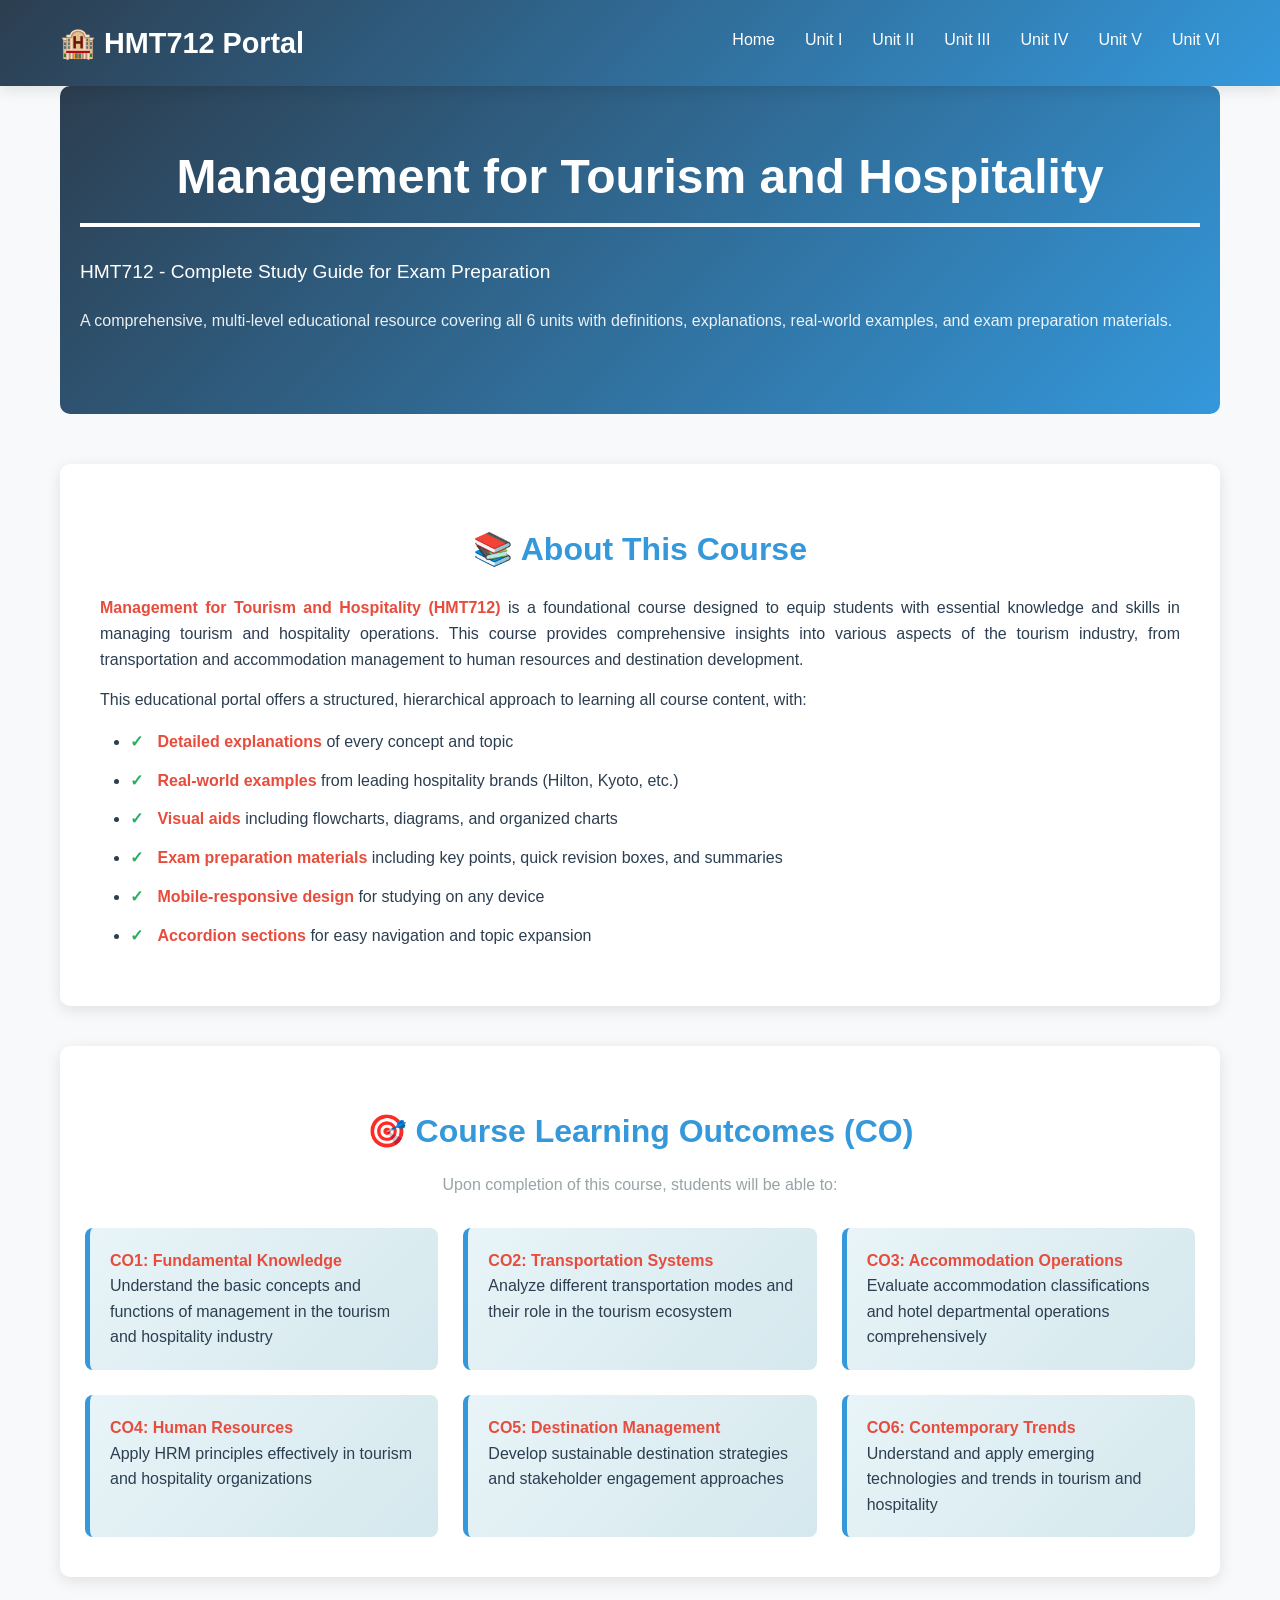
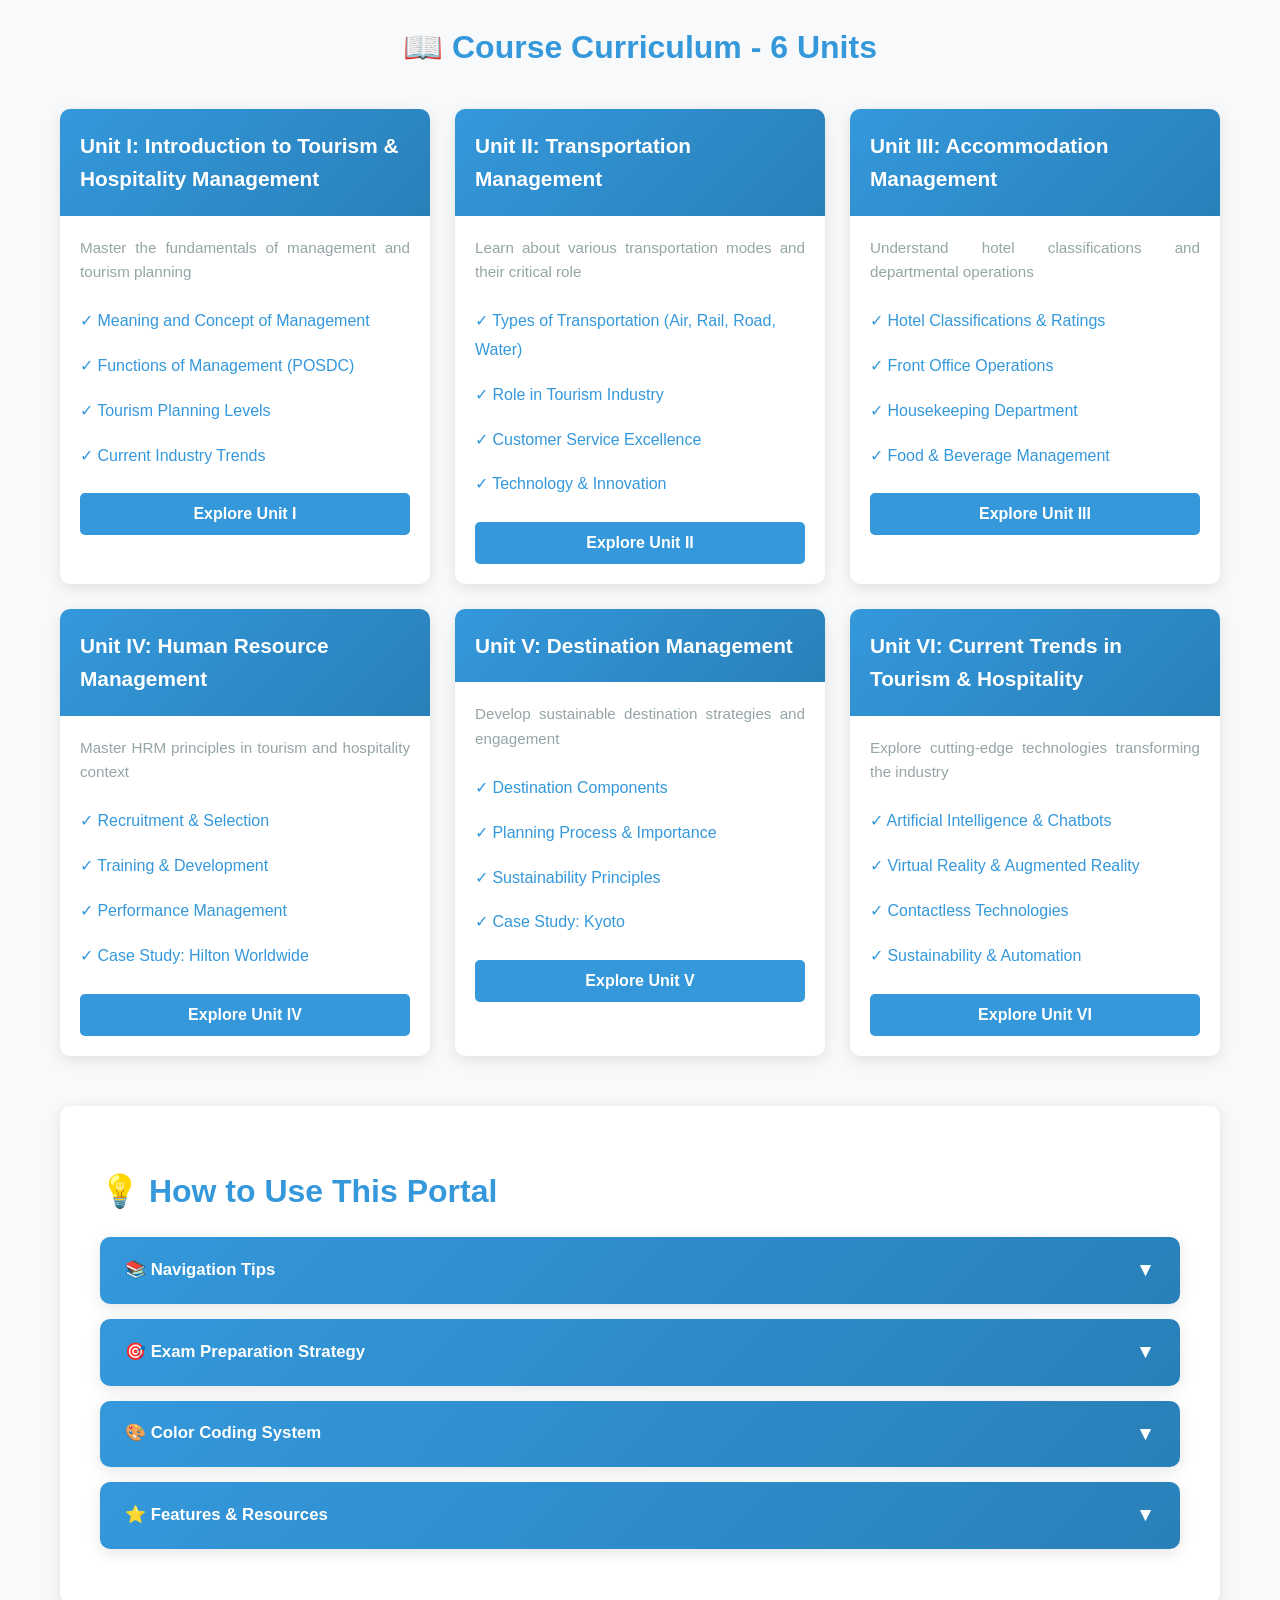
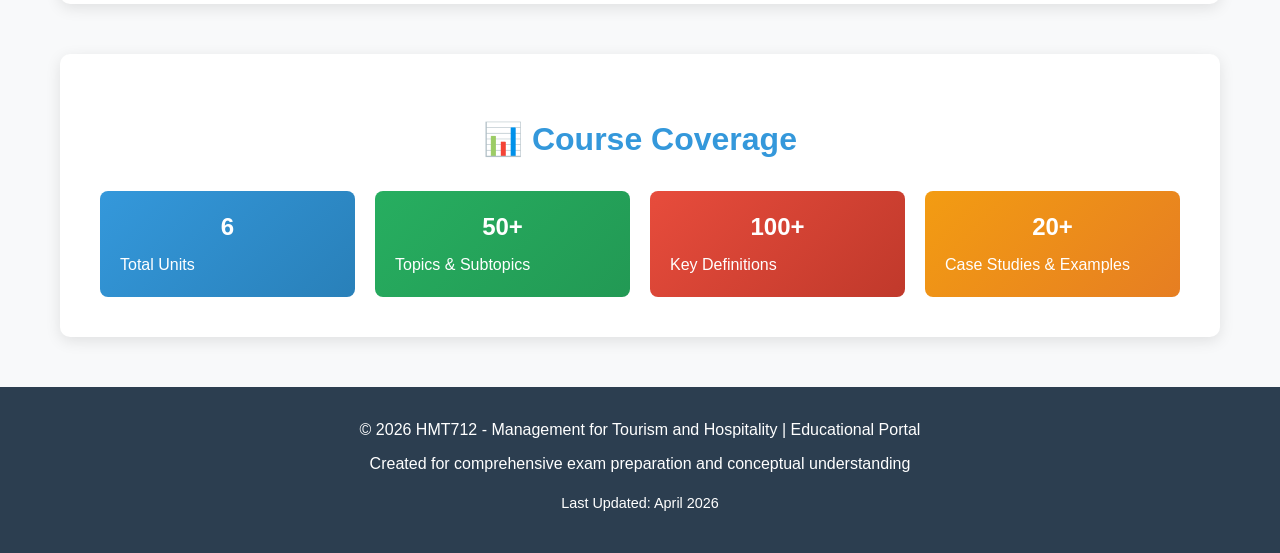
<file: index.html>
<!DOCTYPE html>
<html lang="en">

<head>
    <meta charset="UTF-8">
    <meta name="viewport" content="width=device-width, initial-scale=1.0">
    <title>Management for Tourism and Hospitality (HMT712) - Educational Portal</title>
    <link rel="stylesheet" href="assets/css/style.css">
    <meta name="description" content="Comprehensive educational website for HMT712 - Management for Tourism and Hospitality, covering 6 units with exam preparation resources">
    <meta name="keywords" content="tourism management, hospitality management, HMT712, education, exam preparation">
</head>

<body>

    <!-- Header & Navigation -->
    <header>
        <div class="header-container">
            <a href="index.html" class="logo">🏨 HMT712 Portal</a>
            <nav>
                <a href="index.html">Home</a>
                <a href="unit1.html">Unit I</a>
                <a href="unit2.html">Unit II</a>
                <a href="unit3.html">Unit III</a>
                <a href="unit4.html">Unit IV</a>
                <a href="unit5.html">Unit V</a>
                <a href="unit6.html">Unit VI</a>
            </nav>
            <button class="mobile-menu-toggle">☰</button>
        </div>
    </header>

    <!-- Main Content -->
    <main class="container">

        <!-- Hero Section -->
        <section class="hero-section">
            <h1>Management for Tourism and Hospitality</h1>
            <p>HMT712 - Complete Study Guide for Exam Preparation</p>
            <p style="font-size: 1rem; margin-top: 20px; color: rgba(255,255,255,0.9);">
                A comprehensive, multi-level educational resource covering all 6 units with definitions, explanations, real-world examples, and exam preparation materials.
            </p>
        </section>

        <!-- Course Overview -->
        <section class="unit-container" style="margin-top: 40px;">
            <h2 style="text-align: center; color: var(--secondary); margin-bottom: 25px;">📚 About This Course</h2>
            <p>
                <strong>Management for Tourism and Hospitality (HMT712)</strong> is a foundational course designed to equip students with essential knowledge and skills in managing tourism and hospitality operations. This course provides comprehensive
                insights into various aspects of the tourism industry, from transportation and accommodation management to human resources and destination development.
            </p>
            <p>
                This educational portal offers a structured, hierarchical approach to learning all course content, with:
            </p>
            <ul class="bullet-list">
                <li><strong>Detailed explanations</strong> of every concept and topic</li>
                <li><strong>Real-world examples</strong> from leading hospitality brands (Hilton, Kyoto, etc.)</li>
                <li><strong>Visual aids</strong> including flowcharts, diagrams, and organized charts</li>
                <li><strong>Exam preparation materials</strong> including key points, quick revision boxes, and summaries</li>
                <li><strong>Mobile-responsive design</strong> for studying on any device</li>
                <li><strong>Accordion sections</strong> for easy navigation and topic expansion</li>
            </ul>
        </section>

        <!-- Course Outcomes -->
        <section class="course-outcomes">
            <h2>🎯 Course Learning Outcomes (CO)</h2>
            <p style="text-align: center; color: var(--gray); margin-bottom: 30px;">
                Upon completion of this course, students will be able to:
            </p>

            <div class="outcomes-grid">
                <div class="outcome-card">
                    <strong>CO1: Fundamental Knowledge</strong>
                    <p>Understand the basic concepts and functions of management in the tourism and hospitality industry</p>
                </div>

                <div class="outcome-card">
                    <strong>CO2: Transportation Systems</strong>
                    <p>Analyze different transportation modes and their role in the tourism ecosystem</p>
                </div>

                <div class="outcome-card">
                    <strong>CO3: Accommodation Operations</strong>
                    <p>Evaluate accommodation classifications and hotel departmental operations comprehensively</p>
                </div>

                <div class="outcome-card">
                    <strong>CO4: Human Resources</strong>
                    <p>Apply HRM principles effectively in tourism and hospitality organizations</p>
                </div>

                <div class="outcome-card">
                    <strong>CO5: Destination Management</strong>
                    <p>Develop sustainable destination strategies and stakeholder engagement approaches</p>
                </div>

                <div class="outcome-card">
                    <strong>CO6: Contemporary Trends</strong>
                    <p>Understand and apply emerging technologies and trends in tourism and hospitality</p>
                </div>
            </div>
        </section>

        <!-- Units Overview -->
        <section class="units-overview">
            <h2 style="text-align: center; color: var(--secondary); margin-bottom: 40px;">📖 Course Curriculum - 6 Units</h2>

            <div class="card-grid">

                <!-- Unit I -->
                <a href="unit1.html" class="unit-card">
                    <div class="unit-card-header">Unit I: Introduction to Tourism & Hospitality Management</div>
                    <div class="unit-card-body">
                        <p>Master the fundamentals of management and tourism planning</p>
                        <ul class="topics-list">
                            <li>✓ Meaning and Concept of Management</li>
                            <li>✓ Functions of Management (POSDC)</li>
                            <li>✓ Tourism Planning Levels</li>
                            <li>✓ Current Industry Trends</li>
                        </ul>
                        <button class="btn btn-primary" style="margin-top: 15px; width: 100%;">Explore Unit I</button>
                    </div>
                </a>

                <!-- Unit II -->
                <a href="unit2.html" class="unit-card">
                    <div class="unit-card-header">Unit II: Transportation Management</div>
                    <div class="unit-card-body">
                        <p>Learn about various transportation modes and their critical role</p>
                        <ul class="topics-list">
                            <li>✓ Types of Transportation (Air, Rail, Road, Water)</li>
                            <li>✓ Role in Tourism Industry</li>
                            <li>✓ Customer Service Excellence</li>
                            <li>✓ Technology & Innovation</li>
                        </ul>
                        <button class="btn btn-primary" style="margin-top: 15px; width: 100%;">Explore Unit II</button>
                    </div>
                </a>

                <!-- Unit III -->
                <a href="unit3.html" class="unit-card">
                    <div class="unit-card-header">Unit III: Accommodation Management</div>
                    <div class="unit-card-body">
                        <p>Understand hotel classifications and departmental operations</p>
                        <ul class="topics-list">
                            <li>✓ Hotel Classifications & Ratings</li>
                            <li>✓ Front Office Operations</li>
                            <li>✓ Housekeeping Department</li>
                            <li>✓ Food & Beverage Management</li>
                        </ul>
                        <button class="btn btn-primary" style="margin-top: 15px; width: 100%;">Explore Unit III</button>
                    </div>
                </a>

                <!-- Unit IV -->
                <a href="unit4.html" class="unit-card">
                    <div class="unit-card-header">Unit IV: Human Resource Management</div>
                    <div class="unit-card-body">
                        <p>Master HRM principles in tourism and hospitality context</p>
                        <ul class="topics-list">
                            <li>✓ Recruitment & Selection</li>
                            <li>✓ Training & Development</li>
                            <li>✓ Performance Management</li>
                            <li>✓ Case Study: Hilton Worldwide</li>
                        </ul>
                        <button class="btn btn-primary" style="margin-top: 15px; width: 100%;">Explore Unit IV</button>
                    </div>
                </a>

                <!-- Unit V -->
                <a href="unit5.html" class="unit-card">
                    <div class="unit-card-header">Unit V: Destination Management</div>
                    <div class="unit-card-body">
                        <p>Develop sustainable destination strategies and engagement</p>
                        <ul class="topics-list">
                            <li>✓ Destination Components</li>
                            <li>✓ Planning Process & Importance</li>
                            <li>✓ Sustainability Principles</li>
                            <li>✓ Case Study: Kyoto</li>
                        </ul>
                        <button class="btn btn-primary" style="margin-top: 15px; width: 100%;">Explore Unit V</button>
                    </div>
                </a>

                <!-- Unit VI -->
                <a href="unit6.html" class="unit-card">
                    <div class="unit-card-header">Unit VI: Current Trends in Tourism & Hospitality</div>
                    <div class="unit-card-body">
                        <p>Explore cutting-edge technologies transforming the industry</p>
                        <ul class="topics-list">
                            <li>✓ Artificial Intelligence & Chatbots</li>
                            <li>✓ Virtual Reality & Augmented Reality</li>
                            <li>✓ Contactless Technologies</li>
                            <li>✓ Sustainability & Automation</li>
                        </ul>
                        <button class="btn btn-primary" style="margin-top: 15px; width: 100%;">Explore Unit VI</button>
                    </div>
                </a>

            </div>
        </section>

        <!-- How to Use This Portal -->
        <section class="unit-container" style="margin-top: 50px;">
            <h2 style="color: var(--secondary); margin-bottom: 25px;">💡 How to Use This Portal</h2>

            <div class="accordion">
                <div class="accordion-header">
                    <span>📚 Navigation Tips</span>
                    <span class="accordion-toggle">▼</span>
                </div>
                <div class="accordion-content">
                    <div class="accordion-body">
                        <ul class="bullet-list">
                            <li><strong>Header Navigation:</strong> Use the navigation menu to jump between units</li>
                            <li><strong>Accordion Sections:</strong> Click on blue accordion headers to expand topics</li>
                            <li><strong>Mobile Friendly:</strong> Use the hamburger menu (☰) on mobile devices</li>
                            <li><strong>Smooth Scrolling:</strong> Click any internal link for smooth navigation</li>
                            <li><strong>Responsive Design:</strong> Site works perfectly on phones, tablets, and desktops</li>
                        </ul>
                    </div>
                </div>
            </div>

            <div class="accordion">
                <div class="accordion-header">
                    <span>🎯 Exam Preparation Strategy</span>
                    <span class="accordion-toggle">▼</span>
                </div>
                <div class="accordion-content">
                    <div class="accordion-body">
                        <ol>
                            <li><strong>Read Definitions:</strong> Start with the definition boxes (blue highlighted sections) for each concept</li>
                            <li><strong>Study Explanations:</strong> Read detailed explanations with examples provided in the accordion sections</li>
                            <li><strong>Review Key Points:</strong> Pay special attention to yellow "Key Point" boxes</li>
                            <li><strong>Quick Revision:</strong> Read the green "Quick Revision" boxes at the end of each section</li>
                            <li><strong>Study Summaries:</strong> Revisit unit summaries before exams for quick recall</li>
                            <li><strong>Case Studies:</strong> Understand real-world applications through provided case studies</li>
                        </ol>
                    </div>
                </div>
            </div>

            <div class="accordion">
                <div class="accordion-header">
                    <span>🎨 Color Coding System</span>
                    <span class="accordion-toggle">▼</span>
                </div>
                <div class="accordion-content">
                    <div class="accordion-body">
                        <div class="definition" style="margin: 10px 0;">
                            <strong>Blue boxes:</strong> Definitions and conceptual foundations
                        </div>
                        <div class="key-point" style="margin: 10px 0;">
                            <strong>Yellow boxes:</strong> Important key points for exam preparation
                        </div>
                        <div class="quick-revision" style="margin: 10px 0;">
                            <strong>Green boxes:</strong> Quick revision summaries
                        </div>
                        <div class="example-box" style="margin: 10px 0;">
                            <strong>Gray boxes:</strong> Real-world examples and case studies
                        </div>
                    </div>
                </div>
            </div>

            <div class="accordion">
                <div class="accordion-header">
                    <span>⭐ Features & Resources</span>
                    <span class="accordion-toggle">▼</span>
                </div>
                <div class="accordion-content">
                    <div class="accordion-body">
                        <ul class="bullet-list">
                            <li><strong>Detailed Content:</strong> Every topic from the syllabus is covered comprehensively</li>
                            <li><strong>Real Examples:</strong> International hotel chains, destination case studies, and practical scenarios</li>
                            <li><strong>Visual Aids:</strong> Flowcharts for management functions, hotel structure diagrams, planning sequences</li>
                            <li><strong>Structured Organization:</strong> Topics are organized hierarchically for easy learning</li>
                            <li><strong>Definitions & Concepts:</strong> Clear, simple definitions followed by detailed explanations</li>
                            <li><strong>Quick Revision Boxes:</strong> Summary points at the end of major topics</li>
                            <li><strong>Mobile Optimized:</strong> Study on the go with full mobile support</li>
                        </ul>
                    </div>
                </div>
            </div>
        </section>

        <!-- Key Statistics -->
        <section class="unit-container" style="margin-top: 50px; margin-bottom: 50px;">
            <h2 style="text-align: center; color: var(--secondary);">📊 Course Coverage</h2>
            <div style="display: grid; grid-template-columns: repeat(auto-fit, minmax(200px, 1fr)); gap: 20px; margin-top: 30px;">
                <div style="text-align: center; padding: 20px; background: linear-gradient(135deg, #3498db, #2980b9); color: white; border-radius: 8px;">
                    <h3 style="color: white; margin: 0 0 10px 0;">6</h3>
                    <p style="margin: 0;">Total Units</p>
                </div>
                <div style="text-align: center; padding: 20px; background: linear-gradient(135deg, #27ae60, #229954); color: white; border-radius: 8px;">
                    <h3 style="color: white; margin: 0 0 10px 0;">50+</h3>
                    <p style="margin: 0;">Topics & Subtopics</p>
                </div>
                <div style="text-align: center; padding: 20px; background: linear-gradient(135deg, #e74c3c, #c0392b); color: white; border-radius: 8px;">
                    <h3 style="color: white; margin: 0 0 10px 0;">100+</h3>
                    <p style="margin: 0;">Key Definitions</p>
                </div>
                <div style="text-align: center; padding: 20px; background: linear-gradient(135deg, #f39c12, #e67e22); color: white; border-radius: 8px;">
                    <h3 style="color: white; margin: 0 0 10px 0;">20+</h3>
                    <p style="margin: 0;">Case Studies & Examples</p>
                </div>
            </div>
        </section>

    </main>

    <!-- Footer -->
    <footer>
        <p>&copy; 2026 HMT712 - Management for Tourism and Hospitality | Educational Portal</p>
        <p>Created for comprehensive exam preparation and conceptual understanding</p>
        <p style="font-size: 0.9rem; margin-top: 15px;">Last Updated: April 2026</p>
    </footer>

    <!-- Scroll to Top Button -->
    <button id="scrollTopBtn" style="
    display: none;
    position: fixed;
    bottom: 30px;
    right: 30px;
    background: var(--secondary);
    color: white;
    border: none;
    border-radius: 50%;
    padding: 15px;
    font-size: 1.2rem;
    cursor: pointer;
    z-index: 999;
    transition: all 0.3s;
    box-shadow: 0 4px 10px rgba(0,0,0,0.3);
  ">
    ⬆
  </button>

    <script src="assets/js/script.js"></script>
</body>

</html>
</file>
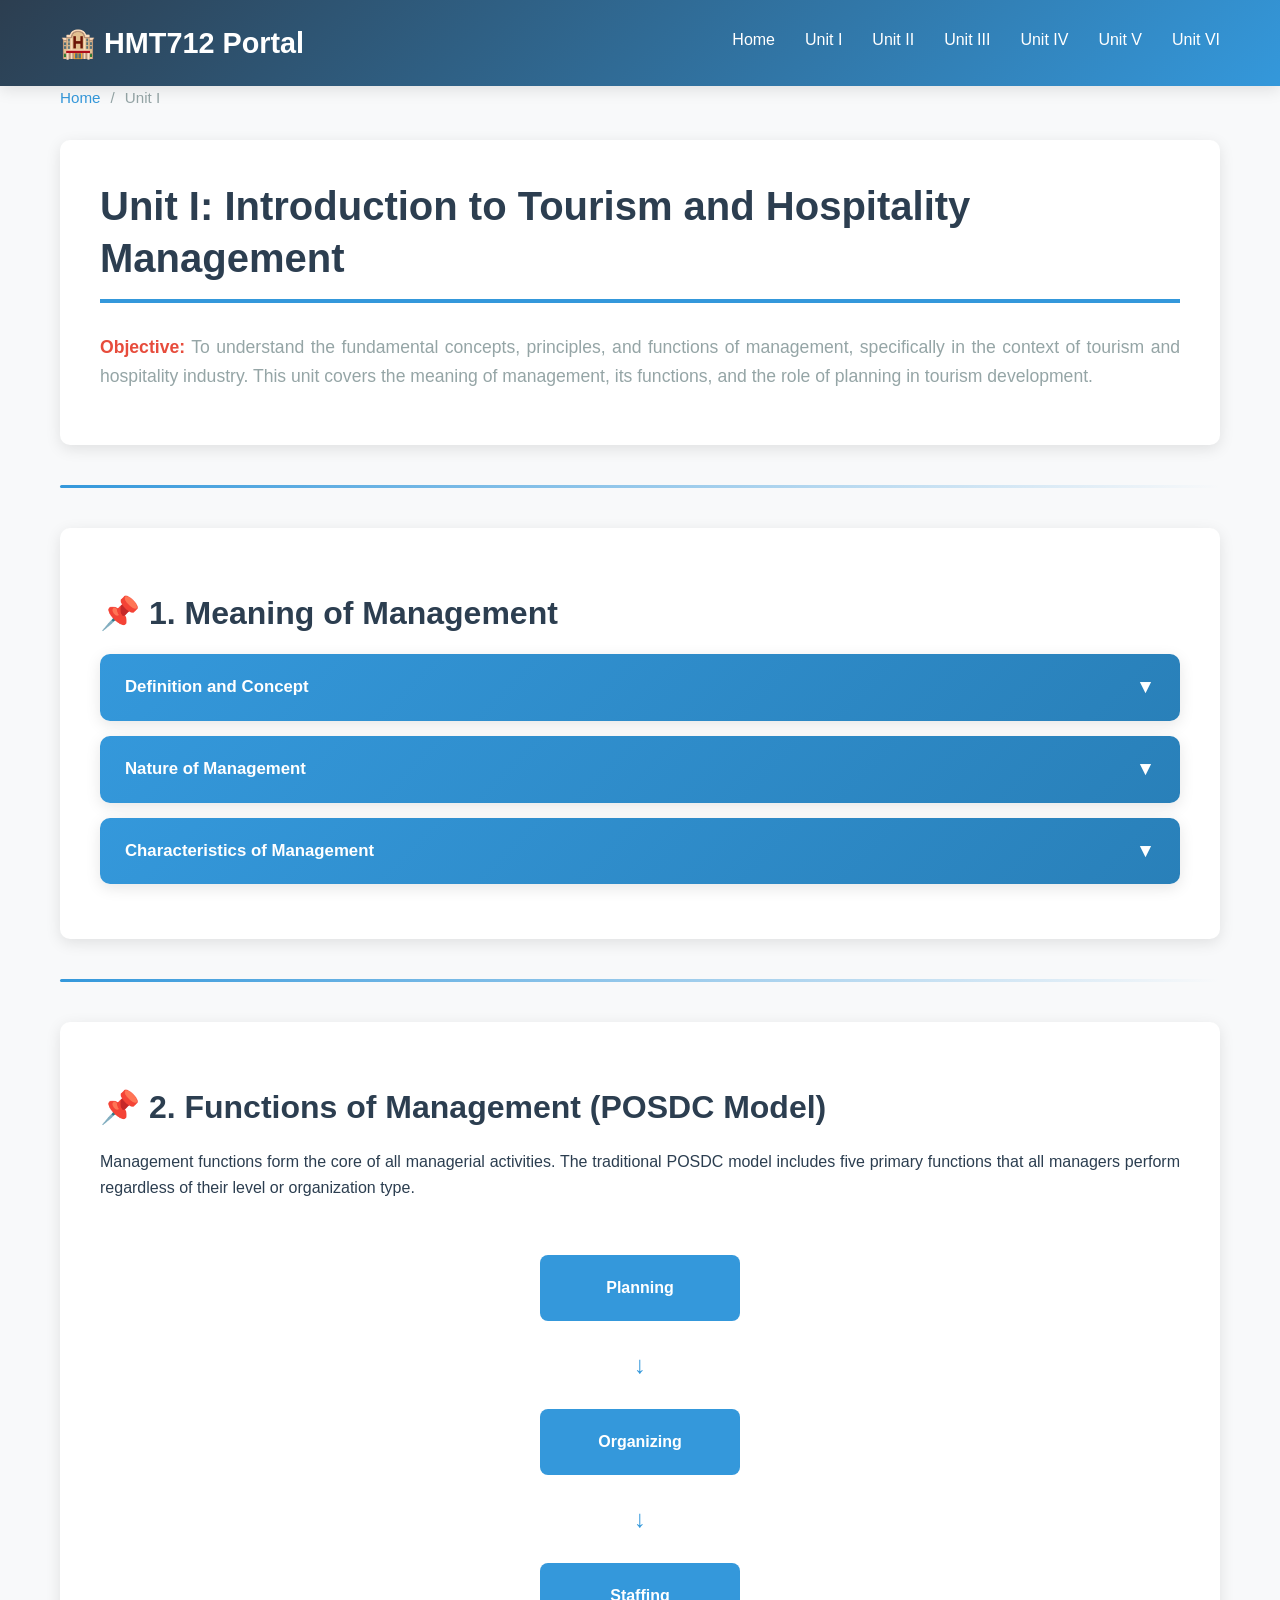
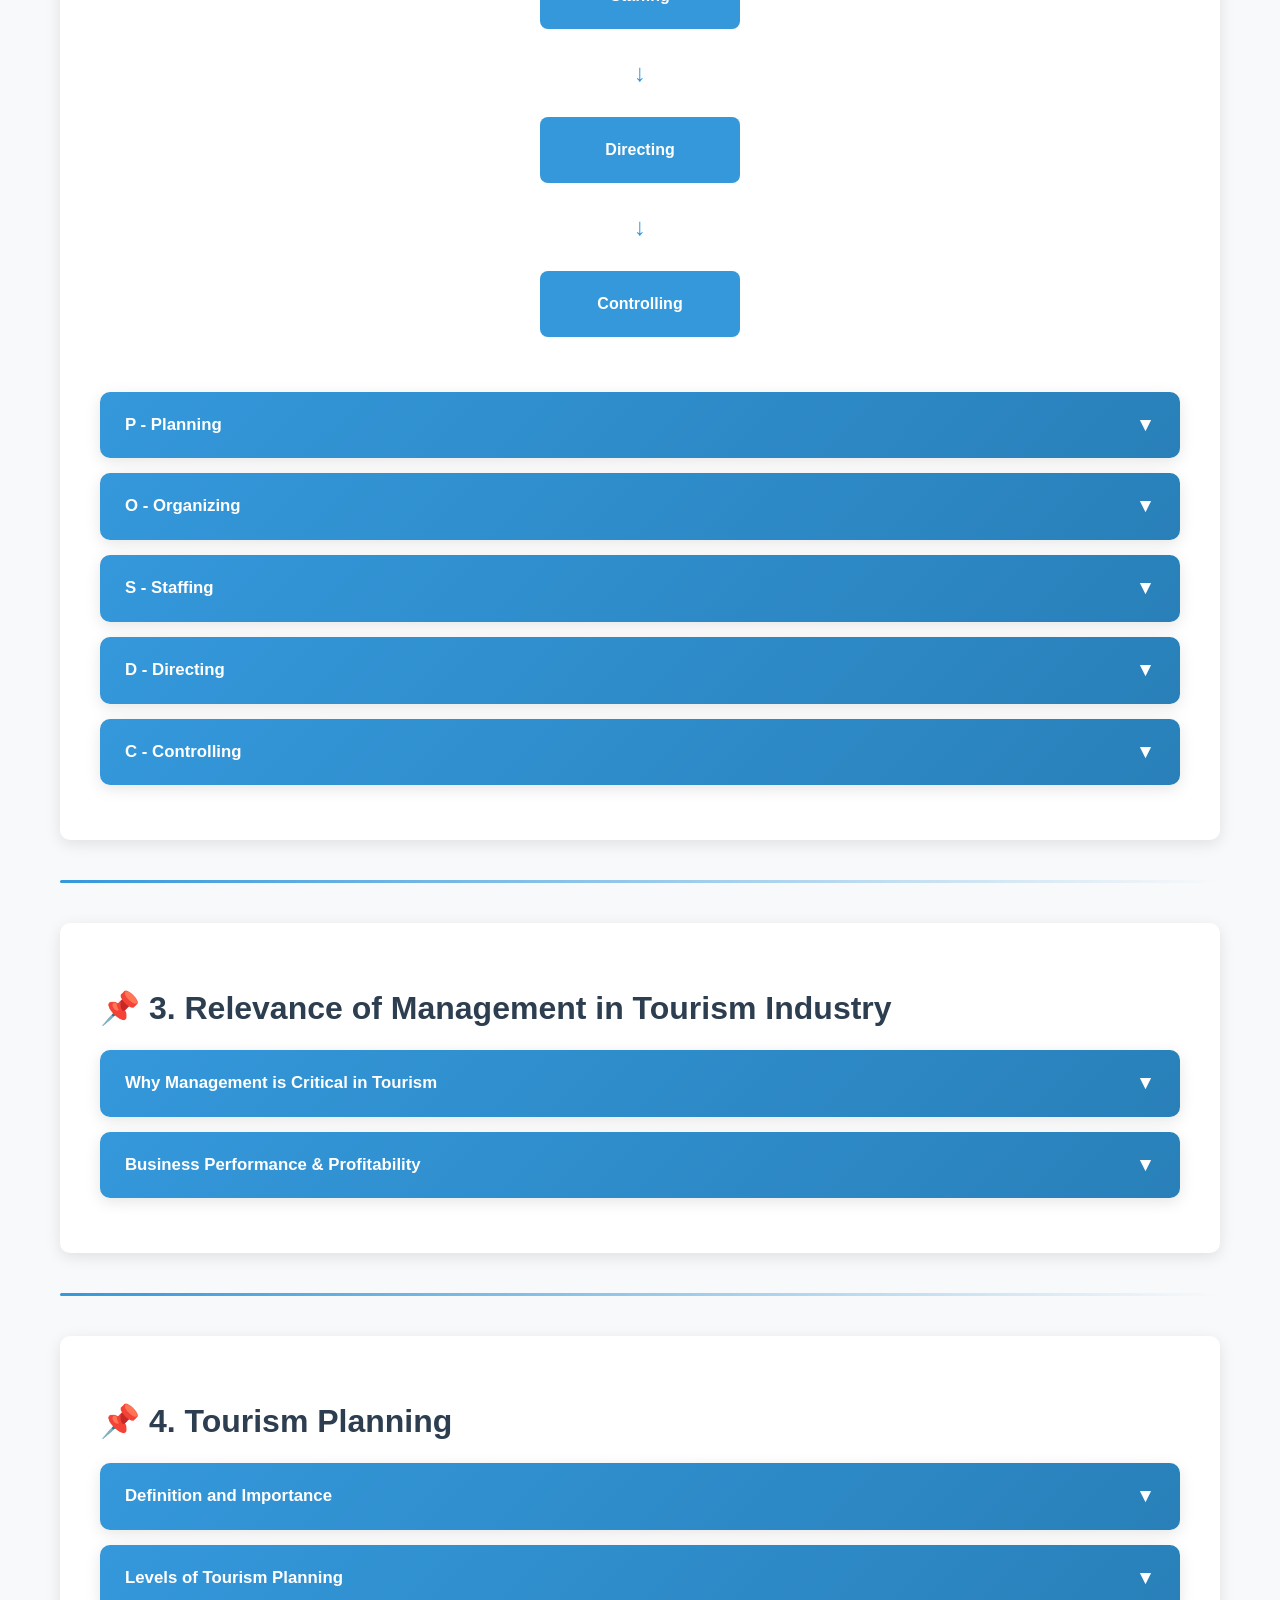
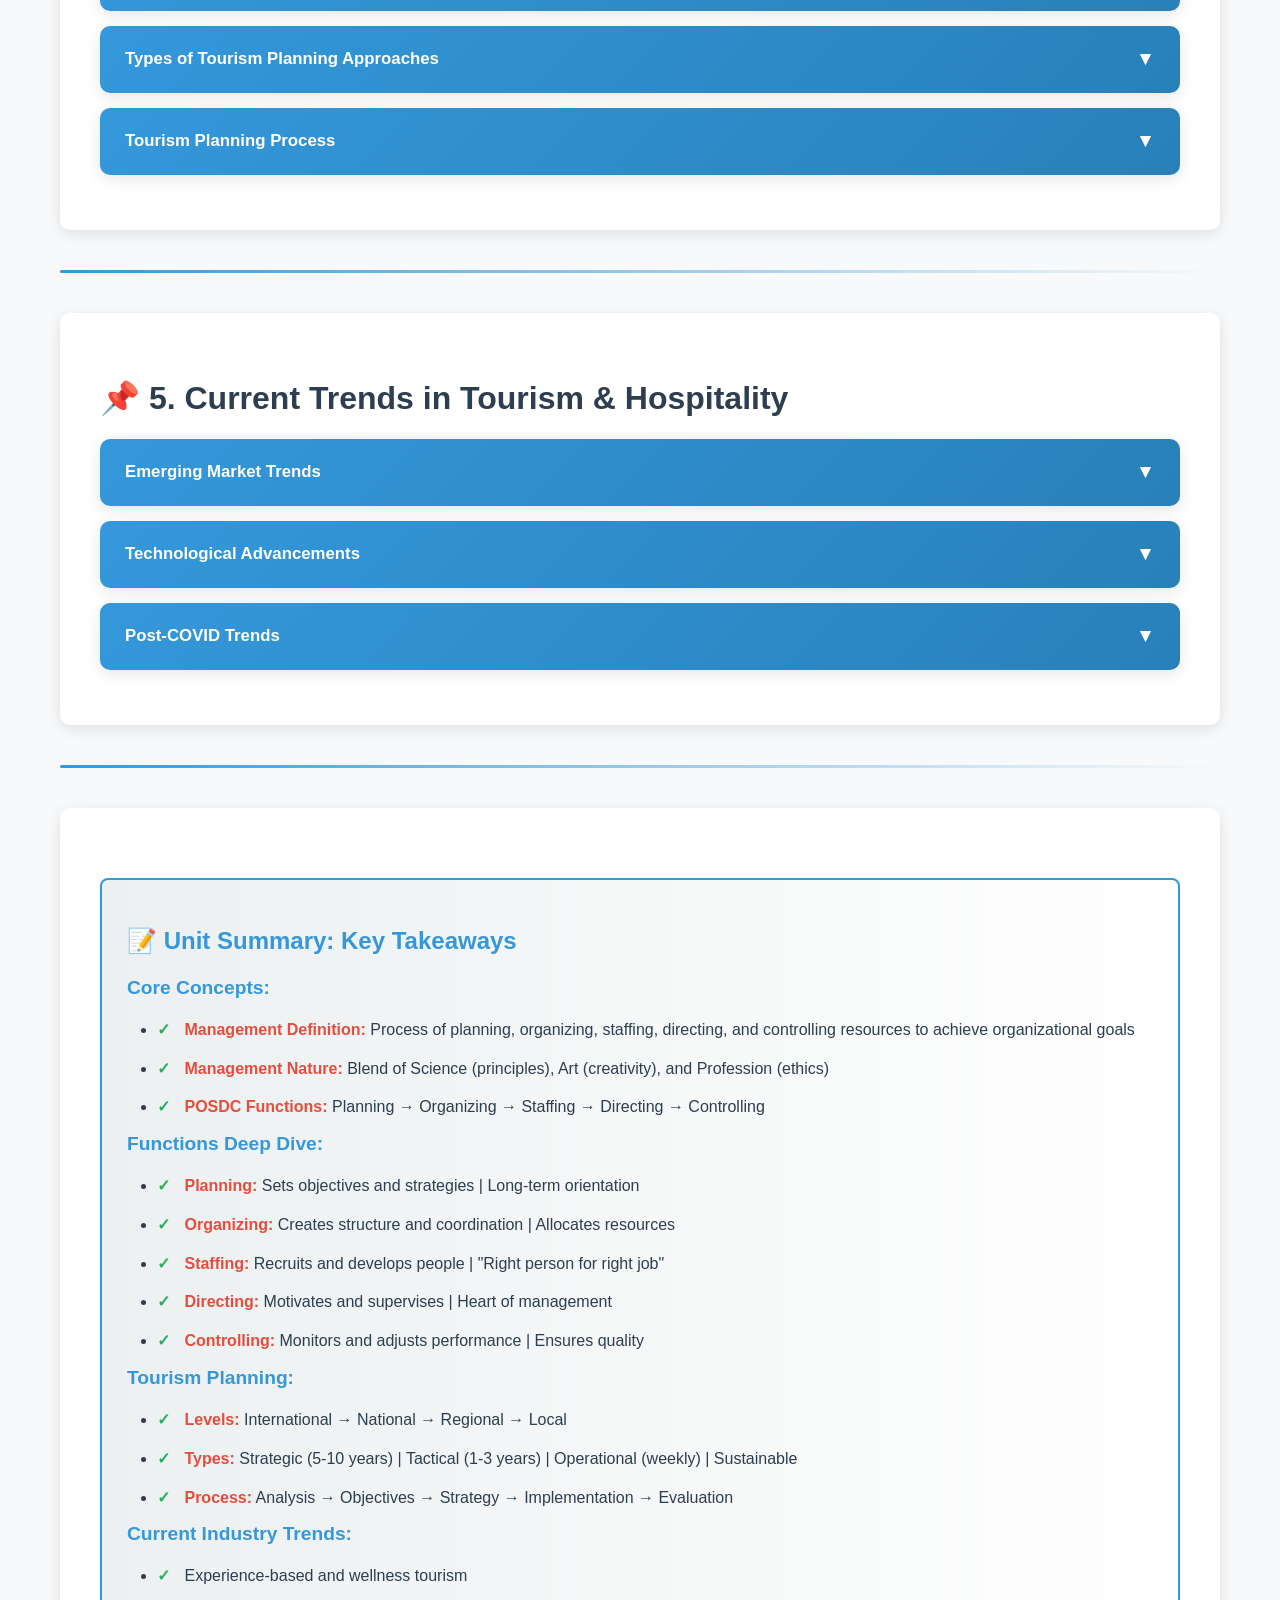
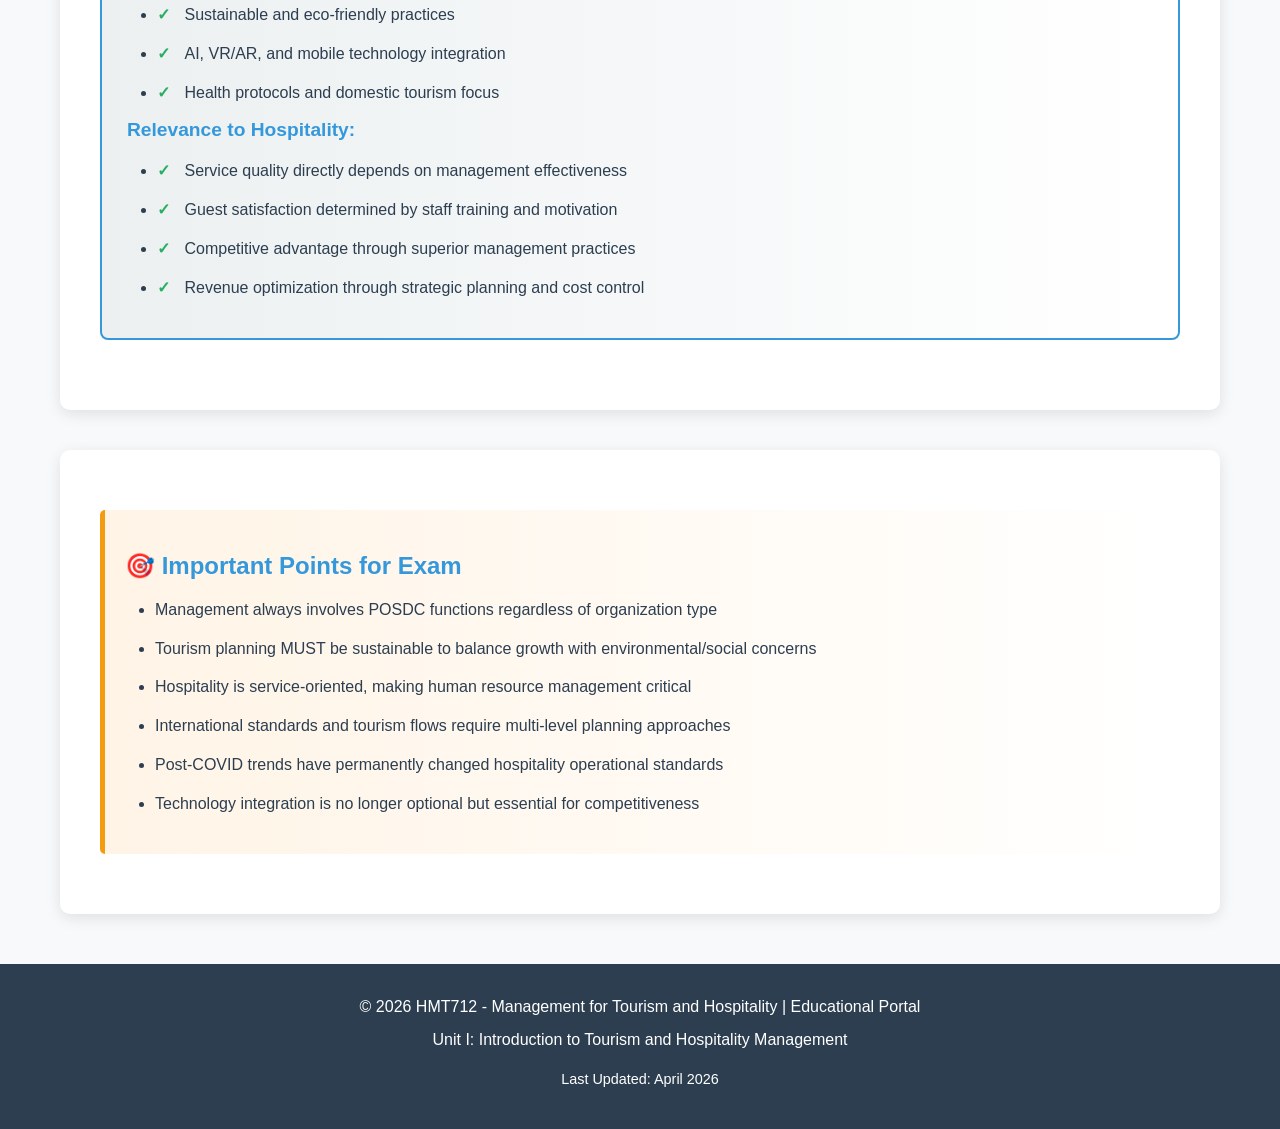
<file: unit1.html>
<!DOCTYPE html>
<html lang="en">

<head>
    <meta charset="UTF-8">
    <meta name="viewport" content="width=device-width, initial-scale=1.0">
    <title>Unit I: Introduction to Tourism and Hospitality Management - HMT712</title>
    <link rel="stylesheet" href="assets/css/style.css">
</head>

<body>

    <!-- Header & Navigation -->
    <header>
        <div class="header-container">
            <a href="index.html" class="logo">🏨 HMT712 Portal</a>
            <nav>
                <a href="index.html">Home</a>
                <a href="unit1.html">Unit I</a>
                <a href="unit2.html">Unit II</a>
                <a href="unit3.html">Unit III</a>
                <a href="unit4.html">Unit IV</a>
                <a href="unit5.html">Unit V</a>
                <a href="unit6.html">Unit VI</a>
            </nav>
            <button class="mobile-menu-toggle">☰</button>
        </div>
    </header>

    <!-- Main Content -->
    <main class="container">

        <!-- Breadcrumb -->
        <div class="breadcrumb">
            <a href="index.html">Home</a>
            <span>/</span>
            <span>Unit I</span>
        </div>

        <!-- Unit Header -->
        <div class="unit-container">
            <h1>Unit I: Introduction to Tourism and Hospitality Management</h1>
            <p style="font-size: 1.1rem; color: var(--gray); margin-top: 20px;">
                <strong>Objective:</strong> To understand the fundamental concepts, principles, and functions of management, specifically in the context of tourism and hospitality industry. This unit covers the meaning of management, its functions, and
                the role of planning in tourism development.
            </p>
        </div>

        <div class="section-divider"></div>

        <!-- Topic 1: Meaning of Management -->
        <div class="unit-container">
            <h2>📌 1. Meaning of Management</h2>

            <div class="accordion">
                <div class="accordion-header">
                    <span>Definition and Concept</span>
                    <span class="accordion-toggle">▼</span>
                </div>
                <div class="accordion-content">
                    <div class="accordion-body">
                        <div class="definition">
                            <strong>Management:</strong> Management is the process of planning, organizing, staffing, directing, and controlling the efforts of organizational members and using all other organizational resources to achieve stated organizational
                            goals.
                        </div>

                        <h4>Key Elements of Management:</h4>
                        <ul class="bullet-list">
                            <li><strong>Process-Oriented:</strong> Management is a continuous process involving multiple functions</li>
                            <li><strong>Goal-Directed:</strong> All management activities aim at achieving organizational objectives</li>
                            <li><strong>Resource Utilization:</strong> Involves efficient use of human, financial, and physical resources</li>
                            <li><strong>Systematic Approach:</strong> Follows organized, planned methods</li>
                            <li><strong>Dynamic Activity:</strong> Adapts to changing environmental conditions</li>
                        </ul>

                        <h4>Management in Tourism & Hospitality Context:</h4>
                        <p>
                            In the tourism and hospitality industry, management is the art and science of overseeing all operations of hotels, restaurants, resorts, tour agencies, and other tourism-related businesses. It ensures guest satisfaction, operational efficiency, and profitability.
                        </p>

                        <div class="example-box">
                            <strong>Example:</strong> A five-star hotel manager oversees reservation systems, room allocation, staff scheduling, quality control, and guest services—all management functions working together to deliver an excellent guest
                            experience.
                        </div>
                    </div>
                </div>
            </div>

            <div class="accordion">
                <div class="accordion-header">
                    <span>Nature of Management</span>
                    <span class="accordion-toggle">▼</span>
                </div>
                <div class="accordion-content">
                    <div class="accordion-body">
                        <h4>Is Management a Science?</h4>
                        <ul class="bullet-list">
                            <li>Management follows systematic principles and theories</li>
                            <li>It involves observation, analysis, and experimentation</li>
                            <li>Has developed universal principles applicable across organizations</li>
                            <li>Uses quantitative and qualitative data for decision-making</li>
                        </ul>

                        <h4>Is Management an Art?</h4>
                        <ul class="bullet-list">
                            <li>Requires creativity and innovation in problem-solving</li>
                            <li>Depends on individual skill, judgment, and experience</li>
                            <li>Involves interpersonal relationships and communication</li>
                            <li>Requires aesthetic sense and practical application</li>
                        </ul>

                        <h4>Is Management a Profession?</h4>
                        <ul class="bullet-list">
                            <li>Has defined body of knowledge and theory</li>
                            <li>Requires formal education and training qualifications</li>
                            <li>Governed by professional codes of ethics</li>
                            <li>Members committed to organizational and societal welfare</li>
                            <li>Professional associations help in development and standards</li>
                        </ul>

                        <div class="key-point">
                            <strong>Exam Focus:</strong> Management is a <strong>blend of Science, Art, and Profession</strong>. In tourism and hospitality, this combination is critical for balancing operational efficiency with creative guest experiences
                            and professional ethics.
                        </div>
                    </div>
                </div>
            </div>

            <div class="accordion">
                <div class="accordion-header">
                    <span>Characteristics of Management</span>
                    <span class="accordion-toggle">▼</span>
                </div>
                <div class="accordion-content">
                    <div class="accordion-body">
                        <table>
                            <thead>
                                <tr>
                                    <th>Characteristic</th>
                                    <th>Description</th>
                                    <th>Example in Hospitality</th>
                                </tr>
                            </thead>
                            <tbody>
                                <tr>
                                    <td><strong>Goal-Oriented</strong></td>
                                    <td>Directed towards achieving specific objectives</td>
                                    <td>Achieving 95% guest satisfaction rating</td>
                                </tr>
                                <tr>
                                    <td><strong>Continuous Process</strong></td>
                                    <td>Ongoing activity, never stops</td>
                                    <td>Daily operations in a hotel</td>
                                </tr>
                                <tr>
                                    <td><strong>Universal Activity</strong></td>
                                    <td>Applicable to all types of organizations</td>
                                    <td>Hotels, restaurants, tour operators</td>
                                </tr>
                                <tr>
                                    <td><strong>Multidimensional</strong></td>
                                    <td>Operates at multiple levels and functions</td>
                                    <td>Front desk, housekeeping, finance</td>
                                </tr>
                                <tr>
                                    <td><strong>Dynamic</strong></td>
                                    <td>Adapts to changes and new challenges</td>
                                    <td>Responding to COVID-related changes</td>
                                </tr>
                                <tr>
                                    <td><strong>Integrative</strong></td>
                                    <td>Brings together all resources and efforts</td>
                                    <td>Coordinating event management</td>
                                </tr>
                            </tbody>
                        </table>
                    </div>
                </div>
            </div>
        </div>

        <div class="section-divider"></div>

        <!-- Topic 2: Functions of Management -->
        <div class="unit-container">
            <h2>📌 2. Functions of Management (POSDC Model)</h2>

            <p>
                Management functions form the core of all managerial activities. The traditional POSDC model includes five primary functions that all managers perform regardless of their level or organization type.
            </p>

            <!-- Flowchart -->
            <div style="text-align: center; margin: 40px 0;">
                <div class="flowchart">
                    <div class="flow-item">Planning</div>
                    <div class="flow-arrow">↓</div>
                    <div class="flow-item">Organizing</div>
                    <div class="flow-arrow">↓</div>
                    <div class="flow-item">Staffing</div>
                    <div class="flow-arrow">↓</div>
                    <div class="flow-item">Directing</div>
                    <div class="flow-arrow">↓</div>
                    <div class="flow-item">Controlling</div>
                </div>
            </div>

            <div class="accordion">
                <div class="accordion-header">
                    <span>P - Planning</span>
                    <span class="accordion-toggle">▼</span>
                </div>
                <div class="accordion-content">
                    <div class="accordion-body">
                        <div class="definition">
                            <strong>Planning:</strong> The process of selecting organizational objectives and determining the appropriate strategies, policies, and programs necessary to achieve these objectives.
                        </div>

                        <h4>Key Features:</h4>
                        <ul class="bullet-list">
                            <li>The first and most fundamental function</li>
                            <li>Involves setting goals and objectives</li>
                            <li>Determines the best course of action</li>
                            <li>Prepares for future contingencies</li>
                        </ul>

                        <h4>Types of Planning:</h4>
                        <ul class="bullet-list">
                            <li><strong>Strategic Planning:</strong> Long-term (3-5 years) major direction</li>
                            <li><strong>Tactical Planning:</strong> Medium-term (1-2 years) specific programs</li>
                            <li><strong>Operational Planning:</strong> Short-term (daily/weekly) routine activities</li>
                        </ul>

                        <div class="example-box">
                            <strong>Hospitality Example:</strong> A hotel manager plans to increase occupancy rate to 85% (objective), decides to offer seasonal discounts (strategy), sets marketing campaigns (policy), and conducts special promotions (programs).
                        </div>

                        <div class="quick-revision">
                            <h4>Quick Notes:</h4>
                            <ul style="margin-left: 20px;">
                                <li>Planning reduces risk and uncertainty</li>
                                <li>Involves forecasting and informed decision-making</li>
                                <li>Critical for competitive advantage in tourism</li>
                            </ul>
                        </div>
                    </div>
                </div>
            </div>

            <div class="accordion">
                <div class="accordion-header">
                    <span>O - Organizing</span>
                    <span class="accordion-toggle">▼</span>
                </div>
                <div class="accordion-content">
                    <div class="accordion-body">
                        <div class="definition">
                            <strong>Organizing:</strong> The process of arranging and coordinating the efforts of the organization's members and resources to implement the strategic plans and achieve organizational objectives.
                        </div>

                        <h4>Purpose of Organizing:</h4>
                        <ul class="bullet-list">
                            <li>Creates organizational structure</li>
                            <li>Defines roles and responsibilities</li>
                            <li>Establishes reporting relationships</li>
                            <li>Allocates resources efficiently</li>
                            <li>Eliminates duplication of effort</li>
                        </ul>

                        <h4>Components of Organizing:</h4>
                        <ul class="bullet-list">
                            <li><strong>Division of Work:</strong> Breaking down tasks into departments/sections</li>
                            <li><strong>Authority & Responsibility:</strong> Delegating power and accountability</li>
                            <li><strong>Span of Control:</strong> Number of subordinates a manager supervises</li>
                            <li><strong>Coordination:</strong> Integrating all department functions</li>
                        </ul>

                        <div class="example-box">
                            <strong>Hospitality Example:</strong> A hotel organizing its structure into Front Office, Housekeeping, Food & Beverage, and Engineering departments, with a manager assigned to each, is executing the organizing function.
                        </div>

                        <div class="quick-revision">
                            <h4>Quick Notes:</h4>
                            <ul style="margin-left: 20px;">
                                <li>Organizing creates the framework for operations</li>
                                <li>Prevents conflicts and overlapping responsibilities</li>
                                <li>Essential for smooth workflow</li>
                            </ul>
                        </div>
                    </div>
                </div>
            </div>

            <div class="accordion">
                <div class="accordion-header">
                    <span>S - Staffing</span>
                    <span class="accordion-toggle">▼</span>
                </div>
                <div class="accordion-content">
                    <div class="accordion-body">
                        <div class="definition">
                            <strong>Staffing:</strong> The process of recruiting, selecting, training, and developing human resources to fill the positions created by organizational structure.
                        </div>

                        <h4>Staffing Process Steps:</h4>
                        <ol>
                            <li>Planning human resource needs</li>
                            <li>Recruiting candidates</li>
                            <li>Selecting suitable candidates</li>
                            <li>Inducting new employees</li>
                            <li>Training and development</li>
                            <li>Performance appraisal</li>
                            <li>Compensation and promotion</li>
                        </ol>

                        <h4>Staffing Challenges in Tourism/Hospitality:</h4>
                        <ul class="bullet-list">
                            <li>Seasonal employment variations</li>
                            <li>High employee turnover</li>
                            <li>Need for customer service skills</li>
                            <li>Continuous training requirements</li>
                            <li>Diverse workforce management</li>
                        </ul>

                        <div class="example-box">
                            <strong>Hospitality Example:</strong> A hotel recruiting front desk staff, conducting interviews, selecting candidates, providing training, and monitoring performance is executing staffing function.
                        </div>

                        <div class="quick-revision">
                            <h4>Quick Notes:</h4>
                            <ul style="margin-left: 20px;">
                                <li>"Right person for right job" is the goal</li>
                                <li>Quality of human resources determines service quality</li>
                                <li>Critical for hospitality success</li>
                            </ul>
                        </div>
                    </div>
                </div>
            </div>

            <div class="accordion">
                <div class="accordion-header">
                    <span>D - Directing</span>
                    <span class="accordion-toggle">▼</span>
                </div>
                <div class="accordion-content">
                    <div class="accordion-body">
                        <div class="definition">
                            <strong>Directing:</strong> The process of supervising, motivating, and guiding employees to perform their duties efficiently and to achieve organizational objectives.
                        </div>

                        <h4>Components of Directing:</h4>
                        <ul class="bullet-list">
                            <li><strong>Supervision:</strong> Overseeing work and ensuring task completion</li>
                            <li><strong>Motivation:</strong> Inspiring employees to perform their best</li>
                            <li><strong>Communication:</strong> Clear transmission of information and instructions</li>
                            <li><strong>Leadership:</strong> Guiding team towards goals</li>
                        </ul>

                        <h4>Directing Techniques:</h4>
                        <ul class="bullet-list">
                            <li>Clear job instructions</li>
                            <li>Open communication channels</li>
                            <li>Performance feedback</li>
                            <li>Positive reinforcement</li>
                            <li>Addressing conflicts promptly</li>
                            <li>Employee recognition programs</li>
                        </ul>

                        <div class="example-box">
                            <strong>Hospitality Example:</strong> A housekeeping manager directing staff on daily tasks, providing feedback on room cleanliness, motivating team through incentives, and addressing employee concerns is executing the directing
                            function.
                        </div>

                        <div class="key-point">
                            <strong>Exam Focus:</strong> Directing is often called the "heart of management" because it directly affects employee satisfaction and service quality in hospitality, which ultimately impacts guest satisfaction.
                        </div>

                        <div class="quick-revision">
                            <h4>Quick Notes:</h4>
                            <ul style="margin-left: 20px;">
                                <li>Most workers in jobs perform better with good direction</li>
                                <li>Builds employee morale and loyalty</li>
                                <li>Crucial for service excellence in hospitality</li>
                            </ul>
                        </div>
                    </div>
                </div>
            </div>

            <div class="accordion">
                <div class="accordion-header">
                    <span>C - Controlling</span>
                    <span class="accordion-toggle">▼</span>
                </div>
                <div class="accordion-content">
                    <div class="accordion-body">
                        <div class="definition">
                            <strong>Controlling:</strong> The process of monitoring organizational activities, comparing actual performance with planned performance, and taking corrective action when necessary.
                        </div>

                        <h4>Controlling Process Steps:</h4>
                        <ol>
                            <li><strong>Setting Standards:</strong> Define expected performance levels</li>
                            <li><strong>Measuring Performance:</strong> Collect actual performance data</li>
                            <li><strong>Comparing Results:</strong> Analyze variance between actual and expected</li>
                            <li><strong>Taking Corrective Action:</strong> Modify processes if needed</li>
                        </ol>

                        <h4>Types of Control:</h4>
                        <ul class="bullet-list">
                            <li><strong>Preventive Control:</strong> Prevents problems before they occur</li>
                            <li><strong>Concurrent Control:</strong> Monitoring during operations (e.g., chef checking food quality)</li>
                            <li><strong>Feedback Control:</strong> Adjusting after performance (e.g., quarterly reviews)</li>
                        </ul>

                        <h4>Control Areas in Hospitality:</h4>
                        <ul class="bullet-list">
                            <li>Quality control (room cleanliness, food standards)</li>
                            <li>Financial control (budgeting, cost management)</li>
                            <li>Inventory control (linen, food, supplies)</li>
                            <li>Performance control (guest satisfaction, staff performance)</li>
                        </ul>

                        <div class="example-box">
                            <strong>Hospitality Example:</strong> A hotel implements quality checks for room cleanliness (standard), conducts daily room inspections (measurement), identifies areas that don't meet standards (comparison), and retrains housekeeping
                            staff (corrective action).
                        </div>

                        <div class="quick-revision">
                            <h4>Quick Notes:</h4>
                            <ul style="margin-left: 20px;">
                                <li>Ensures organizational efficiency and effectiveness</li>
                                <li>Prevents waste and resource misuse</li>
                                <li>Maintains quality and service standards</li>
                            </ul>
                        </div>
                    </div>
                </div>
            </div>
        </div>

        <div class="section-divider"></div>

        <!-- Topic 3: Relevance in Tourism Industry -->
        <div class="unit-container">
            <h2>📌 3. Relevance of Management in Tourism Industry</h2>

            <div class="accordion">
                <div class="accordion-header">
                    <span>Why Management is Critical in Tourism</span>
                    <span class="accordion-toggle">▼</span>
                </div>
                <div class="accordion-content">
                    <div class="accordion-body">
                        <h4>Service-Oriented Industry:</h4>
                        <ul class="bullet-list">
                            <li>Services are intangible and must meet diverse guest expectations</li>
                            <li>Quality cannot be inspected after delivery</li>
                            <li>Management ensures consistent quality</li>
                        </ul>

                        <h4>High Customer Contact:</h4>
                        <ul class="bullet-list">
                            <li>Staff directly impacts guest experience</li>
                            <li>Management of people is paramount</li>
                            <li>Training and motivation directly affect revenue</li>
                        </ul>

                        <h4>Complex Operations:</h4>
                        <ul class="bullet-list">
                            <li>Multiple departments working simultaneously</li>
                            <li>Coordination of front and back-of-house operations</li>
                            <li>Real-time decision-making required</li>
                        </ul>

                        <h4>Competitive Environment:</h4>
                        <ul class="bullet-list">
                            <li>Fierce competition from global chains and local operators</li>
                            <li>Need for continuous innovation</li>
                            <li>Effective management ensures competitive advantage</li>
                        </ul>

                        <h4>International Standards:</h4>
                        <ul class="bullet-list">
                            <li>Guests from diverse cultures and backgrounds</li>
                            <li>Need to maintain international quality standards</li>
                            <li>Management ensures compliance and excellence</li>
                        </ul>

                        <div class="example-box">
                            <strong>Real-World Example:</strong> Marriott International's success is largely due to its excellent management systems, employee training programs, and consistent standards across properties worldwide.
                        </div>
                    </div>
                </div>
            </div>

            <div class="accordion">
                <div class="accordion-header">
                    <span>Business Performance & Profitability</span>
                    <span class="accordion-toggle">▼</span>
                </div>
                <div class="accordion-content">
                    <div class="accordion-body">
                        <h4>Revenue Generation:</h4>
                        <ul class="bullet-list">
                            <li>Effective marketing management attracts guests</li>
                            <li>Pricing strategy management maximizes revenue</li>
                            <li>Yield management techniques increase profitability</li>
                        </ul>

                        <h4>Cost Control:</h4>
                        <ul class="bullet-list">
                            <li>Inventory management reduces waste</li>
                            <li>Energy management lowers utility costs</li>
                            <li>Labor management optimizes staffing levels</li>
                        </ul>

                        <h4>Efficiency Improvement:</h4>
                        <ul class="bullet-list">
                            <li>Process optimization reduces turnaround time</li>
                            <li>Technology integration streamlines operations</li>
                            <li>Standard procedures ensure consistency</li>
                        </ul>

                        <div class="key-point">
                            <strong>Key Metric in Hospitality:</strong> RevPAR (Revenue Per Available Room) is directly influenced by management decisions in pricing, occupancy, and operational efficiency.
                        </div>
                    </div>
                </div>
            </div>
        </div>

        <div class="section-divider"></div>

        <!-- Topic 4: Tourism Planning -->
        <div class="unit-container">
            <h2>📌 4. Tourism Planning</h2>

            <div class="accordion">
                <div class="accordion-header">
                    <span>Definition and Importance</span>
                    <span class="accordion-toggle">▼</span>
                </div>
                <div class="accordion-content">
                    <div class="accordion-body">
                        <div class="definition">
                            <strong>Tourism Planning:</strong> A systematic and integrated process of formulating strategies, policies, and programs for tourism development to achieve specific economic, social, cultural, and environmental objectives.
                        </div>

                        <h4>Why Tourism Planning is Important:</h4>
                        <ul class="bullet-list">
                            <li><strong>Sustainable Development:</strong> Balances tourism growth with environmental protection</li>
                            <li><strong>Economic Benefits:</strong> Maximizes income for government, businesses, and communities</li>
                            <li><strong>Employment Creation:</strong> Generates jobs in multiple sectors</li>
                            <li><strong>Infrastructure Development:</strong> Improves roads, utilities, and facilities</li>
                            <li><strong>Cultural Preservation:</strong> Protects heritage while allowing tourism access</li>
                            <li><strong>Social Welfare:</strong> Improves living standards through tourism revenue</li>
                            <li><strong>Resource Management:</strong> Ensures efficient use of natural and human resources</li>
                            <li><strong>Conflict Prevention:</strong> Addresses competing interests of stakeholders</li>
                        </ul>

                        <div class="example-box">
                            <strong>Example:</strong> Thailand's tourism planning established zones for beach tourism (Phuket, Krabi), cultural tourism (Bangkok, Ayutthaya), and adventure tourism (Northern regions), enabling coordinated development while
                            preserving each area's character.
                        </div>
                    </div>
                </div>
            </div>

            <div class="accordion">
                <div class="accordion-header">
                    <span>Levels of Tourism Planning</span>
                    <span class="accordion-toggle">▼</span>
                </div>
                <div class="accordion-content">
                    <div class="accordion-body">
                        <table>
                            <thead>
                                <tr>
                                    <th>Level</th>
                                    <th>Scope</th>
                                    <th>Authority</th>
                                    <th>Focus</th>
                                    <th>Timeframe</th>
                                </tr>
                            </thead>
                            <tbody>
                                <tr>
                                    <td><strong>International</strong></td>
                                    <td>Multiple countries/regions</td>
                                    <td>International organizations (UNWTO, WTO)</td>
                                    <td>Global tourism flows, standards</td>
                                    <td>10-20 years</td>
                                </tr>
                                <tr>
                                    <td><strong>National</strong></td>
                                    <td>Entire country</td>
                                    <td>National government/ministry</td>
                                    <td>Country-wide tourism strategy, policies</td>
                                    <td>5-10 years</td>
                                </tr>
                                <tr>
                                    <td><strong>Regional</strong></td>
                                    <td>States/provinces/regions</td>
                                    <td>Regional authorities</td>
                                    <td>Regional attractions, development</td>
                                    <td>3-5 years</td>
                                </tr>
                                <tr>
                                    <td><strong>Local/Destination</strong></td>
                                    <td>Cities, towns, specific attractions</td>
                                    <td>Local government, destination management organizations</td>
                                    <td>Local tourism development, community benefits</td>
                                    <td>1-3 years</td>
                                </tr>
                            </tbody>
                        </table>

                        <div class="example-box">
                            <strong>Example:</strong> In India:
                            <ul style="margin-top: 10px; margin-left: 20px;">
                                <li><strong>International:</strong> India participating in UN Sustainable Tourism goals</li>
                                <li><strong>National:</strong> "Incredible India" campaign, Ministry of Tourism policies</li>
                                <li><strong>Regional:</strong> Goa tourism strategy, Kerala backwater tourism</li>
                                <li><strong>Local:</strong> Udaipur city tourism plan, Hawa Mahal management, Jaipur</li>
                            </ul>
                        </div>
                    </div>
                </div>
            </div>

            <div class="accordion">
                <div class="accordion-header">
                    <span>Types of Tourism Planning Approaches</span>
                    <span class="accordion-toggle">▼</span>
                </div>
                <div class="accordion-content">
                    <div class="accordion-body">
                        <h4>1. Strategic Tourism Planning</h4>
                        <ul class="bullet-list">
                            <li><strong>Focus:</strong> Long-term vision and major direction</li>
                            <li><strong>Timeframe:</strong> 5-10 years</li>
                            <li><strong>Examples:</strong> "Make in India" tourism strategy, destination branding</li>
                            <li><strong>Key Elements:</strong> Market research, competitive analysis, positioning</li>
                        </ul>

                        <h4>2. Tactical Planning</h4>
                        <ul class="bullet-list">
                            <li><strong>Focus:</strong> Medium-term operational strategies</li>
                            <li><strong>Timeframe:</strong> 1-3 years</li>
                            <li><strong>Examples:</strong> Marketing campaigns, event organization, infrastructure projects</li>
                            <li><strong>Key Elements:</strong> Budget allocation, resource deployment</li>
                        </ul>

                        <h4>3. Operational Planning</h4>
                        <ul class="bullet-list">
                            <li><strong>Focus:</strong> Day-to-day activities and short-term goals</li>
                            <li><strong>Timeframe:</strong> Weekly to monthly</li>
                            <li><strong>Examples:</strong> Tour guide schedules, event logistics, daily operations</li>
                            <li><strong>Key Elements:</strong> Task assignments, quality control</li>
                        </ul>

                        <h4>4. Sustainable Tourism Planning</h4>
                        <ul class="bullet-list">
                            <li><strong>Focus:</strong> Balancing tourism growth with environmental and social responsibility</li>
                            <li><strong>Key Principles:</strong></li>
                            <ul style="margin-left: 20px;">
                                <li>Environmental conservation</li>
                                <li>Community participation</li>
                                <li>Economic viability</li>
                                <li>Cultural preservation</li>
                            </ul>
                            <li><strong>Examples:</strong> Eco-tourism zones, community-based tourism, heritage conservation</li>
                        </ul>

                        <div class="key-point">
                            <strong>Exam Focus:</strong> Sustainable Tourism Planning is increasingly important given global environmental concerns and UNESCO guidelines for responsible tourism.
                        </div>
                    </div>
                </div>
            </div>

            <div class="accordion">
                <div class="accordion-header">
                    <span>Tourism Planning Process</span>
                    <span class="accordion-toggle">▼</span>
                </div>
                <div class="accordion-content">
                    <div class="accordion-body">
                        <div style="text-align: center; margin: 30px 0;">
                            <div class="flowchart">
                                <div class="flow-item">1. Situation Analysis</div>
                                <div class="flow-arrow">↓</div>
                                <div class="flow-item">2. Objective Setting</div>
                                <div class="flow-arrow">↓</div>
                                <div class="flow-item">3. Strategy Formulation</div>
                                <div class="flow-arrow">↓</div>
                                <div class="flow-item">4. Implementation</div>
                                <div class="flow-arrow">↓</div>
                                <div class="flow-item">5. Monitoring & Evaluation</div>
                            </div>
                        </div>

                        <h4>Detailed Steps:</h4>
                        <ol>
                            <li>
                                <strong>Situation Analysis:</strong>
                                <ul style="margin-top: 5px; margin-left: 20px;">
                                    <li>Assess current tourism status</li>
                                    <li>Analyze resources and attractions</li>
                                    <li>Identify market opportunities</li>
                                    <li>Study competitive landscape</li>
                                </ul>
                            </li>
                            <li>
                                <strong>Objective Setting:</strong>
                                <ul style="margin-top: 5px; margin-left: 20px;">
                                    <li>Define short and long-term goals</li>
                                    <li>Set visitor targets</li>
                                    <li>Revenue expectations</li>
                                    <li>Employment goals</li>
                                </ul>
                            </li>
                            <li>
                                <strong>Strategy Formulation:</strong>
                                <ul style="margin-top: 5px; margin-left: 20px;">
                                    <li>Develop tourism products</li>
                                    <li>Marketing strategies</li>
                                    <li>Infrastructure development</li>
                                    <li>Investment plans</li>
                                </ul>
                            </li>
                            <li>
                                <strong>Implementation:</strong>
                                <ul style="margin-top: 5px; margin-left: 20px;">
                                    <li>Execute strategies</li>
                                    <li>Allocate resources</li>
                                    <li>Monitor progress</li>
                                    <li>Address challenges</li>
                                </ul>
                            </li>
                            <li>
                                <strong>Monitoring & Evaluation:</strong>
                                <ul style="margin-top: 5px; margin-left: 20px;">
                                    <li>Measure outcomes</li>
                                    <li>Evaluate effectiveness</li>
                                    <li>Make adjustments</li>
                                    <li>Plan for next phase</li>
                                </ul>
                            </li>
                        </ol>
                    </div>
                </div>
            </div>
        </div>

        <div class="section-divider"></div>

        <!-- Topic 5: Current Trends in Tourism -->
        <div class="unit-container">
            <h2>📌 5. Current Trends in Tourism & Hospitality</h2>

            <div class="accordion">
                <div class="accordion-header">
                    <span>Emerging Market Trends</span>
                    <span class="accordion-toggle">▼</span>
                </div>
                <div class="accordion-content">
                    <div class="accordion-body">
                        <h4>1. Experience-Based Tourism</h4>
                        <ul class="bullet-list">
                            <li>Travelers seeking unique experiences over material possessions</li>
                            <li>Activities like adventure tourism, cultural immersion, wellness retreats</li>
                            <li>Emphasis on storytelling and personal connection</li>
                        </ul>

                        <h4>2. Health and Wellness Tourism</h4>
                        <ul class="bullet-list">
                            <li>Growth in spa, yoga, meditation, and wellness centers</li>
                            <li>Medical tourism for treatments at competitive costs</li>
                            <li>Fitness and active holiday packages</li>
                        </ul>

                        <h4>3. Sustainable and Eco-Tourism</h4>
                        <ul class="bullet-list">
                            <li>Conscious travelers choosing environmentally responsible options</li>
                            <li>Green accommodations and carbon-neutral travel</li>
                            <li>Community-based and responsible tourism initiatives</li>
                        </ul>

                        <h4>4. Adventure and Experiential Tourism</h4>
                        <ul class="bullet-list">
                            <li>Trekking, rock climbing, parasailing, and adventure sports</li>
                            <li>Nature-based tourism and wildlife observation</li>
                            <li>Off-the-beaten-path destinations</li>
                        </ul>

                        <h4>5. Digital and Solo Travel</h4>
                        <ul class="bullet-list">
                            <li>Solo travelers and flexible itineraries</li>
                            <li>Digital nomad lifestyle and long-term stays</li>
                            <li>Remote work accommodation offerings</li>
                        </ul>

                        <div class="example-box">
                            <strong>Example:</strong> The rise of eco-resorts in Costa Rica that focus on sustainable practices, wildlife conservation, and providing authentic local experiences while maintaining environmental integrity.
                        </div>
                    </div>
                </div>
            </div>

            <div class="accordion">
                <div class="accordion-header">
                    <span>Technological Advancements</span>
                    <span class="accordion-toggle">▼</span>
                </div>
                <div class="accordion-content">
                    <div class="accordion-body">
                        <h4>1. Digital Booking and AI</h4>
                        <ul class="bullet-list">
                            <li>All-in-one booking platforms (Booking.com, Expedia, Airbnb)</li>
                            <li>AI-powered recommendations and personalization</li>
                            <li>Chatbots for customer service</li>
                        </ul>

                        <h4>2. Virtual and Augmented Reality</h4>
                        <ul class="bullet-list">
                            <li>Virtual tours of properties before booking</li>
                            <li>VR destination exploration</li>
                            <li>AR-enhanced on-site experiences</li>
                        </ul>

                        <h4>3. Mobile-First Solutions</h4>
                        <ul class="bullet-list">
                            <li>Mobile check-in and key systems</li>
                            <li>Travel apps for planning and navigation</li>
                            <li>Mobile payment systems</li>
                        </ul>

                        <h4>4. Big Data and Analytics</h4>
                        <ul class="bullet-list">
                            <li>Analyzing travel patterns and preferences</li>
                            <li>Predictive analytics for demand forecasting</li>
                            <li>Personalized marketing campaigns</li>
                        </ul>

                        <div class="key-point">
                            <strong>Current Impact:</strong> COVID-19 accelerated digital transformation, making touchless solutions, remote bookings, and virtual experiences essential in hospitality.
                        </div>
                    </div>
                </div>
            </div>

            <div class="accordion">
                <div class="accordion-header">
                    <span>Post-COVID Trends</span>
                    <span class="accordion-toggle">▼</span>
                </div>
                <div class="accordion-content">
                    <div class="accordion-body">
                        <h4>1. Hygiene and Health Protocols</h4>
                        <ul class="bullet-list">
                            <li>Enhanced cleanliness standards and certifications</li>
                            <li>Hand sanitizer stations and contactless surfaces</li>
                            <li>Health and safety communication as marketing tool</li>
                        </ul>

                        <h4>2. Domestic Tourism Growth</h4>
                        <ul class="bullet-list">
                            <li>Travel restrictions shifted focus to domestic markets</li>
                            <li>Development of nearby attractions and experiences</li>
                            <li>Regional tourism promotion</li>
                        </ul>

                        <h4>3. Flexibility and Cancellation Policies</h4>
                        <ul class="bullet-list">
                            <li>More lenient booking and cancellation terms</li>
                            <li>Travel insurance becoming standard</li>
                            <li>Flexible refund policies</li>
                        </ul>

                        <h4>4. Distributed Tourism</h4>
                        <ul class="bullet-list">
                            <li>Reduced reliance on mass tourism destinations</li>
                            <li>Spread of visitors to secondary and tertiary cities</li>
                            <li>Less crowded experiences preferred</li>
                        </ul>

                        <div class="example-box">
                            <strong>Example:</strong> Many international hotel chains implemented "Safe & Clean" certifications (Marriott, Hilton) to reassure guests about hygiene standards post-COVID.
                        </div>
                    </div>
                </div>
            </div>
        </div>

        <div class="section-divider"></div>

        <!-- Unit Summary -->
        <div class="unit-container">
            <div class="summary-box">
                <h3>📝 Unit Summary: Key Takeaways</h3>

                <h4>Core Concepts:</h4>
                <ul class="bullet-list">
                    <li><strong>Management Definition:</strong> Process of planning, organizing, staffing, directing, and controlling resources to achieve organizational goals</li>
                    <li><strong>Management Nature:</strong> Blend of Science (principles), Art (creativity), and Profession (ethics)</li>
                    <li><strong>POSDC Functions:</strong> Planning → Organizing → Staffing → Directing → Controlling</li>
                </ul>

                <h4>Functions Deep Dive:</h4>
                <ul class="bullet-list">
                    <li><strong>Planning:</strong> Sets objectives and strategies | Long-term orientation</li>
                    <li><strong>Organizing:</strong> Creates structure and coordination | Allocates resources</li>
                    <li><strong>Staffing:</strong> Recruits and develops people | "Right person for right job"</li>
                    <li><strong>Directing:</strong> Motivates and supervises | Heart of management</li>
                    <li><strong>Controlling:</strong> Monitors and adjusts performance | Ensures quality</li>
                </ul>

                <h4>Tourism Planning:</h4>
                <ul class="bullet-list">
                    <li><strong>Levels:</strong> International → National → Regional → Local</li>
                    <li><strong>Types:</strong> Strategic (5-10 years) | Tactical (1-3 years) | Operational (weekly) | Sustainable</li>
                    <li><strong>Process:</strong> Analysis → Objectives → Strategy → Implementation → Evaluation</li>
                </ul>

                <h4>Current Industry Trends:</h4>
                <ul class="bullet-list">
                    <li>Experience-based and wellness tourism</li>
                    <li>Sustainable and eco-friendly practices</li>
                    <li>AI, VR/AR, and mobile technology integration</li>
                    <li>Health protocols and domestic tourism focus</li>
                </ul>

                <h4>Relevance to Hospitality:</h4>
                <ul class="bullet-list">
                    <li>Service quality directly depends on management effectiveness</li>
                    <li>Guest satisfaction determined by staff training and motivation</li>
                    <li>Competitive advantage through superior management practices</li>
                    <li>Revenue optimization through strategic planning and cost control</li>
                </ul>
            </div>
        </div>

        <!-- Key Points for Exam -->
        <div class="unit-container" style="margin-top: 30px;">
            <div class="key-point">
                <h3>🎯 Important Points for Exam</h3>
                <ul>
                    <li>Management always involves POSDC functions regardless of organization type</li>
                    <li>Tourism planning MUST be sustainable to balance growth with environmental/social concerns</li>
                    <li>Hospitality is service-oriented, making human resource management critical</li>
                    <li>International standards and tourism flows require multi-level planning approaches</li>
                    <li>Post-COVID trends have permanently changed hospitality operational standards</li>
                    <li>Technology integration is no longer optional but essential for competitiveness</li>
                </ul>
            </div>
        </div>

    </main>

    <!-- Footer -->
    <footer>
        <p>&copy; 2026 HMT712 - Management for Tourism and Hospitality | Educational Portal</p>
        <p>Unit I: Introduction to Tourism and Hospitality Management</p>
        <p style="font-size: 0.9rem; margin-top: 15px;">Last Updated: April 2026</p>
    </footer>

    <!-- Scroll to Top Button -->
    <button id="scrollTopBtn" style="
    display: none;
    position: fixed;
    bottom: 30px;
    right: 30px;
    background: var(--secondary);
    color: white;
    border: none;
    border-radius: 50%;
    padding: 15px;
    font-size: 1.2rem;
    cursor: pointer;
    z-index: 999;
    transition: all 0.3s;
    box-shadow: 0 4px 10px rgba(0,0,0,0.3);
  ">
    ⬆
  </button>

    <script src="assets/js/script.js"></script>
</body>

</html>
</file>
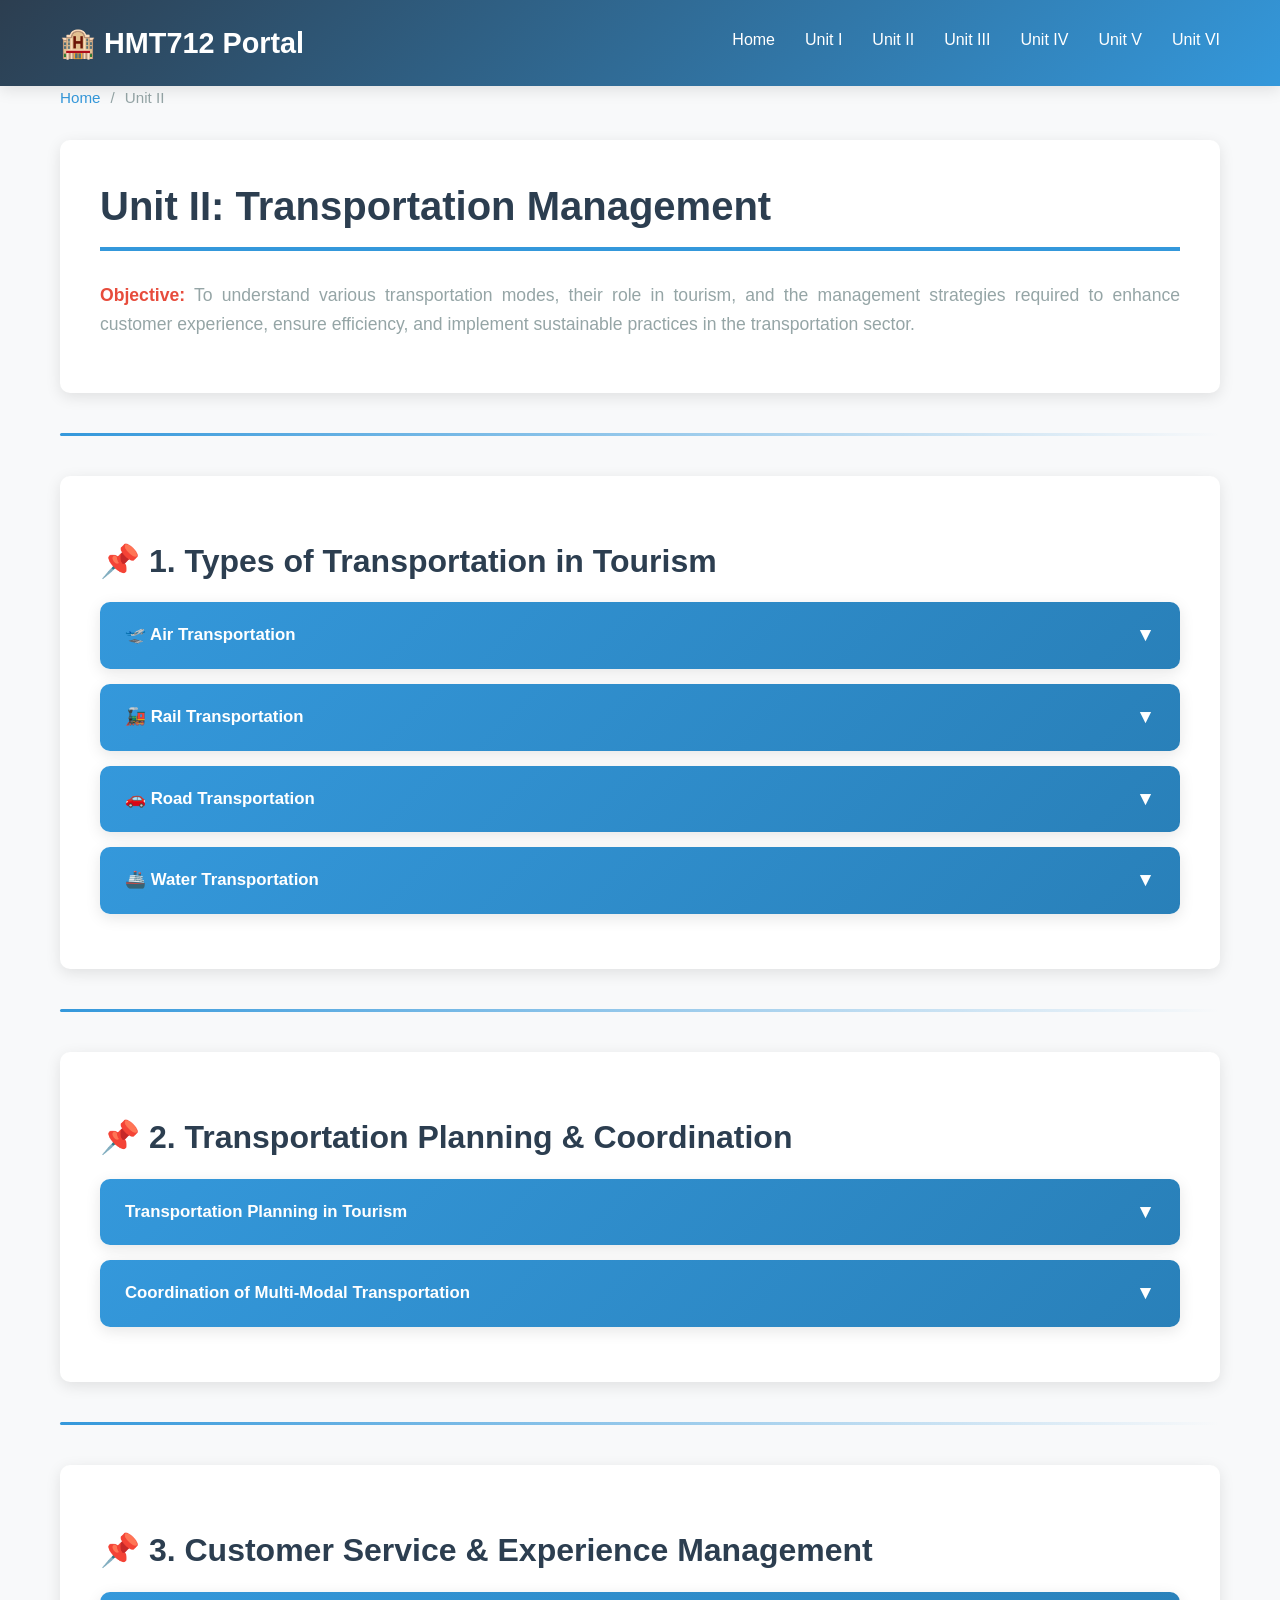
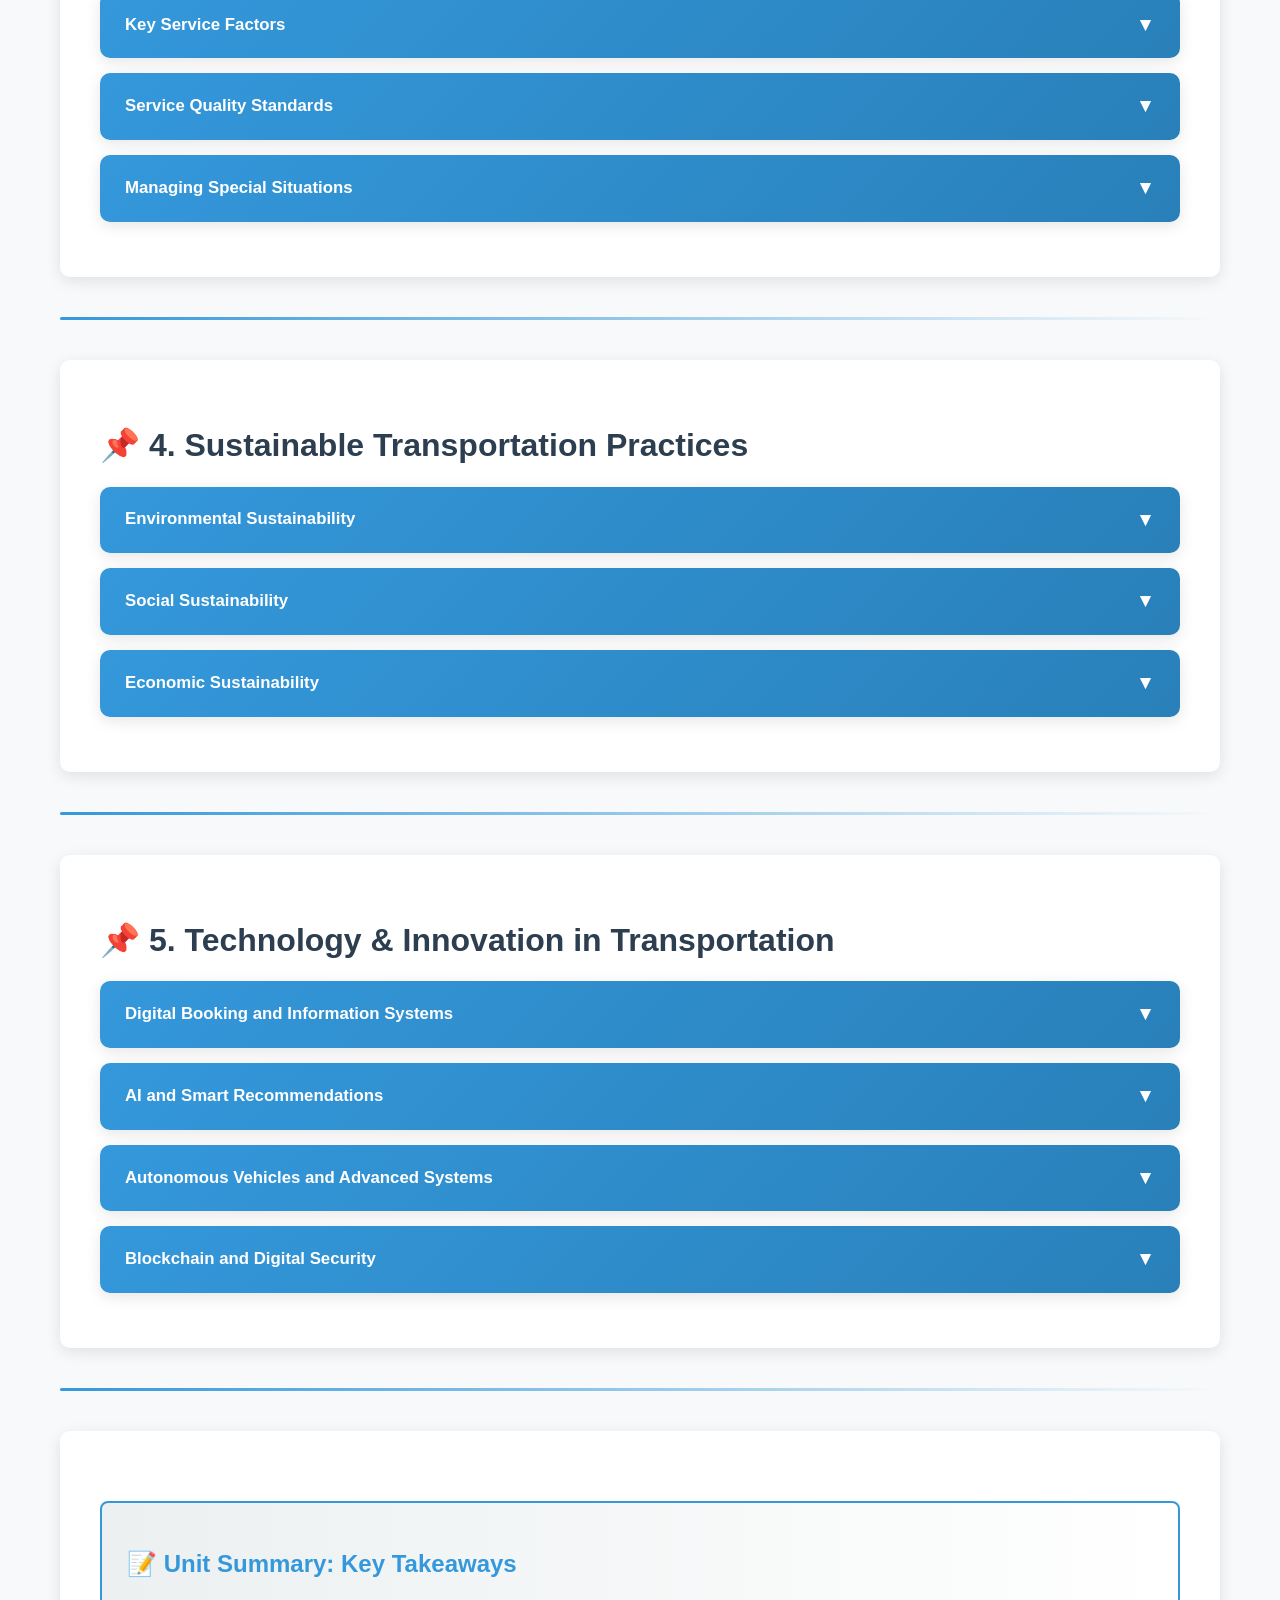
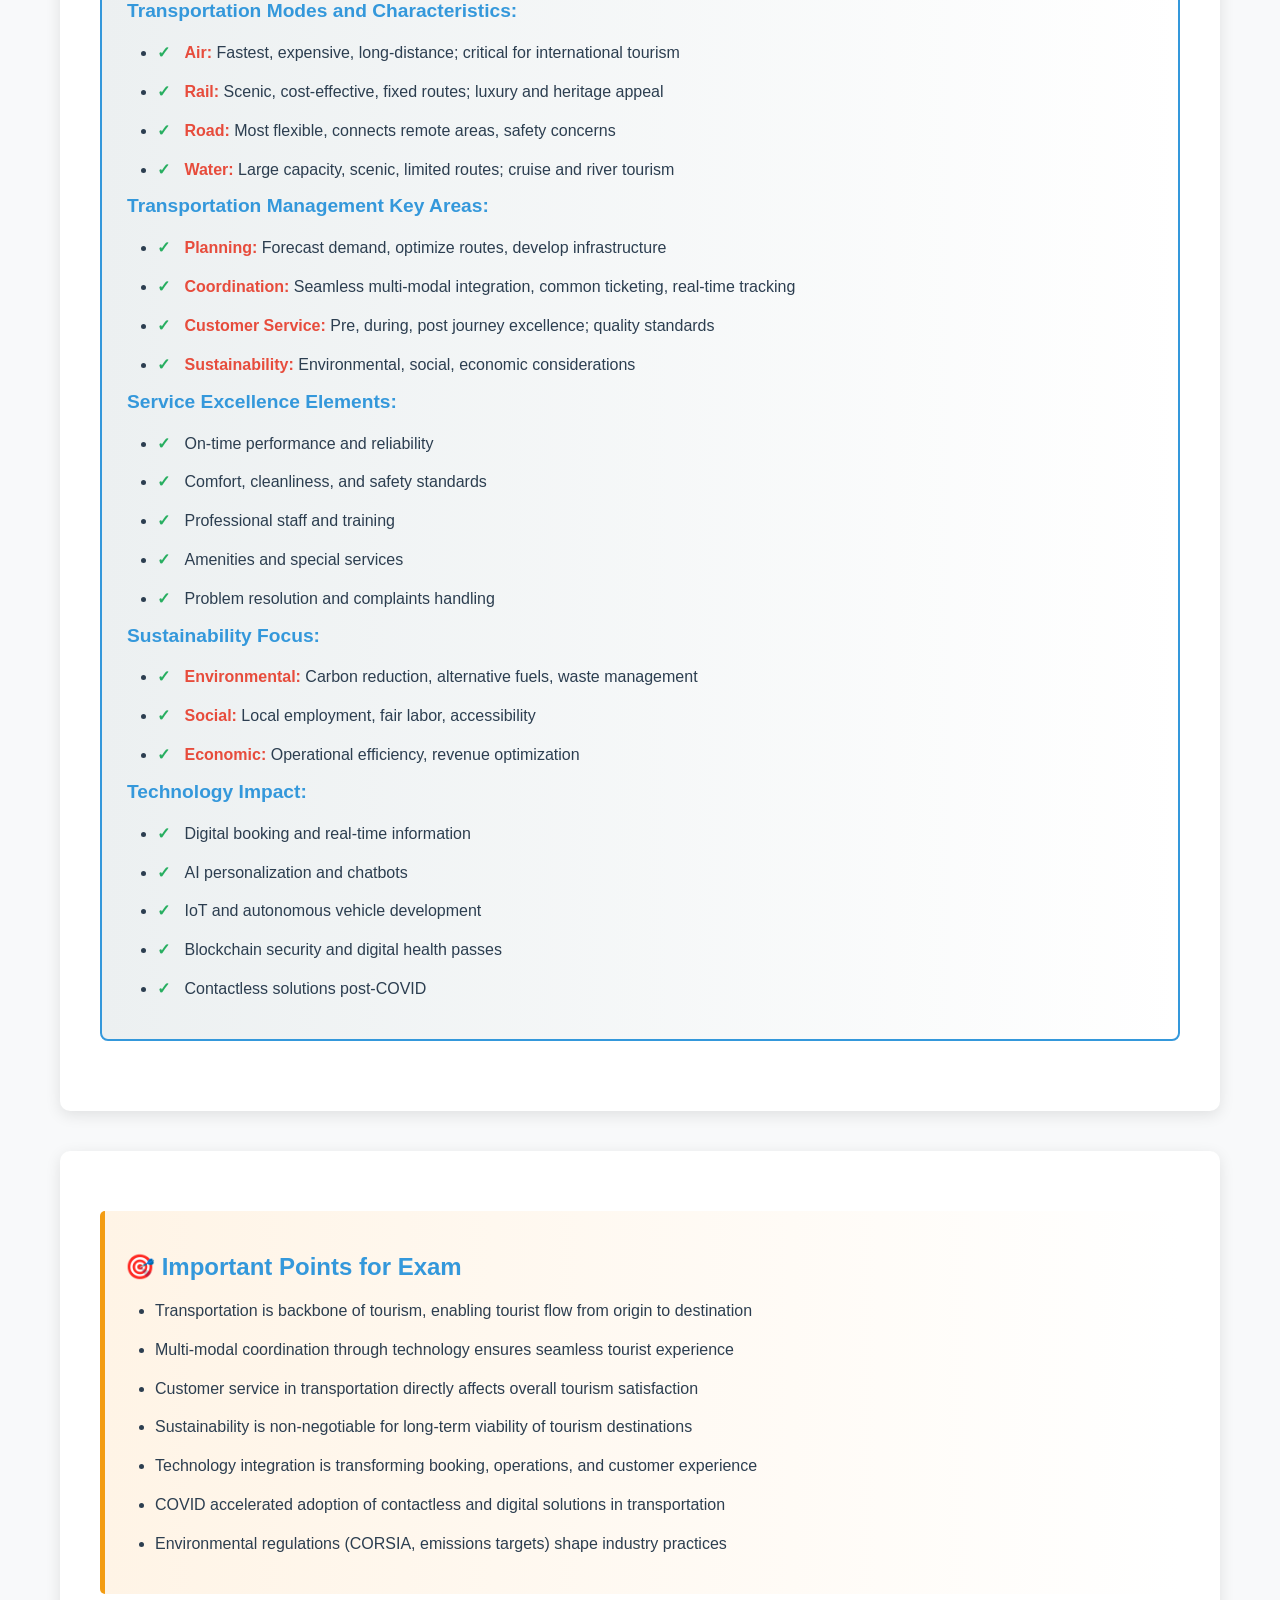
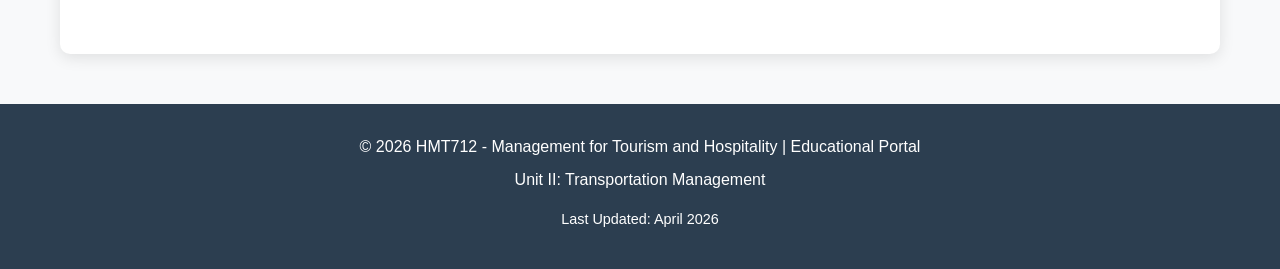
<file: unit2.html>
<!DOCTYPE html>
<html lang="en">

<head>
    <meta charset="UTF-8">
    <meta name="viewport" content="width=device-width, initial-scale=1.0">
    <title>Unit II: Transportation Management - HMT712</title>
    <link rel="stylesheet" href="assets/css/style.css">
</head>

<body>

    <!-- Header & Navigation -->
    <header>
        <div class="header-container">
            <a href="index.html" class="logo">🏨 HMT712 Portal</a>
            <nav>
                <a href="index.html">Home</a>
                <a href="unit1.html">Unit I</a>
                <a href="unit2.html">Unit II</a>
                <a href="unit3.html">Unit III</a>
                <a href="unit4.html">Unit IV</a>
                <a href="unit5.html">Unit V</a>
                <a href="unit6.html">Unit VI</a>
            </nav>
            <button class="mobile-menu-toggle">☰</button>
        </div>
    </header>

    <!-- Main Content -->
    <main class="container">

        <!-- Breadcrumb -->
        <div class="breadcrumb">
            <a href="index.html">Home</a>
            <span>/</span>
            <span>Unit II</span>
        </div>

        <!-- Unit Header -->
        <div class="unit-container">
            <h1>Unit II: Transportation Management</h1>
            <p style="font-size: 1.1rem; color: var(--gray); margin-top: 20px;">
                <strong>Objective:</strong> To understand various transportation modes, their role in tourism, and the management strategies required to enhance customer experience, ensure efficiency, and implement sustainable practices in the transportation
                sector.
            </p>
        </div>

        <div class="section-divider"></div>

        <!-- Topic 1: Types of Transportation -->
        <div class="unit-container">
            <h2>📌 1. Types of Transportation in Tourism</h2>

            <div class="accordion">
                <div class="accordion-header">
                    <span>🛫 Air Transportation</span>
                    <span class="accordion-toggle">▼</span>
                </div>
                <div class="accordion-content">
                    <div class="accordion-body">
                        <div class="definition">
                            <strong>Air Transportation:</strong> Movement of passengers and cargo by aircraft, serving as the primary mode for long-distance and international tourism.
                        </div>

                        <h4>Characteristics:</h4>
                        <ul class="bullet-list">
                            <li>Fastest mode of transportation</li>
                            <li>Most suitable for long-distance travel</li>
                            <li>Higher cost compared to other modes</li>
                            <li>Requires sophisticated infrastructure</li>
                            <li>Safety is paramount concern</li>
                            <li>Weather-dependent operations</li>
                        </ul>

                        <h4>Types of Airlines:</h4>
                        <ul class="bullet-list">
                            <li><strong>Full-Service Airlines:</strong> Comprehensive services (meals, entertainment, baggage) - Lufthansa, Air France</li>
                            <li><strong>Low-Cost Carriers:</strong> Budget flights with minimal services - Ryanair, Southwest Airlines</li>
                            <li><strong>Charter Airlines:</strong> Special flights for groups and specific routes</li>
                            <li><strong>Regional Airlines:</strong> Connecting smaller cities and hub airports</li>
                        </ul>

                        <h4>Key Components:</h4>
                        <ul class="bullet-list">
                            <li>Aircraft types (narrow-body, wide-body, regional jets)</li>
                            <li>Airport infrastructure (terminals, runways, hangars)</li>
                            <li>Air traffic control systems</li>
                            <li>Ticketing and booking systems</li>
                            <li>Luggage handling and ground services</li>
                        </ul>

                        <h4>Management Aspects:</h4>
                        <ul>
                            <li>Route planning and frequency optimization</li>
                            <li>Seat capacity and yield management</li>
                            <li>Safety and security protocols</li>
                            <li>Ground services coordination</li>
                            <li>Passenger satisfaction and on-time performance</li>
                        </ul>

                        <div class="example-box">
                            <strong>Example:</strong> Indigo Airlines in India manages multiple daily flights across 60+ destinations with dynamic pricing, effective route planning, and competitive advantage through lower costs and on-time performance.
                        </div>

                        <div class="quick-revision">
                            <h4>Quick Notes:</h4>
                            <ul style="margin-left: 20px;">
                                <li>Is the backbone of international tourism</li>
                                <li>COVID severely impacted aviation; recovery is ongoing</li>
                                <li>Pre-booking and early arrival are standard norms</li>
                            </ul>
                        </div>
                    </div>
                </div>
            </div>

            <div class="accordion">
                <div class="accordion-header">
                    <span>🚂 Rail Transportation</span>
                    <span class="accordion-toggle">▼</span>
                </div>
                <div class="accordion-content">
                    <div class="accordion-body">
                        <div class="definition">
                            <strong>Rail Transportation:</strong> Movement of passengers and goods using trains on fixed railway tracks, offering scenic journeys and affordable long-distance travel.
                        </div>

                        <h4>Characteristics:</h4>
                        <ul class="bullet-list">
                            <li>Cost-effective for medium to long distances</li>
                            <li>Can carry large number of passengers</li>
                            <li>Fixed routes and schedules</li>
                            <li>Scenic value for tourism</li>
                            <li>Environmentally friendly (lower emissions)</li>
                            <li>Less flexible than road transport</li>
                        </ul>

                        <h4>Types of Rail Services:</h4>
                        <ul class="bullet-list">
                            <li><strong>Express Trains:</strong> Direct, faster services with premium amenities</li>
                            <li><strong>Luxury Trains:</strong> Premium experience with fine dining (Orient Express, Indian Palace on Wheels)</li>
                            <li><strong>Commuter Trains:</strong> Short routes for daily commuters and tourists</li>
                            <li><strong>Heritage Trains:</strong> Historical routes and vintage trains for tourism</li>
                            <li><strong>High-Speed Trains:</strong> Modern infrastructure for rapid travel (Japan's Shinkansen, Europe's ICE)</li>
                        </ul>

                        <h4>Key Components:</h4>
                        <ul class="bullet-list">
                            <li>Railway tracks and infrastructure</li>
                            <li>Train stations and platforms</li>
                            <li>Different coach classes (First AC, Second AC, Sleeper, General)</li>
                            <li>Dining and catering services</li>
                            <li>Ticketing and reservation systems</li>
                        </ul>

                        <h4>Tourist Appeal:</h4>
                        <ul class="bullet-list">
                            <li>Scenic railway routes and landscape views</li>
                            <li>Cultural immersion during journey</li>
                            <li>Social experience and comfort</li>
                            <li>Heritage value (historic railway routes)</li>
                        </ul>

                        <div class="example-box">
                            <strong>Example:</strong> The Palace on Wheels in India connects historical sites (Agra, Jaipur, Khajuraho) providing luxury experience with cultural tours. Indian Railways also offers Rajasthan Express connecting major tourist
                            destinations.
                        </div>

                        <div class="key-point">
                            <strong>Tourism Significance:</strong> Rail tourism is experiencing resurgence due to scenic routes, adventure appeal, and development of luxury train experiences in Europe, Asia, and Americas.
                        </div>
                    </div>
                </div>
            </div>

            <div class="accordion">
                <div class="accordion-header">
                    <span>🚗 Road Transportation</span>
                    <span class="accordion-toggle">▼</span>
                </div>
                <div class="accordion-content">
                    <div class="accordion-body">
                        <div class="definition">
                            <strong>Road Transportation:</strong> Movement of passengers using buses, cars, motorcycles, and vehicles on road networks, providing flexibility and accessibility for tourism.
                        </div>

                        <h4>Characteristics:</h4>
                        <ul class="bullet-list">
                            <li>Most flexible mode of transportation</li>
                            <li>Connects remote and rural areas</li>
                            <li>Serves as connecting mode between other transports</li>
                            <li>Cost-effective for short to medium distances</li>
                            <li>Subject to traffic and weather conditions</li>
                            <li>Safety concerns on busy roads</li>
                        </ul>

                        <h4>Types of Road Services for Tourism:</h4>
                        <ul class="bullet-list">
                            <li><strong>Inter-city Buses:</strong> Long-distance travel between cities</li>
                            <li><strong>Tourist Coaches:</strong> Guided tours with comfortable seating and facilities</li>
                            <li><strong>Car Rentals:</strong> Self-drive options for independent travelers</li>
                            <li><strong>Shuttle Services:</strong> Hotel to airport/station connections</li>
                            <li><strong>Minibuses:</strong> Small group tours and transfers</li>
                            <li><strong>Motorcycles/Scooters:</strong> Adventure tourism in Asia</li>
                        </ul>

                        <h4>Infrastructure Requirements:</h4>
                        <ul class="bullet-list">
                            <li>Well-maintained road network</li>
                            <li>Parking facilities at tourist sites</li>
                            <li>Bus terminals and stations</li>
                            <li>Fuel/charging stations</li>
                            <li>Rest stops and restaurants</li>
                            <li>Roadside assistance and emergency services</li>
                        </ul>

                        <h4>Road Safety in Tourism:</h4>
                        <ul class="bullet-list">
                            <li>Driver training and licensing standards</li>
                            <li>Vehicle maintenance and inspection</li>
                            <li>Traffic regulations and enforcement</li>
                            <li>Travel insurance and emergency protocols</li>
                            <li>Safe driving practices and speed limits</li>
                        </ul>

                        <div class="example-box">
                            <strong>Example:</strong> Volvo buses and luxury coach services in India (like Greyhound buses in USA) provide comfortable long-distance travel. Car rental services like Avis and Hertz enable self-drive tourism.
                        </div>

                        <div class="quick-revision">
                            <h4>Quick Notes:</h4>
                            <ul style="margin-left: 20px;">
                                <li>Most tourists use road for last-mile connectivity</li>
                                <li>Road conditions significantly impact tourism experience</li>
                                <li>Growing trend of luxury coach tourism in emerging markets</li>
                            </ul>
                        </div>
                    </div>
                </div>
            </div>

            <div class="accordion">
                <div class="accordion-header">
                    <span>🚢 Water Transportation</span>
                    <span class="accordion-toggle">▼</span>
                </div>
                <div class="accordion-content">
                    <div class="accordion-body">
                        <div class="definition">
                            <strong>Water Transportation:</strong> Movement of passengers using ships, ferries, and boats on water bodies, providing unique tourism experiences and connecting island and coastal destinations.
                        </div>

                        <h4>Characteristics:</h4>
                        <ul class="bullet-list">
                            <li>Can transport large number of passengers</li>
                            <li>Cost-effective for bulk cargo and passengers</li>
                            <li>Slower than other modes</li>
                            <li>Scenic and leisurely journey experience</li>
                            <li>Weather and water conditions dependent</li>
                            <li>Limited to coastal and water-connected destinations</li>
                        </ul>

                        <h4>Types of Water Transportation for Tourism:</h4>
                        <ul class="bullet-list">
                            <li><strong>Cruise Ships:</strong> Large vessels with accommodations, dining, and entertainment</li>
                            <li><strong>Ferries:</strong> Regular service between islands and across water bodies</li>
                            <li><strong>Houseboats:</strong> Floating accommodations in backwaters and lakes</li>
                            <li><strong>Speedboats/Water Taxis:</strong> Fast connections between nearby destinations</li>
                            <li><strong>Sailing/Yachts:</strong> Luxury and adventure experiences</li>
                            <li><strong>River Cruises:</strong> Scenic journeys on major rivers</li>
                        </ul>

                        <h4>Key Infrastructure:</h4>
                        <ul class="bullet-list">
                            <li>Ports and harbors</li>
                            <li>Docking and mooring facilities</li>
                            <li>Passenger terminals</li>
                            <li>Navigation and safety equipment</li>
                            <li>Maintenance and repair facilities</li>
                        </ul>

                        <h4>Cruise Tourism:</h4>
                        <ul class="bullet-list">
                            <li><strong>Global Industry:</strong> Multi-billion dollar industry with millions of passengers annually</li>
                            <li><strong>Destinations:</strong> Caribbean, Mediterranean, Alaska, Southeast Asia</li>
                            <li><strong>Services:</strong> All-inclusive packages with entertainment, dining, shore excursions</li>
                            <li><strong>Economic Impact:</strong> Significant revenue for port cities and economies</li>
                            <li><strong>Sustainability Concerns:</strong> Environmental impact and waste management</li>
                        </ul>

                        <div class="example-box">
                            <strong>Examples:</strong>
                            <ul style="margin-top: 10px; margin-left: 20px;">
                                <li>Kerala Backwaters houseboats tourism in India</li>
                                <li>Nile river cruises in Egypt</li>
                                <li>Caribbean cruises by Royal Caribbean, Carnival</li>
                                <li>Southeast Asia river cruises on Mekong</li>
                            </ul>
                        </div>

                        <div class="key-point">
                            <strong>Growth Area:</strong> River cruise tourism is experiencing rapid growth, especially in Europe and Asia, as travelers prefer river experiences over large ocean cruises.
                        </div>
                    </div>
                </div>
            </div>
        </div>

        <div class="section-divider"></div>

        <!-- Topic 2: Transportation Management -->
        <div class="unit-container">
            <h2>📌 2. Transportation Planning & Coordination</h2>

            <div class="accordion">
                <div class="accordion-header">
                    <span>Transportation Planning in Tourism</span>
                    <span class="accordion-toggle">▼</span>
                </div>
                <div class="accordion-content">
                    <div class="accordion-body">
                        <h4>Strategic Considerations:</h4>
                        <ul class="bullet-list">
                            <li><strong>Accessibility:</strong> Connecting tourist origins to destinations</li>
                            <li><strong>Capacity Planning:</strong> Matching capacity with seasonal demand fluctuations</li>
                            <li><strong>Route Optimization:</strong> Efficient connectivity among attractions</li>
                            <li><strong>Cost-Benefit Analysis:</strong> Balancing investment with returns</li>
                            <li><strong>Infrastructure Development:</strong> Airports, terminals, roads</li>
                        </ul>

                        <h4>Demand Forecasting:</h4>
                        <ul class="bullet-list">
                            <li>Tourist arrival predictions</li>
                            <li>Seasonal variation analysis</li>
                            <li>Special event planning</li>
                            <li>Market segment analysis</li>
                        </ul>

                        <div class="example-box">
                            <strong>Example:</strong> Dubai International Airport plans flight frequencies based on seasonal tourism (high in winter, low in summer), ensuring optimal capacity utilization throughout the year.
                        </div>
                    </div>
                </div>
            </div>

            <div class="accordion">
                <div class="accordion-header">
                    <span>Coordination of Multi-Modal Transportation</span>
                    <span class="accordion-toggle">▼</span>
                </div>
                <div class="accordion-content">
                    <div class="accordion-body">
                        <h4>Seamless Integration Challenges:</h4>
                        <ul class="bullet-list">
                            <li>Timing coordination between different modes</li>
                            <li>Information sharing and communication</li>
                            <li>Luggage and passenger transfer management</li>
                            <li>Emergency response coordination</li>
                        </ul>

                        <h4>Technology Integration:</h4>
                        <ul class="bullet-list">
                            <li><strong>Common ticketing systems:</strong> Single booking for multi-modal journey</li>
                            <li><strong>Real-time tracking:</strong> Monitoring arrivals and delays</li>
                            <li><strong>Information systems:</strong> Real-time passenger updates</li>
                            <li><strong>Digital platforms:</strong> Integrated journey planning</li>
                        </ul>

                        <h4>Coordination Process:</h4>
                        <ul class="bullet-list">
                            <li>Schedule synchronization</li>
                            <li>Connection time management</li>
                            <li>Baggage handling coordination</li>
                            <li>Insurance and liability clarity</li>
                        </ul>

                        <div class="example-box">
                            <strong>Example:</strong> Schiphol Airport in Amsterdam coordinates airport-rail connections, allowing passengers to check luggage from city center, transfer seamlessly, and board international flights.
                        </div>
                    </div>
                </div>
            </div>
        </div>

        <div class="section-divider"></div>

        <!-- Topic 3: Customer Service in Transportation -->
        <div class="unit-container">
            <h2>📌 3. Customer Service & Experience Management</h2>

            <div class="accordion">
                <div class="accordion-header">
                    <span>Key Service Factors</span>
                    <span class="accordion-toggle">▼</span>
                </div>
                <div class="accordion-content">
                    <div class="accordion-body">
                        <h4>Pre-Journey Service:</h4>
                        <ul class="bullet-list">
                            <li>Easy booking and reservation systems</li>
                            <li>Clear pricing and information</li>
                            <li>Multilingual customer support</li>
                            <li>Flexible cancellation and rebooking policies</li>
                            <li>Pre-trip communication and instructions</li>
                        </ul>

                        <h4>During-Journey Service:</h4>
                        <ul class="bullet-list">
                            <li>On-time performance and schedule adherence</li>
                            <li>Comfort and cleanliness standards</li>
                            <li>Professional and courteous staff</li>
                            <li>Amenities (meals, entertainment, WiFi)</li>
                            <li>Safety and security measures</li>
                            <li>Real-time passenger communication</li>
                        </ul>

                        <h4>Post-Journey Service:</h4>
                        <ul class="bullet-list">
                            <li>Baggage claim and handling</li>
                            <li>Lost and found services</li>
                            <li>Feedback collection and evaluation</li>
                            <li>Issue resolution and complaints handling</li>
                            <li>Loyalty programs and rewards</li>
                        </ul>

                        <div class="key-point">
                            <strong>Exam Focus:</strong> Customer experience in transportation directly impacts overall travel satisfaction and influences repeat visits and word-of-mouth recommendations.
                        </div>
                    </div>
                </div>
            </div>

            <div class="accordion">
                <div class="accordion-header">
                    <span>Service Quality Standards</span>
                    <span class="accordion-toggle">▼</span>
                </div>
                <div class="accordion-content">
                    <div class="accordion-body">
                        <h4>Operational Standards:</h4>
                        <ul class="bullet-list">
                            <li><strong>On-Time Performance:</strong> 95%+ punctuality targets</li>
                            <li><strong>Cleanliness Standards:</strong> Regular cleaning and maintenance</li>
                            <li><strong>Safety Record:</strong> Zero-accident goal, safety certifications</li>
                            <li><strong>Capacity Utilization:</strong> Load factors and revenue optimization</li>
                        </ul>

                        <h4>Service Standards:</h4>
                        <ul class="bullet-list">
                            <li><strong>Staff Training:</strong> Professional development and customer service skills</li>
                            <li><strong>Communication Quality:</strong> Clear, timely, multilingual information</li>
                            <li><strong>Amenity Provision:</strong> Meals, entertainment, comfort features</li>
                            <li><strong>Special Needs Support:</strong> Accessibility and assistance for elderly/disabled</li>
                        </ul>

                        <h4>Quality Measurement:</h4>
                        <ul class="bullet-list">
                            <li>Customer satisfaction surveys</li>
                            <li>Net Promoter Score (NPS)</li>
                            <li>Complaints and resolution time</li>
                            <li>Peer comparisons and benchmarking</li>
                        </ul>

                        <div class="example-box">
                            <strong>Example:</strong> Singapore Airlines is consistently ranked among top airlines globally due to superior service standards, staff training, punctuality, and customer experience focus.
                        </div>
                    </div>
                </div>
            </div>

            <div class="accordion">
                <div class="accordion-header">
                    <span>Managing Special Situations</span>
                    <span class="accordion-toggle">▼</span>
                </div>
                <div class="accordion-content">
                    <div class="accordion-body">
                        <h4>Handling Delays and Disruptions:</h4>
                        <ul class="bullet-list">
                            <li>Real-time communication with passengers</li>
                            <li>Alternative routing options</li>
                            <li>Compensation and rebooking policies</li>
                            <li>Provision of meals and accommodation</li>
                            <li>Staff training for crisis situations</li>
                        </ul>

                        <h4>Passenger Safety and Security:</h4>
                        <ul class="bullet-list">
                            <li>Background checks and security screening</li>
                            <li>Emergency procedures and drills</li>
                            <li>First aid and medical assistance</li>
                            <li>Travel insurance information</li>
                            <li>Risk management and liability</li>
                        </ul>

                        <h4>Special Passenger Assistance:</h4>
                        <ul class="bullet-list">
                            <li>Children and unaccompanied minors</li>
                            <li>Elderly and disabled passengers</li>
                            <li>Medical emergencies</li>
                            <li>Lost luggage handling</li>
                            <li>Language interpretation services</li>
                        </ul>
                    </div>
                </div>
            </div>
        </div>

        <div class="section-divider"></div>

        <!-- Topic 4: Sustainable Transportation -->
        <div class="unit-container">
            <h2>📌 4. Sustainable Transportation Practices</h2>

            <div class="accordion">
                <div class="accordion-header">
                    <span>Environmental Sustainability</span>
                    <span class="accordion-toggle">▼</span>
                </div>
                <div class="accordion-content">
                    <div class="accordion-body">
                        <h4>Carbon Footprint Reduction:</h4>
                        <ul class="bullet-list">
                            <li><strong>Fuel Efficiency:</strong> Modern engines and aerodynamic design</li>
                            <li><strong>Alternative Fuels:</strong> Biofuels, electric vehicles, hydrogen technology</li>
                            <li><strong>Route Optimization:</strong> Reducing unnecessary distance and fuel consumption</li>
                            <li><strong>Aircraft Modernization:</strong> Newer planes consume 20-25% less fuel</li>
                        </ul>

                        <h4>Emission Reduction Initiatives:</h4>
                        <ul class="bullet-list">
                            <li>Carbon offset programs</li>
                            <li>Participation in carbon trading schemes</li>
                            <li>Renewable energy use at terminals</li>
                            <li>Electric vehicles for ground transportation</li>
                        </ul>

                        <h4>Resource Conservation:</h4>
                        <ul class="bullet-list">
                            <li>Water conservation on vehicles</li>
                            <li>Waste management and recycling programs</li>
                            <li>Reduction of single-use plastics</li>
                            <li>Energy-efficient lighting and systems</li>
                        </ul>

                        <div class="example-box">
                            <strong>Example:</strong> Lufthansa airline group targets 50% reduction in CO2 emissions by 2050, investing in sustainable aviation fuels and aircraft modernization.
                        </div>

                        <div class="key-point">
                            <strong>Global Trend:</strong> ICAO's CORSIA (Carbon Offsetting and Reduction Scheme for International Aviation) requires airlines to offset emissions above 2020 baseline levels.
                        </div>
                    </div>
                </div>
            </div>

            <div class="accordion">
                <div class="accordion-header">
                    <span>Social Sustainability</span>
                    <span class="accordion-toggle">▼</span>
                </div>
                <div class="accordion-content">
                    <div class="accordion-body">
                        <h4>Community Impact Management:</h4>
                        <ul class="bullet-list">
                            <li>Local employment creation</li>
                            <li>Supporting local suppliers and businesses</li>
                            <li>Community consultation in development</li>
                            <li>Cultural sensitivity and respect</li>
                        </ul>

                        <h4>Fair Labor Practices:</h4>
                        <ul class="bullet-list">
                            <li>Fair wages and working conditions</li>
                            <li>Employee welfare programs</li>
                            <li>Training and advancement opportunities</li>
                            <li>Safe working environment</li>
                        </ul>

                        <h4>Accessibility and Inclusion:</h4>
                        <ul class="bullet-list">
                            <li>Services for people with disabilities</li>
                            <li>Gender equality in employment</li>
                            <li>Affordable transportation options</li>
                            <li>Equal opportunity policies</li>
                        </ul>
                    </div>
                </div>
            </div>

            <div class="accordion">
                <div class="accordion-header">
                    <span>Economic Sustainability</span>
                    <span class="accordion-toggle">▼</span>
                </div>
                <div class="accordion-content">
                    <div class="accordion-body">
                        <h4>Long-Term Economic Viability:</h4>
                        <ul class="bullet-list">
                            <li>Operational efficiency and cost control</li>
                            <li>Investment in infrastructure maintenance</li>
                            <li>Revenue optimization and diversification</li>
                            <li>Financial planning for contingencies</li>
                        </ul>

                        <h4>Supporting Destination Economies:</h4>
                        <ul class="bullet-list">
                            <li>Tourist arrival volume management</li>
                            <li>Revenue distribution to local communities</li>
                            <li>Prevention of overtourism and degradation</li>
                            <li>Support for traditional livelihoods</li>
                        </ul>

                        <div class="example-box">
                            <strong>Example:</strong> Costa Rica's transport sector integration with eco-tourism promotes sustainable practices while maintaining economic growth and supporting biodiversity conservation.
                        </div>
                    </div>
                </div>
            </div>
        </div>

        <div class="section-divider"></div>

        <!-- Topic 5: Technology in Transportation -->
        <div class="unit-container">
            <h2>📌 5. Technology & Innovation in Transportation</h2>

            <div class="accordion">
                <div class="accordion-header">
                    <span>Digital Booking and Information Systems</span>
                    <span class="accordion-toggle">▼</span>
                </div>
                <div class="accordion-content">
                    <div class="accordion-body">
                        <h4>Online Booking Platforms:</h4>
                        <ul class="bullet-list">
                            <li>Airline websites (Skyscanner, Kayak, Google Flights)</li>
                            <li>Direct booking options</li>
                            <li>Mobile app integration</li>
                            <li>Dynamic pricing algorithms</li>
                            <li>Flexible search filters</li>
                        </ul>

                        <h4>Real-Time Information Systems:</h4>
                        <ul class="bullet-list">
                            <li>Live flight status updates</li>
                            <li>Delay notifications</li>
                            <li>Gate information and announcements</li>
                            <li>Mobile boarding passes</li>
                            <li>luggage tracking</li>
                        </ul>

                        <h4>GDS (Global Distribution Systems):</h4>
                        <ul class="bullet-list">
                            <li>Amadeus, Sabre, Galileo systems</li>
                            <li>Inventory management</li>
                            <li>Reservation and ticketing</li>
                            <li>Revenue management</li>
                        </ul>

                        <div class="example-box">
                            <strong>Technology Example:</strong> Uber and Ola apps revolutionized ground transportation by providing real-time booking, tracking, and payment through mobile platforms.
                        </div>
                    </div>
                </div>
            </div>

            <div class="accordion">
                <div class="accordion-header">
                    <span>AI and Smart Recommendations</span>
                    <span class="accordion-toggle">▼</span>
                </div>
                <div class="accordion-content">
                    <div class="accordion-body">
                        <h4>Personalization:</h4>
                        <ul class="bullet-list">
                            <li>AI analyzing travel history and preferences</li>
                            <li>Customized route and airline suggestions</li>
                            <li>Predictive recommendations</li>
                            <li>Dynamic pricing based on demand</li>
                        </ul>

                        <h4>Chatbots and Virtual Assistants:</h4>
                        <ul class="bullet-list">
                            <li>24/7 customer support</li>
                            <li>Quick query resolution</li>
                            <li>Booking assistance</li>
                            <li>Multilingual support</li>
                            <li>Issue escalation to human agents</li>
                        </ul>

                        <h4>Predictive Analytics:</h4>
                        <ul class="bullet-list">
                            <li>Demand forecasting</li>
                            <li>Maintenance scheduling</li>
                            <li>Revenue optimization</li>
                            <li>Customer behavior analysis</li>
                        </ul>

                        <div class="example-box">
                            <strong>Example:</strong> Google Flights uses AI to predict price changes and recommend optimal booking times, helping travelers save money.
                        </div>
                    </div>
                </div>
            </div>

            <div class="accordion">
                <div class="accordion-header">
                    <span>Autonomous Vehicles and Advanced Systems</span>
                    <span class="accordion-toggle">▼</span>
                </div>
                <div class="accordion-content">
                    <div class="accordion-body">
                        <h4>Self-Driving Vehicles:</h4>
                        <ul class="bullet-list">
                            <li>Autonomous buses for airport transfers</li>
                            <li>Driverless shuttles in hotels and resorts</li>
                            <li>Potential for autonomous taxis</li>
                            <li>Safety and regulatory considerations</li>
                        </ul>

                        <h4>Smart Transportation Solutions:</h4>
                        <ul class="bullet-list">
                            <li>IoT sensors for vehicle monitoring</li>
                            <li>Real-time traffic optimization</li>
                            <li>Predictive maintenance systems</li>
                            <li>Smart parking solutions</li>
                        </ul>

                        <h4>Electric and Alternative Vehicles:</h4>
                        <ul class="bullet-list">
                            <li>Electric buses and vehicles</li>
                            <li>Hydrogen fuel cells</li>
                            <li>Solar-powered options</li>
                            <li>Charging infrastructure development</li>
                        </ul>

                        <div class="key-point">
                            <strong>Future Trend:</strong> Electric and autonomous vehicles will significantly reshape the transportation landscape in the next decade, improving efficiency and sustainability.
                        </div>
                    </div>
                </div>
            </div>

            <div class="accordion">
                <div class="accordion-header">
                    <span>Blockchain and Digital Security</span>
                    <span class="accordion-toggle">▼</span>
                </div>
                <div class="accordion-content">
                    <div class="accordion-body">
                        <h4>Blockchain Applications:</h4>
                        <ul class="bullet-list">
                            <li>Digital ticketing and verification</li>
                            <li>Transparent supply chain tracking</li>
                            <li>Smart contracts for services</li>
                            <li>Cryptocurrency payments</li>
                        </ul>

                        <h4>Security Enhancements:</h4>
                        <ul class="bullet-list">
                            <li>Biometric identification (facial recognition, fingerprints)</li>
                            <li>Contactless check-in systems</li>
                            <li>Data encryption and privacy</li>
                            <li>Fraud detection and prevention</li>
                        </ul>

                        <h4>Post-COVID Technologies:</h4>
                        <ul class="bullet-list">
                            <li>Touchless ticketing</li>
                            <li>Digital health passes</li>
                            <li>Temperature screening systems</li>
                            <li>Ultraviolet disinfection</li>
                        </ul>

                        <div class="example-box">
                            <strong>Example:</strong> IATA's Travel Pass app uses blockchain and biometrics for secure, contactless travel document verification.
                        </div>
                    </div>
                </div>
            </div>
        </div>

        <div class="section-divider"></div>

        <!-- Unit Summary -->
        <div class="unit-container">
            <div class="summary-box">
                <h3>📝 Unit Summary: Key Takeaways</h3>

                <h4>Transportation Modes and Characteristics:</h4>
                <ul class="bullet-list">
                    <li><strong>Air:</strong> Fastest, expensive, long-distance; critical for international tourism</li>
                    <li><strong>Rail:</strong> Scenic, cost-effective, fixed routes; luxury and heritage appeal</li>
                    <li><strong>Road:</strong> Most flexible, connects remote areas, safety concerns</li>
                    <li><strong>Water:</strong> Large capacity, scenic, limited routes; cruise and river tourism</li>
                </ul>

                <h4>Transportation Management Key Areas:</h4>
                <ul class="bullet-list">
                    <li><strong>Planning:</strong> Forecast demand, optimize routes, develop infrastructure</li>
                    <li><strong>Coordination:</strong> Seamless multi-modal integration, common ticketing, real-time tracking</li>
                    <li><strong>Customer Service:</strong> Pre, during, post journey excellence; quality standards</li>
                    <li><strong>Sustainability:</strong> Environmental, social, economic considerations</li>
                </ul>

                <h4>Service Excellence Elements:</h4>
                <ul class="bullet-list">
                    <li>On-time performance and reliability</li>
                    <li>Comfort, cleanliness, and safety standards</li>
                    <li>Professional staff and training</li>
                    <li>Amenities and special services</li>
                    <li>Problem resolution and complaints handling</li>
                </ul>

                <h4>Sustainability Focus:</h4>
                <ul class="bullet-list">
                    <li><strong>Environmental:</strong> Carbon reduction, alternative fuels, waste management</li>
                    <li><strong>Social:</strong> Local employment, fair labor, accessibility</li>
                    <li><strong>Economic:</strong> Operational efficiency, revenue optimization</li>
                </ul>

                <h4>Technology Impact:</h4>
                <ul class="bullet-list">
                    <li>Digital booking and real-time information</li>
                    <li>AI personalization and chatbots</li>
                    <li>IoT and autonomous vehicle development</li>
                    <li>Blockchain security and digital health passes</li>
                    <li>Contactless solutions post-COVID</li>
                </ul>
            </div>
        </div>

        <!-- Key Points for Exam -->
        <div class="unit-container" style="margin-top: 30px;">
            <div class="key-point">
                <h3>🎯 Important Points for Exam</h3>
                <ul>
                    <li>Transportation is backbone of tourism, enabling tourist flow from origin to destination</li>
                    <li>Multi-modal coordination through technology ensures seamless tourist experience</li>
                    <li>Customer service in transportation directly affects overall tourism satisfaction</li>
                    <li>Sustainability is non-negotiable for long-term viability of tourism destinations</li>
                    <li>Technology integration is transforming booking, operations, and customer experience</li>
                    <li>COVID accelerated adoption of contactless and digital solutions in transportation</li>
                    <li>Environmental regulations (CORSIA, emissions targets) shape industry practices</li>
                </ul>
            </div>
        </div>

    </main>

    <!-- Footer -->
    <footer>
        <p>&copy; 2026 HMT712 - Management for Tourism and Hospitality | Educational Portal</p>
        <p>Unit II: Transportation Management</p>
        <p style="font-size: 0.9rem; margin-top: 15px;">Last Updated: April 2026</p>
    </footer>

    <!-- Scroll to Top Button -->
    <button id="scrollTopBtn" style="
    display: none;
    position: fixed;
    bottom: 30px;
    right: 30px;
    background: var(--secondary);
    color: white;
    border: none;
    border-radius: 50%;
    padding: 15px;
    font-size: 1.2rem;
    cursor: pointer;
    z-index: 999;
    transition: all 0.3s;
    box-shadow: 0 4px 10px rgba(0,0,0,0.3);
  ">
    ⬆
  </button>

    <script src="assets/js/script.js"></script>
</body>

</html>
</file>
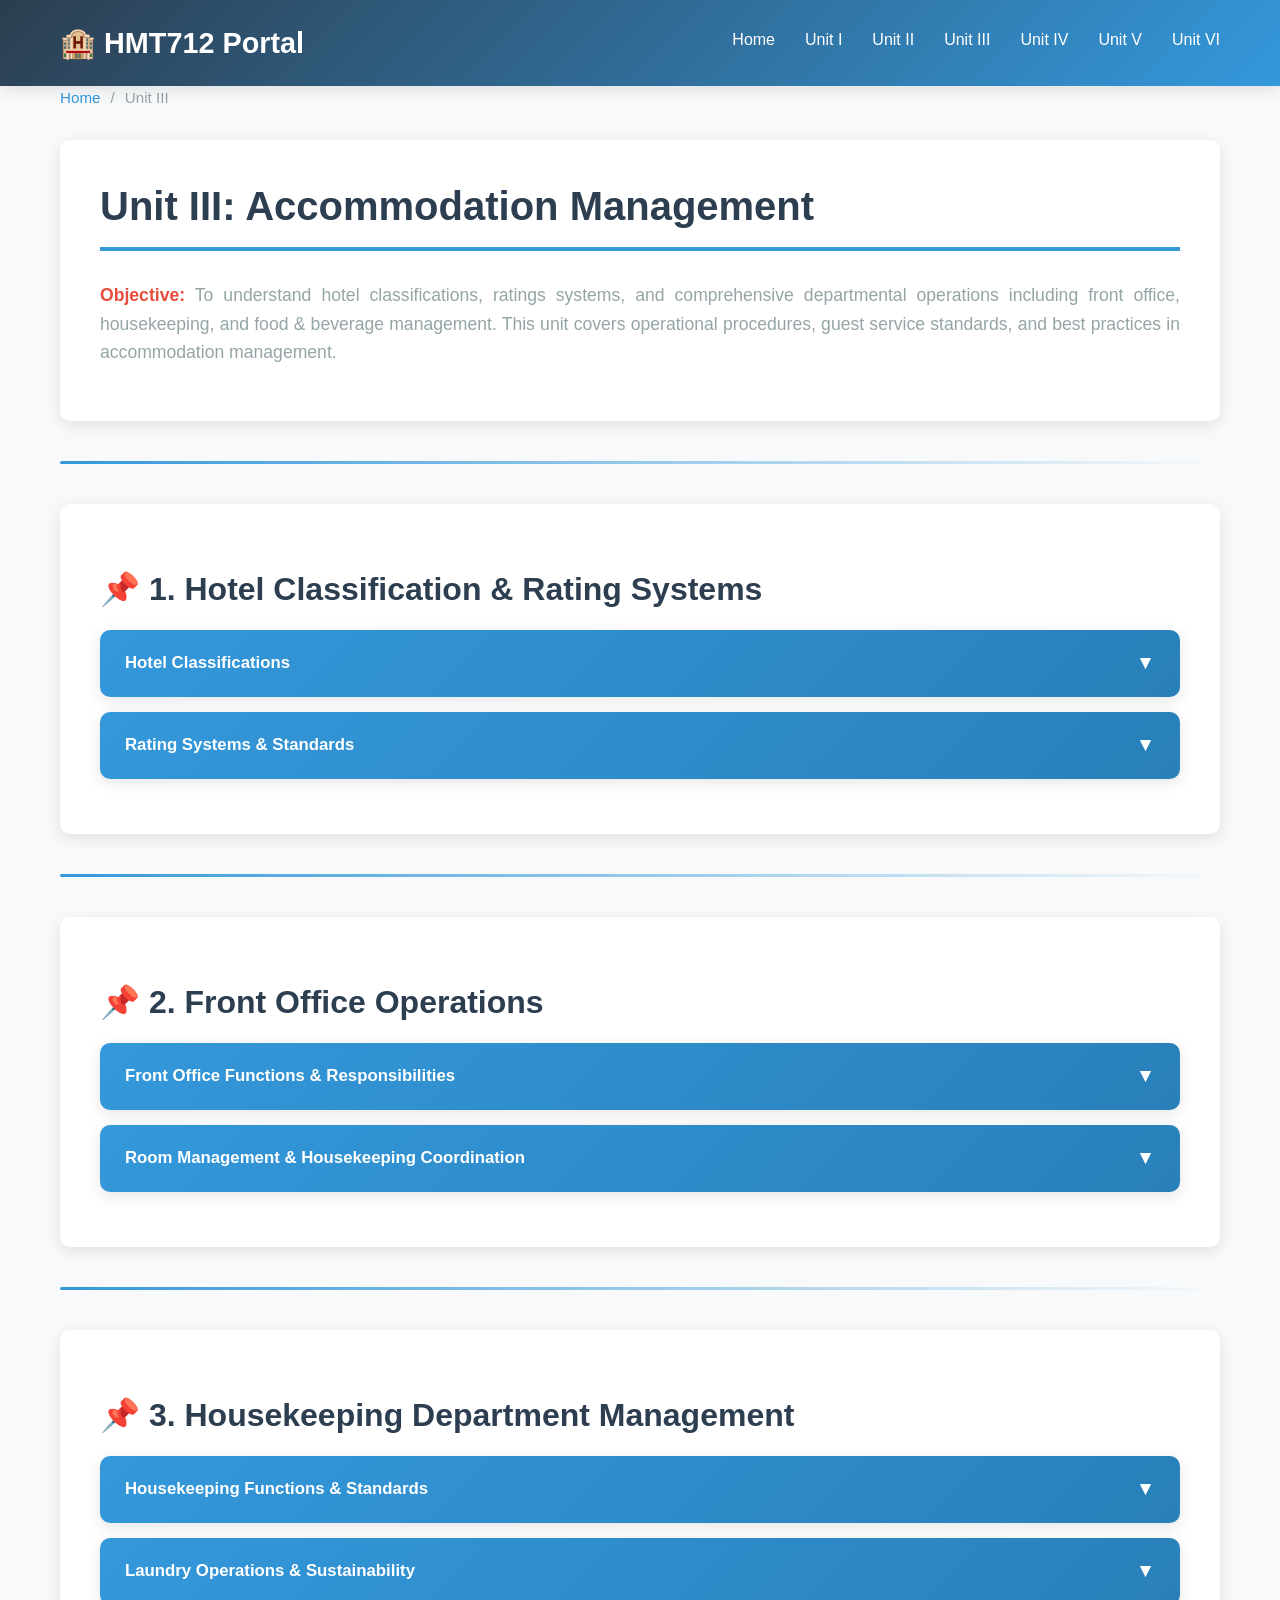
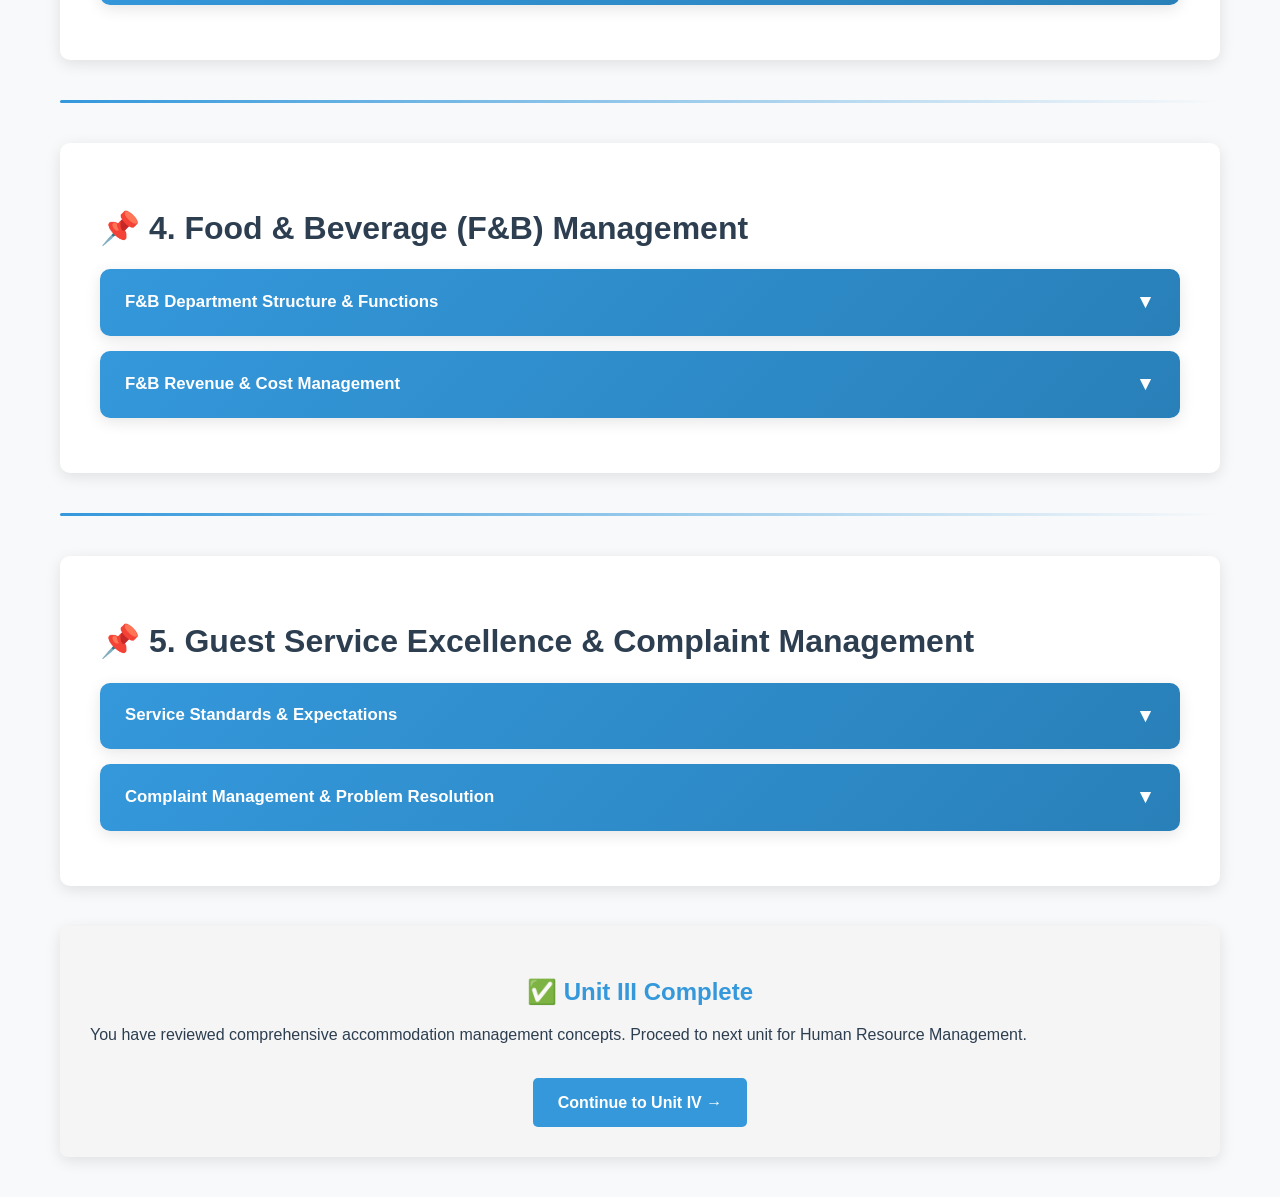
<file: unit3.html>
<!DOCTYPE html>
<html lang="en">

<head>
    <meta charset="UTF-8">
    <meta name="viewport" content="width=device-width, initial-scale=1.0">
    <title>Unit III: Accommodation Management - HMT712</title>
    <link rel="stylesheet" href="assets/css/style.css">
</head>

<body>

    <!-- Header & Navigation -->
    <header>
        <div class="header-container">
            <a href="index.html" class="logo">🏨 HMT712 Portal</a>
            <nav>
                <a href="index.html">Home</a>
                <a href="unit1.html">Unit I</a>
                <a href="unit2.html">Unit II</a>
                <a href="unit3.html">Unit III</a>
                <a href="unit4.html">Unit IV</a>
                <a href="unit5.html">Unit V</a>
                <a href="unit6.html">Unit VI</a>
            </nav>
            <button class="mobile-menu-toggle">☰</button>
        </div>
    </header>

    <!-- Main Content -->
    <main class="container">

        <!-- Breadcrumb -->
        <div class="breadcrumb">
            <a href="index.html">Home</a>
            <span>/</span>
            <span>Unit III</span>
        </div>

        <!-- Unit Header -->
        <div class="unit-container">
            <h1>Unit III: Accommodation Management</h1>
            <p style="font-size: 1.1rem; color: var(--gray); margin-top: 20px;">
                <strong>Objective:</strong> To understand hotel classifications, ratings systems, and comprehensive departmental operations including front office, housekeeping, and food & beverage management. This unit covers operational procedures,
                guest service standards, and best practices in accommodation management.
            </p>
        </div>

        <div class="section-divider"></div>

        <!-- Topic 1: Hotel Classification and Ratings -->
        <div class="unit-container">
            <h2>📌 1. Hotel Classification & Rating Systems</h2>

            <div class="accordion">
                <div class="accordion-header">
                    <span>Hotel Classifications</span>
                    <span class="accordion-toggle">▼</span>
                </div>
                <div class="accordion-content">
                    <div class="accordion-body">
                        <div class="definition">
                            <strong>Hotel Classification:</strong> A systematic categorization of hotels based on their range, facilities, amenities, services, and target market segments.
                        </div>

                        <h4>Major Hotel Classification Types:</h4>
                        <table>
                            <thead>
                                <tr>
                                    <th>Classification</th>
                                    <th>Target Market</th>
                                    <th>Key Facilities</th>
                                    <th>Price Range</th>
                                </tr>
                            </thead>
                            <tbody>
                                <tr>
                                    <td><strong>Luxury/5-Star</strong></td>
                                    <td>High-income travelers, business executives</td>
                                    <td>Fine dining, spa, concierge, suite rooms</td>
                                    <td>Premium</td>
                                </tr>
                                <tr>
                                    <td><strong>Upscale/4-Star</strong></td>
                                    <td>Business travelers, affluent tourists</td>
                                    <td>Restaurant, fitness center, conference rooms</td>
                                    <td>High</td>
                                </tr>
                                <tr>
                                    <td><strong>Mid-Range/3-Star</strong></td>
                                    <td>Business and leisure travelers</td>
                                    <td>Basic restaurant, meeting rooms</td>
                                    <td>Moderate</td>
                                </tr>
                                <tr>
                                    <td><strong>Budget/2-Star</strong></td>
                                    <td>Economy travelers, backpackers</td>
                                    <td>Basic amenities, functional rooms</td>
                                    <td>Economy</td>
                                </tr>
                                <tr>
                                    <td><strong>Economy/1-Star</strong></td>
                                    <td>Budget-conscious travelers</td>
                                    <td>Room and basic services only</td>
                                    <td>Budget</td>
                                </tr>
                            </tbody>
                        </table>

                        <h4>Specialty Hotel Types:</h4>
                        <ul class="bullet-list">
                            <li><strong>Boutique Hotels:</strong> Unique, individualized experiences with themed decor</li>
                            <li><strong>Resort Hotels:</strong> All-inclusive with recreational facilities and entertainment</li>
                            <li><strong>Business Hotels:</strong> Focused on corporate facilities and services</li>
                            <li><strong>Heritage Hotels:</strong> Historic properties with cultural significance</li>
                            <li><strong>Eco-Lodge:</strong> Environmentally sustainable accommodation</li>
                            <li><strong>Apartment Hotels/Serviced Apartments:</strong> Long-stay with kitchen facilities</li>
                        </ul>

                        <div class="example-box">
                            <strong>Examples:</strong>
                            <ul style="margin-top: 10px; margin-left: 20px;">
                                <li><strong>5-Star Luxury:</strong> The Taj Mahal Palace (Mumbai), Four Seasons</li>
                                <li><strong>3-Star Mid-Range:</strong> Fortune Hotels, Hyatt Place</li>
                                <li><strong>Budget:</strong> OYO Rooms, IBIS Budget</li>
                            </ul>
                        </div>
                    </div>
                </div>
            </div>

            <div class="accordion">
                <div class="accordion-header">
                    <span>Rating Systems & Standards</span>
                    <span class="accordion-toggle">▼</span>
                </div>
                <div class="accordion-content">
                    <div class="accordion-body">
                        <div class="definition">
                            <strong>Hotel Rating:</strong> A standardized evaluation system that measures hotels against established criteria for quality, facilities, services, and guest experience.
                        </div>

                        <h4>International Rating Systems:</h4>
                        <ul class="bullet-list">
                            <li><strong>Star Rating (1-5 stars):</strong> Most common system globally</li>
                            <li><strong>AAA Diamond Rating:</strong> Used in North America</li>
                            <li><strong>European Classifications:</strong> Different criteria by country (UK, France)</li>
                            <li><strong>Forbes Five Star Rating:</strong> Premium luxury classification</li>
                            <li><strong>Michelin Star:</strong> For hotel restaurants specifically</li>
                        </ul>

                        <h4>Evaluation Criteria for Rating:</h4>
                        <ul class="bullet-list">
                            <li>Building condition and maintenance</li>
                            <li>Room furnishings and cleanliness</li>
                            <li>Bathroom standards and amenities</li>
                            <li>Restaurant and food service quality</li>
                            <li>Staff professionalism and training</li>
                            <li>Security and safety measures</li>
                            <li>Reception and customer service</li>
                            <li>Environmental sustainability practices</li>
                        </ul>

                        <div class="key-point">
                            <strong>Exam Focus:</strong> Hotel ratings directly impact pricing strategy, market positioning, and target customer segments. High ratings enhance brand reputation and occupancy rates.
                        </div>

                        <div class="example-box">
                            <strong>Rating Impact:</strong> A hotel upgraded from 3-star to 4-star can increase room rates by 30-40% and attracts premium corporate clients and international tourists.
                        </div>
                    </div>
                </div>
            </div>
        </div>

        <div class="section-divider"></div>

        <!-- Topic 2: Front Office Management -->
        <div class="unit-container">
            <h2>📌 2. Front Office Operations</h2>

            <div class="accordion">
                <div class="accordion-header">
                    <span>Front Office Functions & Responsibilities</span>
                    <span class="accordion-toggle">▼</span>
                </div>
                <div class="accordion-content">
                    <div class="accordion-body">
                        <div class="definition">
                            <strong>Front Office:</strong> The primary guest contact point responsible for reservations, check-in, check-out, guest services, and information desk operations.
                        </div>

                        <h4>Key Front Office Functions:</h4>
                        <ul class="bullet-list">
                            <li><strong>Reservation Management:</strong> Booking rooms through various channels (online, phone, travel agents)</li>
                            <li><strong>Guest Check-in:</strong> Verifying reservations, assigning rooms, issuing key cards</li>
                            <li><strong>Guest Services:</strong> Providing information, arranging tours, transportation</li>
                            <li><strong>Room Maintenance Coordination:</strong> Reporting maintenance issues</li>
                            <li><strong>Billing & Check-out:</strong> Processing payments and guest departure</li>
                            <li><strong>Night Audit:</strong> Finalizing daily accounts and records</li>
                            <li><strong>Guest Communication:</strong> Handling inquiries, complaints, and requests</li>
                        </ul>

                        <h4>Technology in Front Office:</h4>
                        <ul class="bullet-list">
                            <li><strong>Property Management System (PMS):</strong> Room availability, reservations, billing</li>
                            <li><strong>Online Booking System:</strong> Direct reservations through hotel website</li>
                            <li><strong>Mobile Check-in:</strong> Smartphone-based check-in</li>
                            <li><strong>Keyless Entry:</strong> Digital room keys via mobile apps</li>
                            <li><strong>Guest Management System:</strong> Tracking guest preferences and history</li>
                        </ul>

                        <div class="example-box">
                            <strong>Example:</strong> Hilton Hotels' digital check-in allows guests to skip the front desk, receive mobile room keys, and proceed directly to their rooms, reducing wait times and enhancing convenience.
                        </div>
                    </div>
                </div>
            </div>

            <div class="accordion">
                <div class="accordion-header">
                    <span>Room Management & Housekeeping Coordination</span>
                    <span class="accordion-toggle">▼</span>
                </div>
                <div class="accordion-content">
                    <div class="accordion-body">
                        <h4>Room Categories & Pricing:</h4>
                        <ul class="bullet-list">
                            <li><strong>Standard/Single Room:</strong> Basic furnished room for one guest</li>
                            <li><strong>Double Room:</strong> Room with double bed for couple</li>
                            <li><strong>Twin Room:</strong> Two single beds for separate guests</li>
                            <li><strong>Suite:</strong> Multiple rooms with living area and bedroom</li>
                            <li><strong>Presidential Suite:</strong> Luxury multi-room accommodation</li>
                            <li><strong>Accessible Room:</strong> Features for disabled guests</li>
                        </ul>

                        <h4>Room Status Categories:</h4>
                        <ul class="bullet-list">
                            <li><strong>Occupied:</strong> Guest currently in room</li>
                            <li><strong>Vacant Clean:</strong> Empty and ready for new guests</li>
                            <li><strong>Vacant Dirty:</strong> Empty but requires cleaning</li>
                            <li><strong>Out of Order:</strong> Maintenance or repairs needed</li>
                            <li><strong>Do Not Disturb:</strong> Guest requests privacy</li>
                        </ul>

                        <h4>Revenue Management:</h4>
                        <ul class="bullet-list">
                            <li><strong>Occupancy Rate:</strong> Percentage of rooms occupied</li>
                            <li><strong>Average Daily Rate (ADR):</strong> Average revenue per occupied room</li>
                            <li><strong>Revenue Per Available Room (RevPAR):</strong> Total room revenue divided by total available rooms</li>
                            <li><strong>Dynamic Pricing:</strong> Adjusting rates based on demand</li>
                        </ul>

                        <div class="quick-revision">
                            <h4>Quick Notes:</h4>
                            <ul style="margin-left: 20px;">
                                <li>Front office efficiency directly impacts first guest impression</li>
                                <li>Reservation accuracy prevents double bookings</li>
                                <li>Professional staff are brand ambassadors</li>
                            </ul>
                        </div>
                    </div>
                </div>
            </div>
        </div>

        <div class="section-divider"></div>

        <!-- Topic 3: Housekeeping Department -->
        <div class="unit-container">
            <h2>📌 3. Housekeeping Department Management</h2>

            <div class="accordion">
                <div class="accordion-header">
                    <span>Housekeeping Functions & Standards</span>
                    <span class="accordion-toggle">▼</span>
                </div>
                <div class="accordion-content">
                    <div class="accordion-body">
                        <div class="definition">
                            <strong>Housekeeping:</strong> The department responsible for maintaining cleanliness, hygiene, and aesthetic appeal of all guestrooms, public areas, and hotel facilities.
                        </div>

                        <h4>Primary Housekeeping Responsibilities:</h4>
                        <ul class="bullet-list">
                            <li><strong>Room Cleaning:</strong> Daily room cleaning and turnover</li>
                            <li><strong>Linen Management:</strong> Laundry, storage, distribution</li>
                            <li><strong>Public Area Maintenance:</strong> Lobbies, corridors, elevators</li>
                            <li><strong>Supply Management:</strong> Toiletries, towels, cleaning supplies</li>
                            <li><strong>Inventory Control:</strong> Tracking linen and supplies</li>
                            <li><strong>Deep Cleaning:</strong> Periodic maintenance and refurbishment</li>
                        </ul>

                        <h4>Cleaning Standards & Procedures:</h4>
                        <ul class="bullet-list">
                            <li><strong>Health & Hygiene Standards:</strong> Infection prevention, allergen management</li>
                            <li><strong>Eco-Friendly Practices:</strong> Sustainable cleaning products, water conservation</li>
                            <li><strong>Quality Inspection:</strong> Supervisory checks before room release</li>
                            <li><strong>Turnover Procedures:</strong> Standard time for room cleaning (typically 20-30 minutes)</li>
                            <li><strong>Special Requests:</strong> Customized cleaning for guest needs</li>
                        </ul>

                        <h4>Staffing & Organization:</h4>
                        <ul class="bullet-list">
                            <li><strong>Housekeeping Manager:</strong> Department head responsible for operations</li>
                            <li><strong>Assistant Manager/Supervisors:</strong> Team leaders and quality control</li>
                            <li><strong>Room Attendants:</strong> Frontline cleaning staff</li>
                            <li><strong>Laundry Staff:</strong> Handling linens and uniforms</li>
                            <li><strong>Runner/Porter:</strong> Material supply and distribution</li>
                        </ul>

                        <div class="key-point">
                            <strong>Exam Focus:</strong> Cleanliness is the #1 factor in guest satisfaction ratings. Poor housekeeping leads to negative reviews and reduces repeat bookings.
                        </div>

                        <div class="example-box">
                            <strong>Best Practice:</strong> Marriott Hotels' "Quality Standards" ensure every room meets specific cleanliness criteria. Each guestroom cleaner is inspected against a 32-point checklist daily.
                        </div>
                    </div>
                </div>
            </div>

            <div class="accordion">
                <div class="accordion-header">
                    <span>Laundry Operations & Sustainability</span>
                    <span class="accordion-toggle">▼</span>
                </div>
                <div class="accordion-content">
                    <div class="accordion-body">
                        <h4>Laundry Services:</h4>
                        <ul class="bullet-list">
                            <li><strong>In-house Laundry:</strong> Hotels operate own laundry facility</li>
                            <li><strong>Outsourced Services:</strong> Contract with external laundry providers</li>
                            <li><strong>Linen Rental:</strong> Lease linens from suppliers (reduces capital investment)</li>
                        </ul>

                        <h4>Sustainable Housekeeping Practices:</h4>
                        <ul class="bullet-list">
                            <li>Green cleaning products to reduce environmental impact</li>
                            <li>Water conservation in laundering and cleaning</li>
                            <li>Energy-efficient laundry equipment</li>
                            <li>Waste reduction and recycling programs</li>
                            <li>Sustainable textile sourcing</li>
                        </ul>

                        <div class="quick-revision">
                            <h4>Quick Notes:</h4>
                            <ul style="margin-left: 20px;">
                                <li>Housekeeping is the largest department in most hotels</li>
                                <li>High staff turnover is common due to physical nature of work</li>
                                <li>Post-COVID emphasis on enhanced cleaning standards</li>
                            </ul>
                        </div>
                    </div>
                </div>
            </div>
        </div>

        <div class="section-divider"></div>

        <!-- Topic 4: Food & Beverage Management -->
        <div class="unit-container">
            <h2>📌 4. Food & Beverage (F&B) Management</h2>

            <div class="accordion">
                <div class="accordion-header">
                    <span>F&B Department Structure & Functions</span>
                    <span class="accordion-toggle">▼</span>
                </div>
                <div class="accordion-content">
                    <div class="accordion-body">
                        <div class="definition">
                            <strong>Food & Beverage Management:</strong> The operations managing all food and drink services including restaurants, bars, room service, and banquet functions.
                        </div>

                        <h4>F&B Department Sections:</h4>
                        <ul class="bullet-list">
                            <li><strong>Restaurant Operations:</strong> À la carte and buffet dining</li>
                            <li><strong>Bar & Lounge:</strong> Beverage service and nightlife</li>
                            <li><strong>Room Service:</strong> In-room dining service</li>
                            <li><strong>Banquet Services:</strong> Events, conferences, celebrations</li>
                            <li><strong>Kitchen Operations:</strong> Food preparation and hygiene</li>
                            <li><strong>Housekeeping F&B:</strong> Cleaning dining areas</li>
                        </ul>

                        <h4>F&B Management Key Areas:</h4>
                        <ul class="bullet-list">
                            <li><strong>Menu Planning:</strong> Variety, seasonal items, theme-based menus</li>
                            <li><strong>Procurement:</strong> Supplier selection, quality standards, cost control</li>
                            <li><strong>Inventory Management:</strong> Food storage, FIFO method, waste reduction</li>
                            <li><strong>Cost Control:</strong> Food cost percentage typically 25-30% of revenue</li>
                            <li><strong>Quality Assurance:</strong> Food safety, taste, presentation standards</li>
                            <li><strong>Service Standards:</strong> Staff training, guest satisfaction</li>
                        </ul>

                        <h4>Food Safety & Hygiene:</h4>
                        <ul class="bullet-list">
                            <li>HACCP (Hazard Analysis and Critical Control Points) implementation</li>
                            <li>Food handling and storage temperature standards</li>
                            <li>Regular kitchen audits and staff training</li>
                            <li>Allergy management and labeling</li>
                            <li>Waste disposal and environmental compliance</li>
                        </ul>

                        <div class="example-box">
                            <strong>Example:</strong> A 5-star hotel's fine dining restaurant might have a 35-course tasting menu with wine pairings, while its casual restaurant offers international buffet with themed cuisines daily.
                        </div>
                    </div>
                </div>
            </div>

            <div class="accordion">
                <div class="accordion-header">
                    <span>F&B Revenue & Cost Management</span>
                    <span class="accordion-toggle">▼</span>
                </div>
                <div class="accordion-content">
                    <div class="accordion-body">
                        <h4>Revenue Streams in F&B:</h4>
                        <ul class="bullet-list">
                            <li><strong>Restaurant Sales:</strong> À la carte and buffet dining</li>
                            <li><strong>Bar & Beverage Sales:</strong> Alcohol and non-alcoholic drinks (highest margin)</li>
                            <li><strong>Room Service Sales:</strong> Premium pricing with surcharge</li>
                            <li><strong>Banquet & Catering:</strong> Events, weddings, corporate functions</li>
                            <li><strong>Coffee Shop/Café:</strong> Casual, quick-service beverages</li>
                        </ul>

                        <h4>Cost Management Strategies:</h4>
                        <ul class="bullet-list">
                            <li><strong>Portion Control:</strong> Standardized recipes and serving sizes</li>
                            <li><strong>Waste Reduction:</strong> Leftover utilization, menu engineering</li>
                            <li><strong>Supplier Negotiations:</strong> Volume discounts, contract rates</li>
                            <li><strong>Labor Optimization:</strong> Scheduling based on demand forecasts</li>
                            <li><strong>Menu Pricing:</strong> Strategic pricing to achieve target margins</li>
                        </ul>

                        <h4>Key F&B Metrics:</h4>
                        <ul class="bullet-list">
                            <li><strong>Food Cost %:</strong> (Food Cost / Food Revenue) × 100</li>
                            <li><strong>Beverage Cost %:</strong> Typically 20-25% of beverage revenue</li>
                            <li><strong>Average Check Size:</strong> Total revenue / number of covers</li>
                            <li><strong>Covers (Seats) Sold:</strong> Number of meals served</li>
                        </ul>

                        <div class="key-point">
                            <strong>Exam Focus:</strong> F&B typically contributes 30-40% of hotel total revenue. Profit margins on beverages (60-70%) are much higher than food (20-30%), making bar management critical for profitability.
                        </div>

                        <div class="quick-revision">
                            <h4>Quick Notes:</h4>
                            <ul style="margin-left: 20px;">
                                <li>F&B is sensitive to labor costs and commodity price fluctuations</li>
                                <li>Guest satisfaction depends on food quality and service speed</li>
                                <li>Modern hotels use POS systems for inventory and sales tracking</li>
                            </ul>
                        </div>
                    </div>
                </div>
            </div>
        </div>

        <div class="section-divider"></div>

        <!-- Topic 5: Guest Service Excellence -->
        <div class="unit-container">
            <h2>📌 5. Guest Service Excellence & Complaint Management</h2>

            <div class="accordion">
                <div class="accordion-header">
                    <span>Service Standards & Expectations</span>
                    <span class="accordion-toggle">▼</span>
                </div>
                <div class="accordion-content">
                    <div class="accordion-body">
                        <h4>Hospitality Service Principles:</h4>
                        <ul class="bullet-list">
                            <li><strong>Guest is Always Right:</strong> Priority on guest satisfaction</li>
                            <li><strong>Anticipation:</strong> Predicting and fulfilling guest needs</li>
                            <li><strong>Personalization:</strong> Customized service based on preferences</li>
                            <li><strong>Professionalism:</strong> Trained, courteous staff</li>
                            <li><strong>Consistency:</strong> Same standards across all guests and locations</li>
                            <li><strong>Recovery:</strong> Quick resolution of service failures</li>
                        </ul>

                        <h4>Key Service Standards:</h4>
                        <ul class="bullet-list">
                            <li>Welcome guests within 30 seconds at check-in</li>
                            <li>Room service delivery within 30 minutes</li>
                            <li>Restaurant seating within 15 minutes wait</li>
                            <li>24-hour front desk and concierge availability</li>
                            <li>Complaint resolution within 24 hours</li>
                            <li>Professional appearance and behavior</li>
                        </ul>

                        <div class="example-box">
                            <strong>Service Excellence Example:</strong> Ritz-Carlton empowers every employee to spend up to $2,000 to resolve guest complaints without manager approval, demonstrating commitment to guest satisfaction.
                        </div>
                    </div>
                </div>
            </div>

            <div class="accordion">
                <div class="accordion-header">
                    <span>Complaint Management & Problem Resolution</span>
                    <span class="accordion-toggle">▼</span>
                </div>
                <div class="accordion-content">
                    <div class="accordion-body">
                        <h4>Complaint Handling Process:</h4>
                        <ol>
                            <li><strong>Listen Actively:</strong> Understand guest complaint fully</li>
                            <li><strong>Apologize Sincerely:</strong> Acknowledge the issue and impact</li>
                            <li><strong>Take Responsibility:</strong> Don't blame others or systems</li>
                            <li><strong>Problem Solve:</strong> Offer immediate and alternatives solutions</li>
                            <li><strong>Recovery Action:</strong> Compensate appropriately (discount, free service)</li>
                            <li><strong>Follow-up:</strong> Ensure satisfaction after resolution</li>
                        </ol>

                        <h4>Common Guest Complaints:</h4>
                        <ul class="bullet-list">
                            <li>Dirty or maintenance issues in room</li>
                            <li>Noise disturbance</li>
                            <li>Food quality or service issues</li>
                            <li>Billing discrepancies</li>
                            <li>Staff rudeness or unavailability</li>
                            <li>Facility unavailability or broken amenities</li>
                        </ul>

                        <h4>Complaint Resolution Tools:</h4>
                        <ul class="bullet-list">
                            <li>Complaint management system/software</li>
                            <li>Manager authorization for compensation</li>
                            <li>Staff empowerment to solve minor issues</li>
                            <li>Follow-up communication templates</li>
                        </ul>

                        <div class="key-point">
                            <strong>Exam Focus:</strong> A resolved complaint often increases loyalty more than if no complaint had occurred. Guests appreciate hotels that handle issues professionally and quickly.
                        </div>
                    </div>
                </div>
            </div>
        </div>

        <!-- Footer Section -->
        <section class="unit-container" style="margin-top: 40px; margin-bottom: 40px; text-align: center; padding: 30px; background: #f5f5f5; border-radius: 8px;">
            <h3>✅ Unit III Complete</h3>
            <p>You have reviewed comprehensive accommodation management concepts. Proceed to next unit for Human Resource Management.</p>
            <a href="unit4.html" class="btn btn-primary" style="margin-top: 15px;">Continue to Unit IV →</a>
        </section>

    </main>

    <script src="assets/js/script.js"></script>
</body>

</html>
</file>
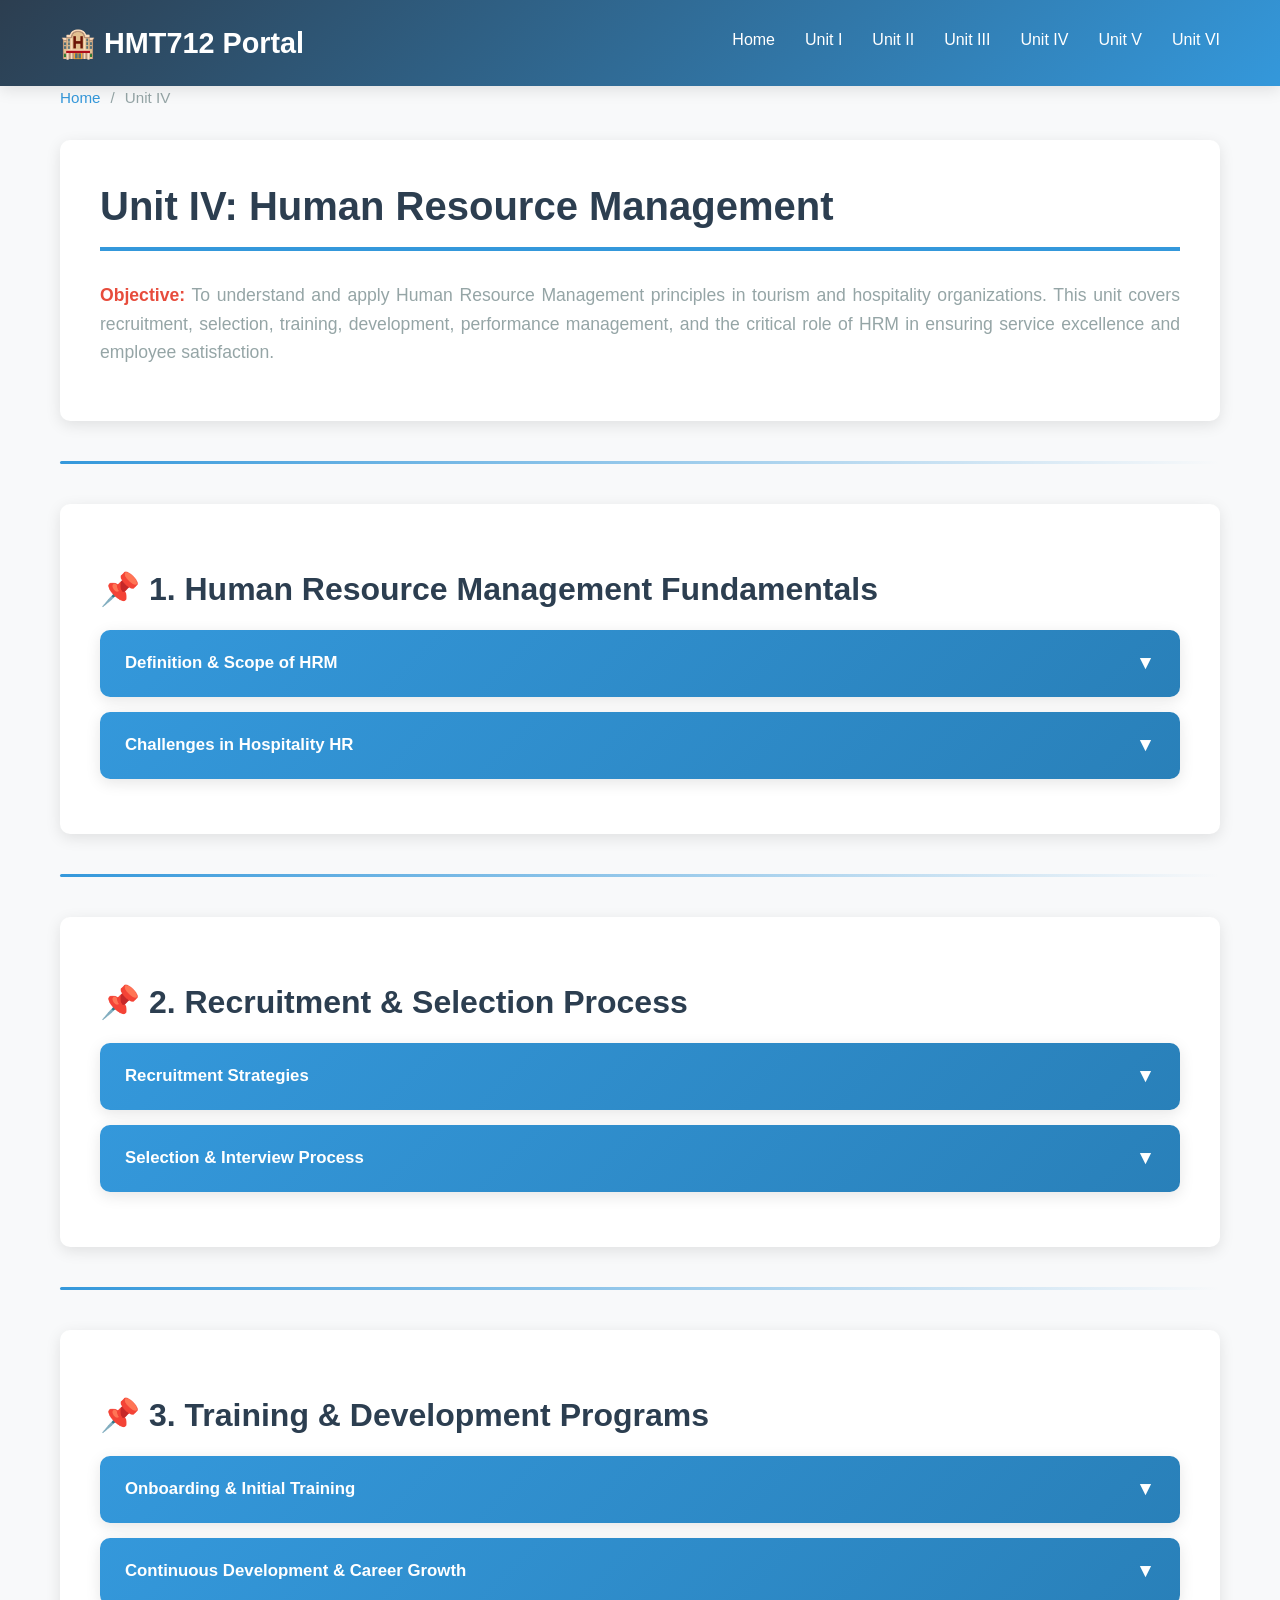
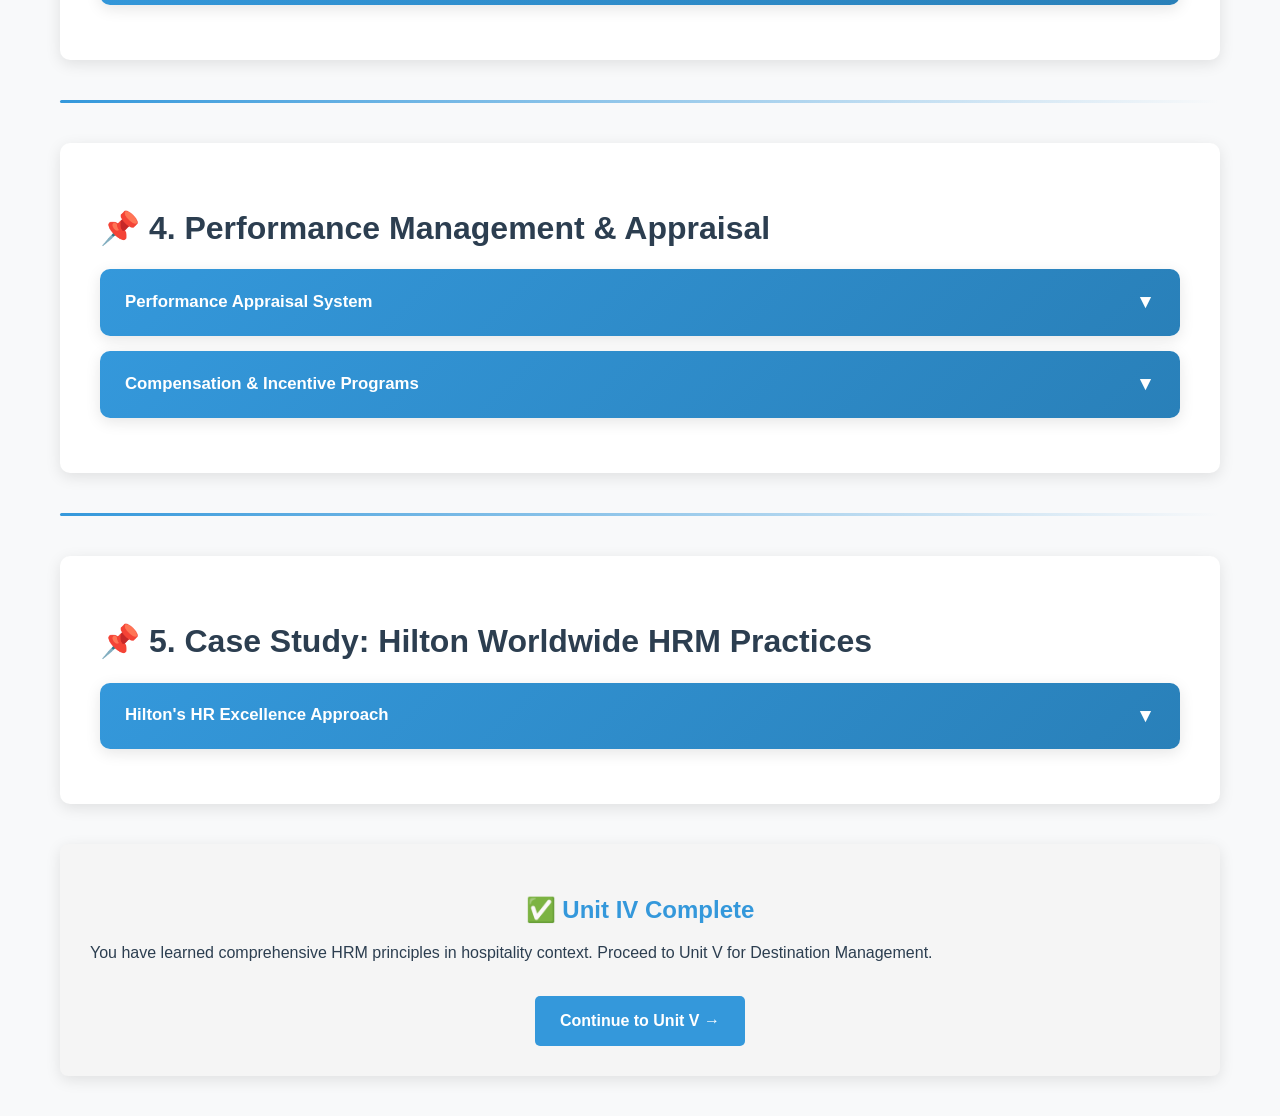
<file: unit4.html>
<!DOCTYPE html>
<html lang="en">

<head>
    <meta charset="UTF-8">
    <meta name="viewport" content="width=device-width, initial-scale=1.0">
    <title>Unit IV: Human Resource Management - HMT712</title>
    <link rel="stylesheet" href="assets/css/style.css">
</head>

<body>

    <!-- Header & Navigation -->
    <header>
        <div class="header-container">
            <a href="index.html" class="logo">🏨 HMT712 Portal</a>
            <nav>
                <a href="index.html">Home</a>
                <a href="unit1.html">Unit I</a>
                <a href="unit2.html">Unit II</a>
                <a href="unit3.html">Unit III</a>
                <a href="unit4.html">Unit IV</a>
                <a href="unit5.html">Unit V</a>
                <a href="unit6.html">Unit VI</a>
            </nav>
            <button class="mobile-menu-toggle">☰</button>
        </div>
    </header>

    <!-- Main Content -->
    <main class="container">

        <!-- Breadcrumb -->
        <div class="breadcrumb">
            <a href="index.html">Home</a>
            <span>/</span>
            <span>Unit IV</span>
        </div>

        <!-- Unit Header -->
        <div class="unit-container">
            <h1>Unit IV: Human Resource Management</h1>
            <p style="font-size: 1.1rem; color: var(--gray); margin-top: 20px;">
                <strong>Objective:</strong> To understand and apply Human Resource Management principles in tourism and hospitality organizations. This unit covers recruitment, selection, training, development, performance management, and the critical
                role of HRM in ensuring service excellence and employee satisfaction.
            </p>
        </div>

        <div class="section-divider"></div>

        <!-- Topic 1: HRM Overview -->
        <div class="unit-container">
            <h2>📌 1. Human Resource Management Fundamentals</h2>

            <div class="accordion">
                <div class="accordion-header">
                    <span>Definition & Scope of HRM</span>
                    <span class="accordion-toggle">▼</span>
                </div>
                <div class="accordion-content">
                    <div class="accordion-body">
                        <div class="definition">
                            <strong>Human Resource Management (HRM):</strong> The strategic management of human capital, encompassing recruitment, selection, training, development, compensation, and performance management to achieve organizational objectives
                            while supporting employee growth.
                        </div>

                        <h4>Key HRM Functions:</h4>
                        <ul class="bullet-list">
                            <li><strong>Workforce Planning:</strong> Forecasting labor needs and availability</li>
                            <li><strong>Recruitment:</strong> Sourcing and attracting qualified candidates</li>
                            <li><strong>Selection:</strong> Hiring the most suitable candidates</li>
                            <li><strong>Training & Development:</strong> Building employee skills and competencies</li>
                            <li><strong>Compensation & Benefits:</strong> Fair pay and benefits packages</li>
                            <li><strong>Performance Management:</strong> Evaluating and rewarding performance</li>
                            <li><strong>Employee Relations:</strong> Managing workplace culture and conflicts</li>
                        </ul>

                        <h4>HRM in Tourism & Hospitality Context:</h4>
                        <ul class="bullet-list">
                            <li>Service quality directly depends on employee competence and attitude</li>
                            <li>High customer contact requires excellent interpersonal skills</li>
                            <li>Seasonal employment creates unique staffing challenges</li>
                            <li>Cultural diversity of workforce requires inclusive management</li>
                            <li>Service recovery often depends on employee empowerment</li>
                        </ul>

                        <div class="key-point">
                            <strong>Exam Focus:</strong> In hospitality, "People are the Product." Employee satisfaction directly impacts guest satisfaction. Poor HRM practices lead to high turnover, poor service, and reduced profitability.
                        </div>

                        <div class="example-box">
                            <strong>Context:</strong> A hotel's success depends more on trained, motivated staff than on physical facilities. Two hotels with identical facilities will differ greatly in guest satisfaction based on employee quality.
                        </div>
                    </div>
                </div>
            </div>

            <div class="accordion">
                <div class="accordion-header">
                    <span>Challenges in Hospitality HR</span>
                    <span class="accordion-toggle">▼</span>
                </div>
                <div class="accordion-content">
                    <div class="accordion-body">
                        <h4>Unique HR Challenges in Tourism:</h4>
                        <ul class="bullet-list">
                            <li><strong>High Turnover:</strong> Industry average 25-50% annually, impacts training costs</li>
                            <li><strong>Seasonal Fluctuations:</strong> Hiring surge during peak seasons, layoffs during low seasons</li>
                            <li><strong>Low Wages:</strong> Hospitality often pays less than other industries, attracting lower skill workers</li>
                            <li><strong>Long Working Hours:</strong> Shifts extend beyond standard 9-5, including nights and weekends</li>
                            <li><strong>Multicultural Workforce:</strong> Managing diversity in language, culture, and expectations</li>
                            <li><strong>Intense Customer Interaction:</strong> Emotional labor and stress management required</li>
                        </ul>

                        <h4>Post-COVID HR Challenges:</h4>
                        <ul class="bullet-list">
                            <li>Labor shortage due to industry exodus during pandemic</li>
                            <li>Wage inflation to attract workers</li>
                            <li>Enhanced training for new health and safety protocols</li>
                            <li>Remote work and flexible scheduling demands</li>
                        </ul>

                        <div class="quick-revision">
                            <h4>Quick Notes:</h4>
                            <ul style="margin-left: 20px;">
                                <li>Hospitality HR is more complex than in many other industries</li>
                                <li>Retention strategies are as important as recruitment</li>
                                <li>Investment in training pays off through better service and loyalty</li>
                            </ul>
                        </div>
                    </div>
                </div>
            </div>
        </div>

        <div class="section-divider"></div>

        <!-- Topic 2: Recruitment & Selection -->
        <div class="unit-container">
            <h2>📌 2. Recruitment & Selection Process</h2>

            <div class="accordion">
                <div class="accordion-header">
                    <span>Recruitment Strategies</span>
                    <span class="accordion-toggle">▼</span>
                </div>
                <div class="accordion-content">
                    <div class="accordion-body">
                        <div class="definition">
                            <strong>Recruitment:</strong> The process of identifying and attracting qualified candidates to fill organizational vacancies.
                        </div>

                        <h4>Recruitment Methods:</h4>
                        <ul class="bullet-list">
                            <li><strong>Internal Recruitment:</strong> Promoting existing employees (cost-effective, builds loyalty)</li>
                            <li><strong>External Recruitment:</strong> Hiring from outside (brings new perspectives)</li>
                            <li><strong>Employee Referrals:</strong> Current staff recommendations (reliable source)</li>
                            <li><strong>Job Portals/Online:</strong> Job boards like Indeed, LinkedIn</li>
                            <li><strong>Hospitality Schools:</strong> Partnerships with training institutions</li>
                            <li><strong>Walk-ins/Direct Applications:</strong> Spontaneous applicants</li>
                            <li><strong>Recruitment Agencies:</strong> Specialized hospitality staffing agencies</li>
                        </ul>

                        <h4>Job Description Components:</h4>
                        <ul class="bullet-list">
                            <li>Position title and department</li>
                            <li>Reporting relationship</li>
                            <li>Key responsibilities and duties</li>
                            <li>Required skills and qualifications</li>
                            <li>Educational requirements</li>
                            <li>Experience needed</li>
                            <li>Physical and mental requirements</li>
                            <li>Compensation and benefits range</li>
                        </ul>

                        <div class="example-box">
                            <strong>Recruitment Innovation:</strong> Many hospitality chains now use video interviews, game-based assessments, and virtual reality simulations to identify candidates with service aptitude.
                        </div>
                    </div>
                </div>
            </div>

            <div class="accordion">
                <div class="accordion-header">
                    <span>Selection & Interview Process</span>
                    <span class="accordion-toggle">▼</span>
                </div>
                <div class="accordion-content">
                    <div class="accordion-body">
                        <h4>Selection Process Stages:</h4>
                        <ol>
                            <li><strong>Application Screening:</strong> Reviewing CVs for minimum qualifications</li>
                            <li><strong>Initial Interview:</strong> Phone or video screening</li>
                            <li><strong>Technical Assessment:</strong> Testing specific skills (e.g., computer skills)</li>
                            <li><strong>Group Exercise:</strong> Assessing teamwork and communication</li>
                            <li><strong>One-on-One Interview:</strong> In-depth evaluation of candidate</li>
                            <li><strong>Final Interview:</strong> Management level decision-making</li>
                            <li><strong>Background Check:</strong> Verification of qualifications and history</li>
                            <li><strong>Medical Test:</strong> Health and fitness assessment</li>
                        </ol>

                        <h4>Interview Techniques:</h4>
                        <ul class="bullet-list">
                            <li><strong>Structured Interviews:</strong> Standardized questions to all candidates</li>
                            <li><strong>Behavioral Interviews:</strong> Asking about past experiences ("Tell me about a time when...")</li>
                            <li><strong>Competency-Based:</strong> Assessing specific competencies needed for role</li>
                            <li><strong>Panel Interview:</strong> Multiple interviewers from different levels</li>
                        </ul>

                        <h4>Selection Criteria for Hospitality:</h4>
                        <ul class="bullet-list">
                            <li><strong>Service Attitude:</strong> Willingness to help and go extra mile</li>
                            <li><strong>Communication Skills:</strong> Clear, professional, multilingual if possible</li>
                            <li><strong>Grooming & Appearance:</strong> Professional and well-maintained</li>
                            <li><strong>Emotional Intelligence:</strong> Understanding and managing emotions</li>
                            <li><strong>Teamwork:</strong> Ability to work with diverse team members</li>
                            <li><strong>Reliability:</strong> Punctuality and consistency</li>
                        </ul>

                        <div class="key-point">
                            <strong>Critical Success Factor:</strong> Attitude matters more than experience in hospitality. Training can teach skills, but attitude is personal and harder to change.
                        </div>
                    </div>
                </div>
            </div>
        </div>

        <div class="section-divider"></div>

        <!-- Topic 3: Training & Development -->
        <div class="unit-container">
            <h2>📌 3. Training & Development Programs</h2>

            <div class="accordion">
                <div class="accordion-header">
                    <span>Onboarding & Initial Training</span>
                    <span class="accordion-toggle">▼</span>
                </div>
                <div class="accordion-content">
                    <div class="accordion-body">
                        <h4>Onboarding Process:</h4>
                        <ul class="bullet-list">
                            <li><strong>Orientation:</strong> Hotel policies, rules, emergency procedures</li>
                            <li><strong>Department Training:</strong> Role-specific skills and procedures</li>
                            <li><strong>Uniform & Equipment Issue:</strong> Providing work materials</li>
                            <li><strong>System Training:</strong> PMS, POS, communication systems</li>
                            <li><strong>Safety & Security:</strong> Health and safety protocols, fire procedures</li>
                            <li><strong>Team Familiarization:</strong> Meeting colleagues and supervisors</li>
                        </ul>

                        <h4>Induction Buddy System:</h4>
                        <ul class="bullet-list">
                            <li>Assigning experienced staff as mentors</li>
                            <li>Providing hands-on guidance during first shifts</li>
                            <li>Informal support for questions and concerns</li>
                            <li>Building relationships and team integration</li>
                        </ul>

                        <h4>Role-Specific Training:</h4>
                        <ul class="bullet-list">
                            <li><strong>Front Desk Staff:</strong> Check-in/out, reservations, guest services</li>
                            <li><strong>Room Attendants:</strong> Cleaning standards, guest safety, problem reporting</li>
                            <li><strong>Restaurant Staff:</strong> Menu knowledge, service procedures, upselling</li>
                            <li><strong>Kitchen Staff:</strong> Food safety, cooking procedures, equipment operation</li>
                            <li><strong>Management:</strong> Leadership, budgeting, staff management, guest relations</li>
                        </ul>

                        <div class="example-box">
                            <strong>Training Excellence:</strong> Hilton's training programs are renowned. New employees undergo comprehensive training covering service standards, company culture, and skill development before guest-facing shifts.
                        </div>
                    </div>
                </div>
            </div>

            <div class="accordion">
                <div class="accordion-header">
                    <span>Continuous Development & Career Growth</span>
                    <span class="accordion-toggle">▼</span>
                </div>
                <div class="accordion-content">
                    <div class="accordion-body">
                        <h4>Continuous Training Programs:</h4>
                        <ul class="bullet-list">
                            <li><strong>Customer Service Excellence:</strong> Regular refresher training</li>
                            <li><strong>Product Knowledge:</strong> Learning about new services and amenities</li>
                            <li><strong>Safety & Compliance:</strong> Updated health and safety procedures</li>
                            <li><strong>Technical Skills:</strong> New system or equipment training</li>
                            <li><strong>Language Classes:</strong> For multicultural workforces</li>
                            <li><strong>Soft Skills:</strong> Communication, conflict resolution, stress management</li>
                        </ul>

                        <h4>Career Development Pathways:</h4>
                        <ul class="bullet-list">
                            <li><strong>Entry Level:</strong> Room attendant, server, bellhop</li>
                            <li><strong>Supervisory Level:</strong> Lead or senior positions</li>
                            <li><strong>Management:</strong> Shift manager, department head</li>
                            <li><strong>Executive Level:</strong> General manager, area director</li>
                        </ul>

                        <h4>Learning Methods:</h4>
                        <ul class="bullet-list">
                            <li><strong>On-the-job Training:</strong> Learning while working with experienced staff</li>
                            <li><strong>Classroom Training:</strong> Formal instruction sessions</li>
                            <li><strong>Online Learning:</strong> E-learning modules and webinars</li>
                            <li><strong>Certification Programs:</strong> Professional qualifications</li>
                            <li><strong>Conferences & Workshops:</strong> Industry updates and networking</li>
                        </ul>

                        <div class="quick-revision">
                            <h4>Quick Notes:</h4>
                            <ul style="margin-left: 20px;">
                                <li>Training reduces turnover and improves service quality</li>
                                <li>Investment in employee development increases loyalty</li>
                                <li>Well-trained staff are more confident and productive</li>
                            </ul>
                        </div>
                    </div>
                </div>
            </div>
        </div>

        <div class="section-divider"></div>

        <!-- Topic 4: Performance Management -->
        <div class="unit-container">
            <h2>📌 4. Performance Management & Appraisal</h2>

            <div class="accordion">
                <div class="accordion-header">
                    <span>Performance Appraisal System</span>
                    <span class="accordion-toggle">▼</span>
                </div>
                <div class="accordion-content">
                    <div class="accordion-body">
                        <div class="definition">
                            <strong>Performance Appraisal:</strong> A systematic evaluation of an employee's job performance, comparing actual performance against established standards and goals.
                        </div>

                        <h4>Appraisal Methods:</h4>
                        <ul class="bullet-list">
                            <li><strong>Annual Review:</strong> Yearly formal assessment</li>
                            <li><strong>360-Degree Feedback:</strong> Input from manager, peers, subordinates, clients</li>
                            <li><strong>Management by Objectives (MBO):</strong> Evaluating progress on set goals</li>
                            <li><strong>Critical Incident Method:</strong> Noting specific positive and negative behaviors</li>
                            <li><strong>Rating Scales:</strong> Scoring performance on scales (Excellent, Good, Average)</li>
                        </ul>

                        <h4>Performance Evaluation Criteria in Hospitality:</h4>
                        <table>
                            <thead>
                                <tr>
                                    <th>Criterion</th>
                                    <th>Description</th>
                                    <th>Weight</th>
                                </tr>
                            </thead>
                            <tbody>
                                <tr>
                                    <td><strong>Quality of Work</strong></td>
                                    <td>Accuracy, completeness, cleanliness standards</td>
                                    <td>25%</td>
                                </tr>
                                <tr>
                                    <td><strong>Guest Interaction</strong></td>
                                    <td>Courtesy, responsiveness, problem-solving</td>
                                    <td>30%</td>
                                </tr>
                                <tr>
                                    <td><strong>Reliability</strong></td>
                                    <td>Punctuality, attendance, consistency</td>
                                    <td>20%</td>
                                </tr>
                                <tr>
                                    <td><strong>Teamwork</strong></td>
                                    <td>Cooperation, communication, support</td>
                                    <td>15%</td>
                                </tr>
                                <tr>
                                    <td><strong>Initiative</strong></td>
                                    <td>Proactive approach, improvement suggestions</td>
                                    <td>10%</td>
                                </tr>
                            </tbody>
                        </table>

                        <div class="key-point">
                            <strong>Exam Focus:</strong> Guest interaction and service quality are the primary evaluation criteria in hospitality, unlike manufacturing settings where quantity and precision might dominate.
                        </div>
                    </div>
                </div>
            </div>

            <div class="accordion">
                <div class="accordion-header">
                    <span>Compensation & Incentive Programs</span>
                    <span class="accordion-toggle">▼</span>
                </div>
                <div class="accordion-content">
                    <div class="accordion-body">
                        <h4>Compensation Components:</h4>
                        <ul class="bullet-list">
                            <li><strong>Base Salary:</strong> Fixed monthly/hourly compensation</li>
                            <li><strong>Performance Bonuses:</strong> Incentives for exceeding targets</li>
                            <li><strong>Tips/Gratuities:</strong> Direct payments from guests (significant in hospitality)</li>
                            <li><strong>Commission:</strong> Percentage of sales for certain positions</li>
                            <li><strong>Allowances:</strong> Uniform, travel, meal allowances</li>
                        </ul>

                        <h4>Benefits Package:</h4>
                        <ul class="bullet-list">
                            <li>Health insurance and medical coverage</li>
                            <li>Provident fund or retirement benefits</li>
                            <li>Paid leave (vacation, sick, personal days)</li>
                            <li>Family insurance and life insurance</li>
                            <li>Staff accommodation discounts</li>
                            <li>Free or discounted meals during shifts</li>
                            <li>Professional development opportunities</li>
                        </ul>

                        <h4>Incentive Programs:</h4>
                        <ul class="bullet-list">
                            <li><strong>Star of the Month:</strong> Recognition and small reward for best performer</li>
                            <li><strong>Team Bonuses:</strong> Incentives for achieving departmental goals</li>
                            <li><strong>Guest Comment Recognition:</strong> Rewards for positive guest feedback</li>
                            <li><strong>Attendance Bonus:</strong> Incentives for perfect attendance</li>
                            <li><strong>Promotion Opportunities:</strong> Career advancement motivates staff</li>
                        </ul>

                        <div class="example-box">
                            <strong>Incentive Success:</strong> A hotel implemented a system where room attendants who received 100% positive guest feedback earned extra bonuses and recognition. This increased satisfaction scores by 20%.
                        </div>

                        <div class="quick-revision">
                            <h4>Quick Notes:</h4>
                            <ul style="margin-left: 20px;">
                                <li>Fair compensation prevents turnover and attracts quality staff</li>
                                <li>Tips form major part of hospitality worker income</li>
                                <li>Non-monetary recognition is also valuable</li>
                            </ul>
                        </div>
                    </div>
                </div>
            </div>
        </div>

        <div class="section-divider"></div>

        <!-- Topic 5: Case Study - Hilton -->
        <div class="unit-container">
            <h2>📌 5. Case Study: Hilton Worldwide HRM Practices</h2>

            <div class="accordion">
                <div class="accordion-header">
                    <span>Hilton's HR Excellence Approach</span>
                    <span class="accordion-toggle">▼</span>
                </div>
                <div class="accordion-content">
                    <div class="accordion-body">
                        <h4>Company Overview:</h4>
                        <p>Hilton Worldwide operates 27+ brands with over 1.4 million rooms globally and employs hundreds of thousands of people. Their HR practices are considered industry-leading.</p>

                        <h4>Key Hilton HR Initiatives:</h4>
                        <ul class="bullet-list">
                            <li><strong>Your Way to Work:</strong> Flexible work arrangements to improve work-life balance</li>
                            <li><strong>Comprehensive Training:</strong> "Hilton University" provides extensive employee training programs</li>
                            <li><strong>Career Pathways:</strong> Clear progression from entry-level to executive roles</li>
                            <li><strong>Diversity & Inclusion:</strong> Programs to foster inclusive workplace regardless of background or identity</li>
                            <li><strong>Employee Recognition:</strong> "Director of Guest Services" recognition program</li>
                            <li><strong>Healthcare Benefits:</strong> Comprehensive wellness programs beyond insurance</li>
                        </ul>

                        <h4>Hilton's Service Training:</h4>
                        <ul class="bullet-list">
                            <li><strong>"Walk the Halls":</strong> Managers interact with guests and staff regularly</li>
                            <li><strong>Service Standards:</strong> Consistent delivery across all properties globally</li>
                            <li><strong>Guest Recovery:</strong> Empowering staff to resolve complaints locally</li>
                            <li><strong>Quality Improvement:</strong> Continuous feedback systems from guests</li>
                        </ul>

                        <h4>High-Tech HR Systems:</h4>
                        <ul class="bullet-list">
                            <li>Integrated HR management software for scheduling and payroll</li>
                            <li>Learning management system for online training</li>
                            <li>Performance tracking and analytics</li>
                            <li>Mobile apps for employee benefits access</li>
                        </ul>

                        <h4>Results of Strong HR Practices:</h4>
                        <ul class="bullet-list">
                            <li>Lower employee turnover compared to industry average</li>
                            <li>Higher guest satisfaction scores</li>
                            <li>Strong employer brand attracts top talent</li>
                            <li>Competitive advantage through service excellence</li>
                            <li>Higher profitability due to operational efficiency</li>
                        </ul>

                        <div class="key-point">
                            <strong>Lesson:</strong> Investment in employee development directly translates to guest satisfaction and financial performance. Hilton's success is built on treating people as assets, not costs.
                        </div>

                        <div class="example-box">
                            <strong>Success Metric:</strong> Hilton's employee satisfaction scores of 85%+ (compared to industry average of 60-65%) contribute to its consistent market leadership and brand value.
                        </div>
                    </div>
                </div>
            </div>
        </div>

        <!-- Footer Section -->
        <section class="unit-container" style="margin-top: 40px; margin-bottom: 40px; text-align: center; padding: 30px; background: #f5f5f5; border-radius: 8px;">
            <h3>✅ Unit IV Complete</h3>
            <p>You have learned comprehensive HRM principles in hospitality context. Proceed to Unit V for Destination Management.</p>
            <a href="unit5.html" class="btn btn-primary" style="margin-top: 15px;">Continue to Unit V →</a>
        </section>

    </main>

    <script src="assets/js/script.js"></script>
</body>

</html>
</file>
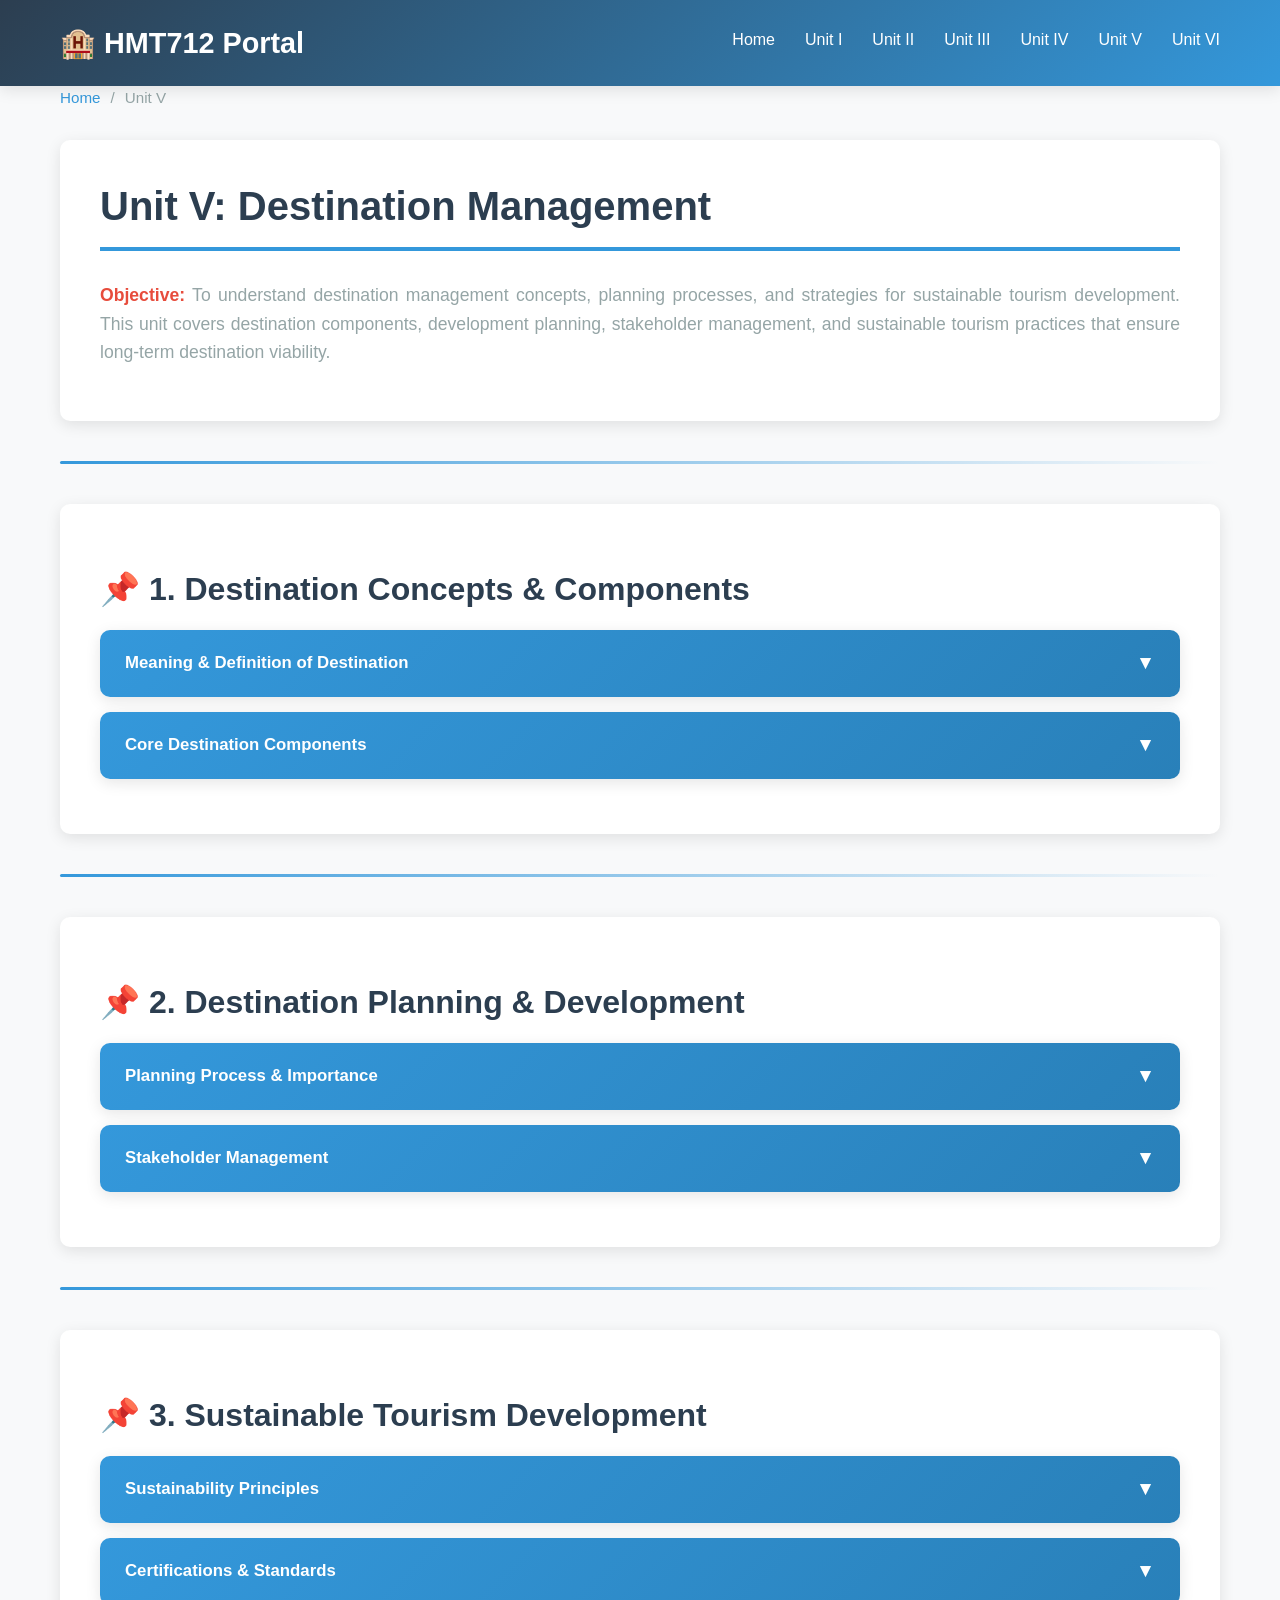
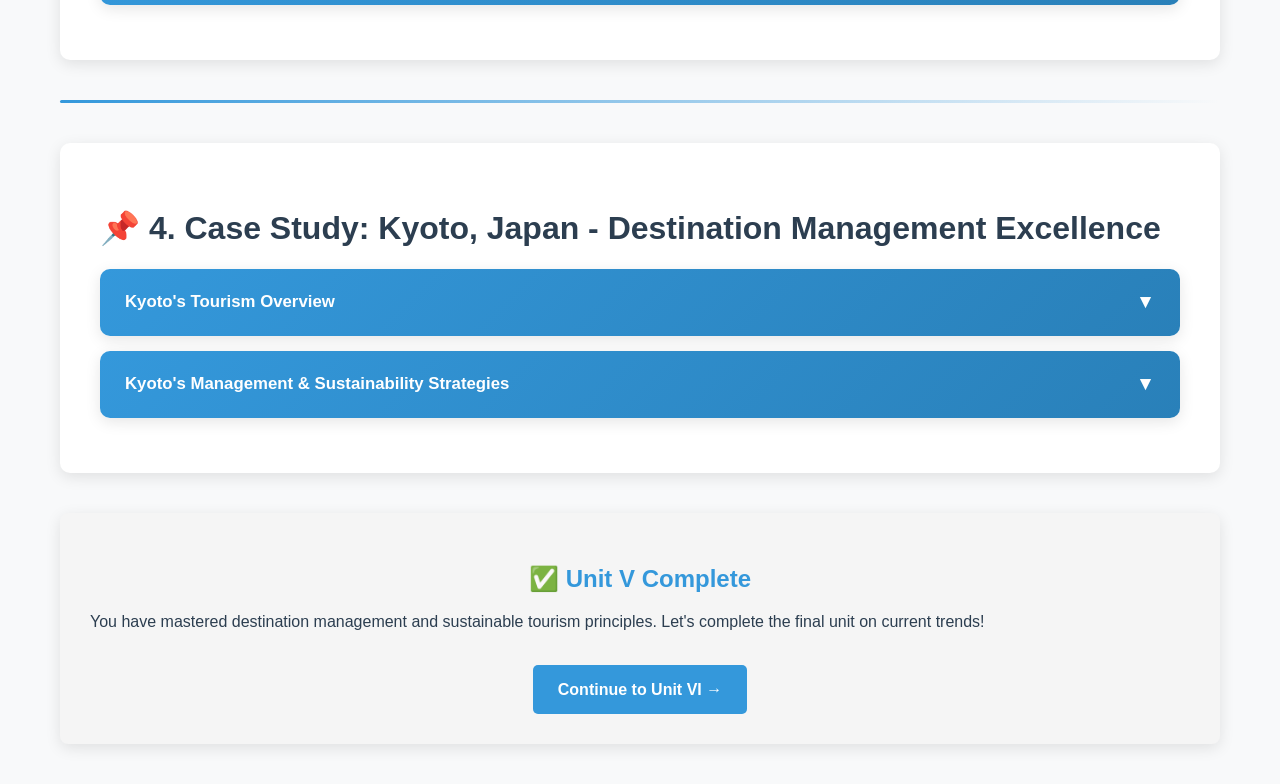
<file: unit5.html>
<!DOCTYPE html>
<html lang="en">

<head>
    <meta charset="UTF-8">
    <meta name="viewport" content="width=device-width, initial-scale=1.0">
    <title>Unit V: Destination Management - HMT712</title>
    <link rel="stylesheet" href="assets/css/style.css">
</head>

<body>

    <!-- Header & Navigation -->
    <header>
        <div class="header-container">
            <a href="index.html" class="logo">🏨 HMT712 Portal</a>
            <nav>
                <a href="index.html">Home</a>
                <a href="unit1.html">Unit I</a>
                <a href="unit2.html">Unit II</a>
                <a href="unit3.html">Unit III</a>
                <a href="unit4.html">Unit IV</a>
                <a href="unit5.html">Unit V</a>
                <a href="unit6.html">Unit VI</a>
            </nav>
            <button class="mobile-menu-toggle">☰</button>
        </div>
    </header>

    <!-- Main Content -->
    <main class="container">

        <!-- Breadcrumb -->
        <div class="breadcrumb">
            <a href="index.html">Home</a>
            <span>/</span>
            <span>Unit V</span>
        </div>

        <!-- Unit Header -->
        <div class="unit-container">
            <h1>Unit V: Destination Management</h1>
            <p style="font-size: 1.1rem; color: var(--gray); margin-top: 20px;">
                <strong>Objective:</strong> To understand destination management concepts, planning processes, and strategies for sustainable tourism development. This unit covers destination components, development planning, stakeholder management, and
                sustainable tourism practices that ensure long-term destination viability.
            </p>
        </div>

        <div class="section-divider"></div>

        <!-- Topic 1: Destination Concepts -->
        <div class="unit-container">
            <h2>📌 1. Destination Concepts & Components</h2>

            <div class="accordion">
                <div class="accordion-header">
                    <span>Meaning & Definition of Destination</span>
                    <span class="accordion-toggle">▼</span>
                </div>
                <div class="accordion-content">
                    <div class="accordion-body">
                        <div class="definition">
                            <strong>Tourism Destination:</strong> A geographic area comprising attractions, facilities, services, and infrastructure developed specifically to draw tourists and provide them with memorable experiences.
                        </div>

                        <h4>Destination Characteristics:</h4>
                        <ul class="bullet-list">
                            <li><strong>Geographic Identity:</strong> Specific location (city, region, country)</li>
                            <li><strong>Tourist Attractions:</strong> Natural, cultural, or built tourism products</li>
                            <li><strong>Infrastructure:</strong> Roads, airports, utilities, communications</li>
                            <li><strong>Facilities:</strong> Accommodations, restaurants, entertainment</li>
                            <li><strong>Services:</strong> Transportation, guides, information centers</li>
                            <li><strong>Community:</strong> Local residents and their culture</li>
                        </ul>

                        <h4>Levels of Destinations:</h4>
                        <ul class="bullet-list">
                            <li><strong>Micro Destination:</strong> Specific attraction (e.g., Taj Mahal)</li>
                            <li><strong>Meso Destination:</strong> City or region (e.g., Goa, Kerala)</li>
                            <li><strong>Macro Destination:</strong> Country or state (e.g., India, France)</li>
                            <li><strong>Mega Destination:</strong> Continent or collection of countries</li>
                        </ul>

                        <div class="example-box">
                            <strong>Destination Examples:</strong>
                            <ul style="margin-top: 10px; margin-left: 20px;">
                                <li><strong>Beach Destination:</strong> Goa, Bali, Maldives</li>
                                <li><strong>Cultural Destination:</strong> Kyoto (Japan), Agra (India), Rome</li>
                                <li><strong>Adventure Destination:</strong> Nepal Himalayas, Swiss Alps</li>
                                <li><strong>Urban Destination:</strong> New York, Paris, Dubai</li>
                            </ul>
                        </div>
                    </div>
                </div>
            </div>

            <div class="accordion">
                <div class="accordion-header">
                    <span>Core Destination Components</span>
                    <span class="accordion-toggle">▼</span>
                </div>
                <div class="accordion-content">
                    <div class="accordion-body">
                        <h4>Essential 6 Components of a Destination (6 A's):</h4>
                        <ul class="bullet-list">
                            <li><strong>Attractions:</strong> Natural, cultural, or built features drawing tourists</li>
                            <li><strong>Accessibility:</strong> Transportation and connectivity to destination</li>
                            <li><strong>Accommodation:</strong> Lodging facilities for tourists</li>
                            <li><strong>Amenities:</strong> Services and facilities supporting tourism</li>
                            <li><strong>Activities:</strong> Things to do and experiences available</li>
                            <li><strong>Ancillary Services:</strong> Supporting services like guides, information</li>
                        </ul>

                        <h4>Other Important Components:</h4>
                        <ul class="bullet-list">
                            <li><strong>Food & Beverage:</strong> Local cuisine and dining options</li>
                            <li><strong>Shopping:</strong> Local products and shopping districts</li>
                            <li><strong>Events & Festivals:</strong> Special occasions attracting visitors</li>
                            <li><strong>Security & Safety:</strong> Ensuring visitor safety and protection</li>
                            <li><strong>Environment:</strong> Natural resources and cleanliness</li>
                            <li><strong>Local Culture:</strong> Authentic experiences and hospitality</li>
                        </ul>

                        <h4>Destination Life Cycle (Butler's Model):</h4>
                        <ul class="bullet-list">
                            <li><strong>Exploration Stage:</strong> Few visitors, local control, minimal development</li>
                            <li><strong>Involvement Stage:</strong> Growing visitor numbers, local infrastructure development</li>
                            <li><strong>Development Stage:</strong> Rapid growth, external investment, modern facilities</li>
                            <li><strong>Consolidation Stage:</strong> Slowing growth, mature market, established businesses</li>
                            <li><strong>Stagnation Stage:</strong> Maximum carrying capacity reached, aging attractions</li>
                            <li><strong>Post-Stagnation:</strong> Decline, rejuvenation, or repositioning</li>
                        </ul>

                        <div class="key-point">
                            <strong>Exam Focus:</strong> Understanding destination components helps in managing tourism development and addressing inadequacies that limit tourist flows.
                        </div>
                    </div>
                </div>
            </div>
        </div>

        <div class="section-divider"></div>

        <!-- Topic 2: Destination Planning -->
        <div class="unit-container">
            <h2>📌 2. Destination Planning & Development</h2>

            <div class="accordion">
                <div class="accordion-header">
                    <span>Planning Process & Importance</span>
                    <span class="accordion-toggle">▼</span>
                </div>
                <div class="accordion-content">
                    <div class="accordion-body">
                        <div class="definition">
                            <strong>Destination Planning:</strong> The systematic process of creating long-term strategies to develop tourism infrastructure, market the destination, and manage sustainable growth.
                        </div>

                        <h4>Why Destination Planning is Critical:</h4>
                        <ul class="bullet-list">
                            <li><strong>Infrastructure Coordination:</strong> Ensuring roads, airports, utilities are developed systematically</li>
                            <li><strong>Resource Conservation:</strong> Protecting natural and cultural resources for future generations</li>
                            <li><strong>Economic Benefits:</strong> Maximizing revenue and employment opportunities</li>
                            <li><strong>Community Impact:</strong> Managing negative effects on local population</li>
                            <li><strong>Competitive Positioning:</strong> Differentiating destination in global market</li>
                            <li><strong>Quality Control:</strong> Maintaining high-quality tourism standards</li>
                        </ul>

                        <h4>Planning Levels:</h4>
                        <ul class="bullet-list">
                            <li><strong>Strategic Planning:</strong> Long-term vision (10-20 years), overall direction</li>
                            <li><strong>Master Planning:</strong> Detailed plan for physical development and facilities</li>
                            <li><strong>Development Planning:</strong> Step-by-step implementation strategies</li>
                            <li><strong>Marketing Planning:</strong> Promoting destination to target markets</li>
                            <li><strong>Management Planning:</strong> Day-to-day operations and resource management</li>
                        </ul>

                        <h4>Planning Process Steps:</h4>
                        <ol>
                            <li>Situation analysis (current resources, market demand, competition)</li>
                            <li>Goal and objective setting</li>
                            <li>Strategy development</li>
                            <li>Infrastructure and facility planning</li>
                            <li>Marketing and positioning strategies</li>
                            <li>Implementation and monitoring</li>
                            <li>Evaluation and adjustment</li>
                        </ol>

                        <div class="example-box">
                            <strong>Planning Success:</strong> Dubai's systematic planning transformed it from a small emirate into the world's top destination in 20 years by coordinating infrastructure, creating iconic attractions, and effective marketing.
                        </div>
                    </div>
                </div>
            </div>

            <div class="accordion">
                <div class="accordion-header">
                    <span>Stakeholder Management</span>
                    <span class="accordion-toggle">▼</span>
                </div>
                <div class="accordion-content">
                    <div class="accordion-body">
                        <h4>Key Destination Stakeholders:</h4>
                        <ul class="bullet-list">
                            <li><strong>Government:</strong> Policy maker, regulator, infrastructure provider</li>
                            <li><strong>Tourism Operators:</strong> Hotels, restaurants, tour companies</li>
                            <li><strong>Transportation Providers:</strong> Airlines, railways, road operators</li>
                            <li><strong>Local Communities:</strong> Residents whose lives are impacted</li>
                            <li><strong>NGOs:</strong> Environmental and cultural protection organizations</li>
                            <li><strong>Tourists:</strong> The target market seeking experiences</li>
                            <li><strong>Financial Institutions:</strong> Banks, investors funding development</li>
                        </ul>

                        <h4>Conflict Resolution Among Stakeholders:</h4>
                        <ul class="bullet-list">
                            <li><strong>Issue:</strong> Commercial interests vs. environmental conservation</li>
                            <li><strong>Solution:</strong> Sustainable tourism models balancing growth and protection</li>
                            <li><strong>Issue:</strong> Tourism development vs. local community interests</li>
                            <li><strong>Solution:</strong> Community engagement and benefit-sharing arrangements</li>
                            <li><strong>Issue:</strong> Short-term profits vs. long-term sustainability</li>
                            <li><strong>Solution:</strong> Regulation and standards enforcement</li>
                        </ul>

                        <h4>Community Participation:</h4>
                        <ul class="bullet-list">
                            <li>Including locals in planning process</li>
                            <li>Employment opportunities for community members</li>
                            <li>Cultural preservation programs</li>
                            <li>Revenue sharing arrangements</li>
                            <li>Training for hospitality careers</li>
                        </ul>

                        <div class="quick-revision">
                            <h4>Quick Notes:</h4>
                            <ul style="margin-left: 20px;">
                                <li>Successful destinations balance all stakeholder interests</li>
                                <li>Community support is essential for long-term success</li>
                                <li>Poor stakeholder management leads to tourism protests</li>
                            </ul>
                        </div>
                    </div>
                </div>
            </div>
        </div>

        <div class="section-divider"></div>

        <!-- Topic 3: Sustainable Tourism -->
        <div class="unit-container">
            <h2>📌 3. Sustainable Tourism Development</h2>

            <div class="accordion">
                <div class="accordion-header">
                    <span>Sustainability Principles</span>
                    <span class="accordion-toggle">▼</span>
                </div>
                <div class="accordion-content">
                    <div class="accordion-body">
                        <div class="definition">
                            <strong>Sustainable Tourism:</strong> Tourism development that meets present needs of tourists and host regions while preserving and enhancing future opportunities, balancing economic growth with environmental and social preservation.
                        </div>

                        <h4>Three Pillars of Sustainability:</h4>
                        <ul class="bullet-list">
                            <li><strong>Economic Sustainability:</strong> Ensuring tourism provides profitable business opportunities and employment</li>
                            <li><strong>Environmental Sustainability:</strong> Protecting natural resources, minimizing pollution and waste</li>
                            <li><strong>Social Sustainability:</strong> Preserving cultural heritage and benefiting local communities</li>
                        </ul>

                        <h4>Environmental Impacts of Tourism:</h4>
                        <ul class="bullet-list">
                            <li><strong>Negative:</strong> Pollution, habitat destruction, water depletion, carbon emissions</li>
                            <li><strong>Positive:</strong> Conservation funding, protection of endangered areas, environmental awareness</li>
                        </ul>

                        <h4>Social & Cultural Impacts:</h4>
                        <ul class="bullet-list">
                            <li><strong>Negative:</strong> Cultural erosion, social disruption, inequality</li>
                            <li><strong>Positive:</strong> Cultural preservation, pride, inter-cultural understanding</li>
                        </ul>

                        <h4>Sustainable Tourism Practices:</h4>
                        <ul class="bullet-list">
                            <li>Carrying capacity management (limiting visitor numbers)</li>
                            <li>Protected area management</li>
                            <li>Community-based tourism initiatives</li>
                            <li>Green building and operations</li>
                            <li>Waste management and recycling</li>
                            <li>Energy and water conservation</li>
                            <li>Local supply chains and employment</li>
                            <li>Cultural and heritage preservation</li>
                        </ul>

                        <div class="key-point">
                            <strong>Exam Focus:</strong> Sustainable tourism is not optional anymore. UNESCO, World Tourism Organization, and Governments increasingly enforce sustainability standards.
                        </div>
                    </div>
                </div>
            </div>

            <div class="accordion">
                <div class="accordion-header">
                    <span>Certifications & Standards</span>
                    <span class="accordion-toggle">▼</span>
                </div>
                <div class="accordion-content">
                    <div class="accordion-body">
                        <h4>Sustainability Certifications:</h4>
                        <ul class="bullet-list">
                            <li><strong>Green Globe Certification:</strong> International standard for sustainable tourism</li>
                            <li><strong>ISO 14001:</strong> Environmental management system certification</li>
                            <li><strong>Rainforest Alliance:</strong> Certifies eco-lodges and sustainable tourism businesses</li>
                            <li><strong>EarthCheck:</strong> Scientific certification for sustainable tourism</li>
                            <li><strong>LEED Certification:</strong> Green building standards</li>
                        </ul>

                        <h4>International Frameworks:</h4>
                        <ul class="bullet-list">
                            <li><strong>UN Sustainable Development Goals:</strong> Global frameworks for sustainable development</li>
                            <li><strong>UNESCO World Heritage Sites:</strong> Protected cultural and natural sites</li>
                            <li><strong>UNWTO Guidelines:</strong> United Nations World Tourism Organization recommendations</li>
                        </ul>

                        <div class="example-box">
                            <strong>Sustainable Destination:</strong> Costa Rica is a model sustainable destination with 26% protected land, eco-tourism focus, and large portion of revenue reinvested in conservation.
                        </div>
                    </div>
                </div>
            </div>
        </div>

        <div class="section-divider"></div>

        <!-- Topic 4: Case Study - Kyoto -->
        <div class="unit-container">
            <h2>📌 4. Case Study: Kyoto, Japan - Destination Management Excellence</h2>

            <div class="accordion">
                <div class="accordion-header">
                    <span>Kyoto's Tourism Overview</span>
                    <span class="accordion-toggle">▼</span>
                </div>
                <div class="accordion-content">
                    <div class="accordion-body">
                        <h4>Destination Profile:</h4>
                        <ul class="bullet-list">
                            <li>Japan's historical capital with 1,200+ years of heritage</li>
                            <li>Over 1,700 temples and shrines</li>
                            <li>25 traditional districts (geishas, arts, crafts)</li>
                            <li>8 million+ international and domestic visitors annually</li>
                            <li>One of Japan's top tourist destinations</li>
                        </ul>

                        <h4>Key Attractions:</h4>
                        <ul class="bullet-list">
                            <li><strong>Fushimi Inari Shrine:</strong> 1,000+ torii gates photographed by millions</li>
                            <li><strong>Arashiyama Bamboo Grove:</strong> Natural scenic beauty</li>
                            <li><strong>Kinkaku-ji (Golden Pavilion):</strong> UNESCO World Heritage Site</li>
                            <li><strong>Gion District:</strong> Traditional geisha quarter with restaurants and theaters</li>
                            <li><strong>Kiyomizu-dera:</strong> Historic temple with panoramic city views</li>
                        </ul>

                        <div class="example-box">
                            <strong>Tourism Impact:</strong> Kyoto has transformed from declining city in 1970s to major global destination, generating ¥1+ trillion annually while preserving heritage.
                        </div>
                    </div>
                </div>
            </div>

            <div class="accordion">
                <div class="accordion-header">
                    <span>Kyoto's Management & Sustainability Strategies</span>
                    <span class="accordion-toggle">▼</span>
                </div>
                <div class="accordion-content">
                    <div class="accordion-body">
                        <h4>Heritage Conservation Approach:</h4>
                        <ul class="bullet-list">
                            <li><strong>Architecture Preservation:</strong> Restricting modern buildings, maintaining traditional design</li>
                            <li><strong>Historic Districts Protection:</strong> Preserving geisha districts and their character</li>
                            <li><strong>Cultural Practices:</strong> Supporting traditional arts, customs, and festivals</li>
                            <li><strong>Temple-Shrine Management:</strong> Balancing public access with spiritual practice</li>
                        </ul>

                        <h4>Sustainable Visitor Management:</h4>
                        <ul class="bullet-list">
                            <li><strong>Capacity Limits:</strong> Managing visitors at popular sites like Bamboo Grove</li>
                            <li><strong>Seasonal Distribution:</strong> Promoting off-season visits through discounts and events</li>
                            <li><strong>Crowd Management:</strong> Designated paths and time restrictions at popular sites</li>
                            <li><strong>Geisha District Rules:</strong> Restrictions on photography and access to protect privacy</li>
                        </ul>

                        <h4>Infrastructure & Services:</h4>
                        <ul class="bullet-list">
                            <li>Excellent public transportation (trains, buses, bicycles)</li>
                            <li>Traditional ryokan (inns) alongside modern hotels</li>
                            <li>Diverse restaurants from traditional kaiseki to casual ramen</li>
                            <li>Traditional craft shops and experiences</li>
                            <li>English signage and tourism information in multiple languages</li>
                        </ul>

                        <h4>Community & Economic Benefits:</h4>
                        <ul class="bullet-list">
                            <li>Tourism supports traditional crafts, arts, and customs</li>
                            <li>Employment for local guides, restaurant staff, artisans</li>
                            <li>Revenue supports temple maintenance and cultural preservation</li>
                            <li>Local businesses (shops, restaurants) thrive on tourism</li>
                        </ul>

                        <h4>Challenges Faced & Solutions:</h4>
                        <ul class="bullet-list">
                            <li><strong>Overtourism:</strong> Solution - Spreading visitors to less-known sites, off-peak campaigns</li>
                            <li><strong>Cultural Erosion:</strong> Solution - Rules protecting geisha districts, temple access restrictions</li>
                            <li><strong>Congestion:</strong> Solution - Public transport, bicycle rentals, visitor education</li>
                            <li><strong>Snow Monkey Tourism Overload:</strong> Solution - Reservation systems, time slot management</li>
                        </ul>

                        <div class="key-point">
                            <strong>Lesson Learned:</strong> Kyoto demonstrates that successful tourism doesn't require sacrificing heritage. Strict destination management, community involvement, and sustainable practices create long-term success.
                        </div>

                        <div class="quick-revision">
                            <h4>Quick Notes:</h4>
                            <ul style="margin-left: 20px;">
                                <li>Kyoto balances tourism growth with heritage preservation</li>
                                <li>Strong urban planning prevents overdevelopment</li>
                                <li>Community support is maintained through benefit-sharing</li>
                            </ul>
                        </div>
                    </div>
                </div>
            </div>
        </div>

        <!-- Footer Section -->
        <section class="unit-container" style="margin-top: 40px; margin-bottom: 40px; text-align: center; padding: 30px; background: #f5f5f5; border-radius: 8px;">
            <h3>✅ Unit V Complete</h3>
            <p>You have mastered destination management and sustainable tourism principles. Let's complete the final unit on current trends!</p>
            <a href="unit6.html" class="btn btn-primary" style="margin-top: 15px;">Continue to Unit VI →</a>
        </section>

    </main>

    <script src="assets/js/script.js"></script>
</body>

</html>
</file>
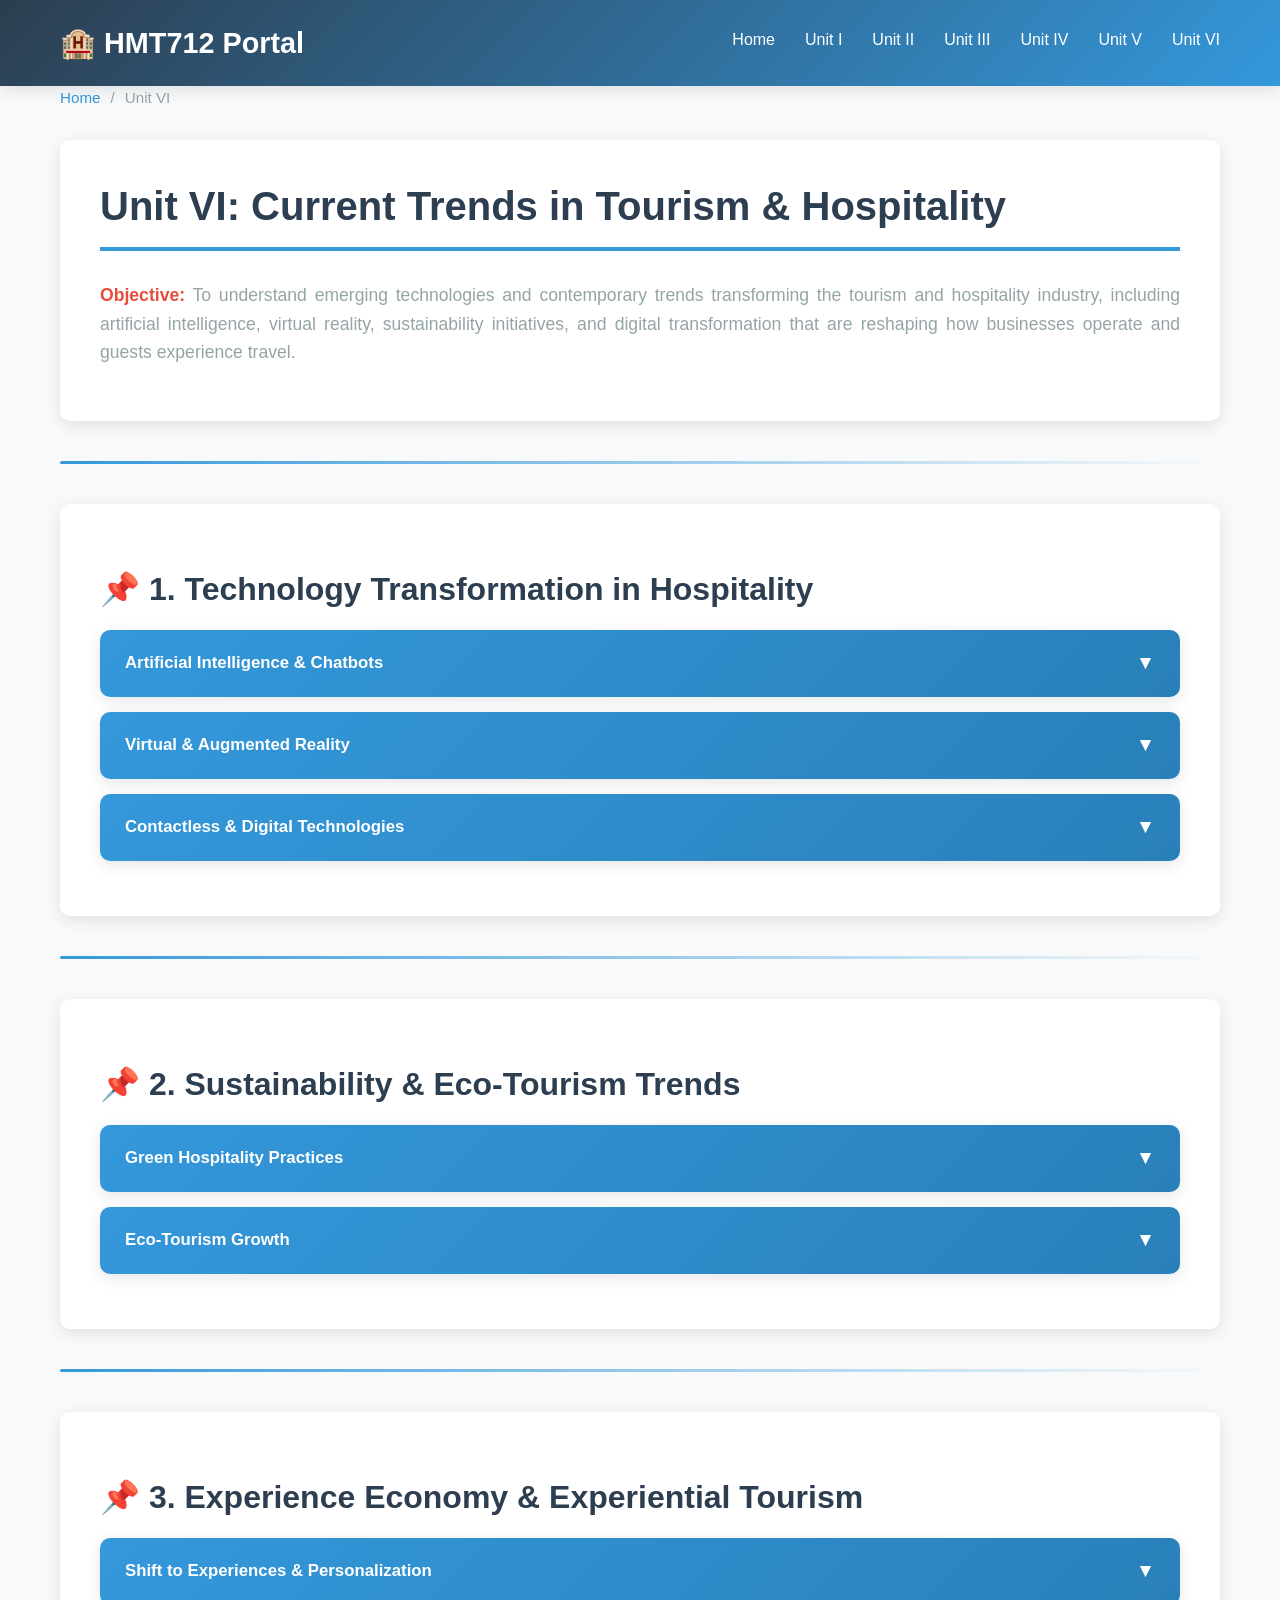
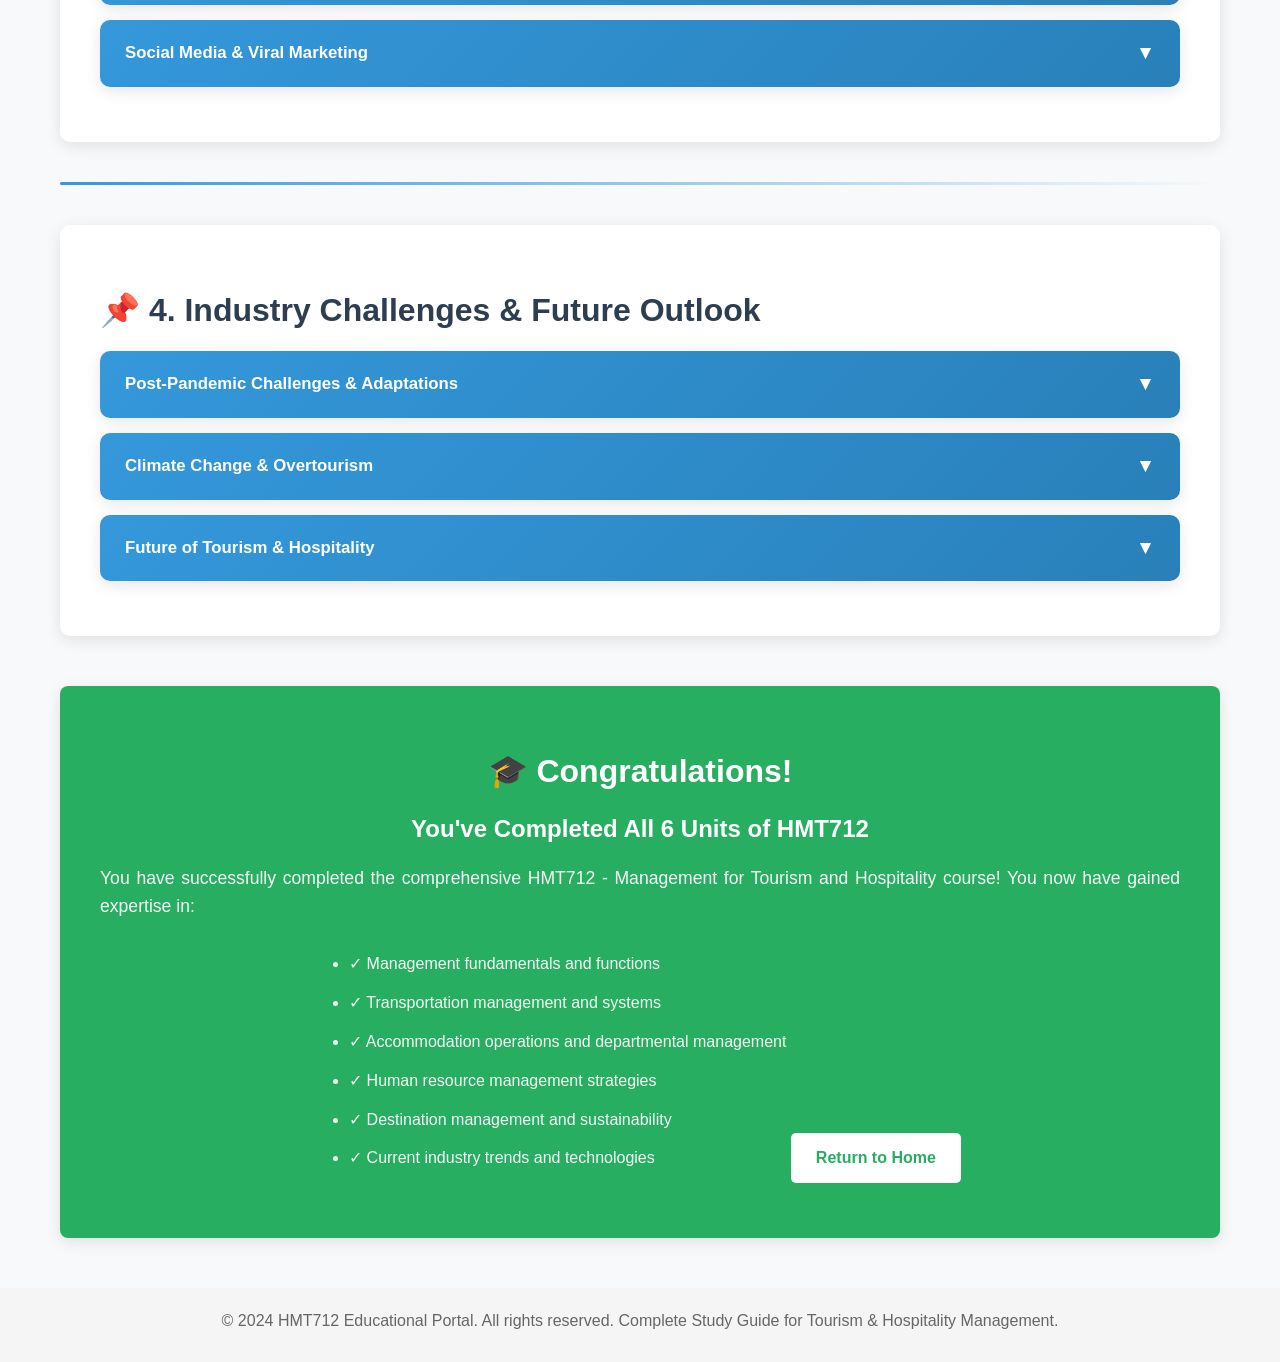
<file: unit6.html>
<!DOCTYPE html>
<html lang="en">

<head>
    <meta charset="UTF-8">
    <meta name="viewport" content="width=device-width, initial-scale=1.0">
    <title>Unit VI: Current Trends in Tourism & Hospitality - HMT712</title>
    <link rel="stylesheet" href="assets/css/style.css">
</head>

<body>

    <!-- Header & Navigation -->
    <header>
        <div class="header-container">
            <a href="index.html" class="logo">🏨 HMT712 Portal</a>
            <nav>
                <a href="index.html">Home</a>
                <a href="unit1.html">Unit I</a>
                <a href="unit2.html">Unit II</a>
                <a href="unit3.html">Unit III</a>
                <a href="unit4.html">Unit IV</a>
                <a href="unit5.html">Unit V</a>
                <a href="unit6.html">Unit VI</a>
            </nav>
            <button class="mobile-menu-toggle">☰</button>
        </div>
    </header>

    <!-- Main Content -->
    <main class="container">

        <!-- Breadcrumb -->
        <div class="breadcrumb">
            <a href="index.html">Home</a>
            <span>/</span>
            <span>Unit VI</span>
        </div>

        <!-- Unit Header -->
        <div class="unit-container">
            <h1>Unit VI: Current Trends in Tourism & Hospitality</h1>
            <p style="font-size: 1.1rem; color: var(--gray); margin-top: 20px;">
                <strong>Objective:</strong> To understand emerging technologies and contemporary trends transforming the tourism and hospitality industry, including artificial intelligence, virtual reality, sustainability initiatives, and digital transformation
                that are reshaping how businesses operate and guests experience travel.
            </p>
        </div>

        <div class="section-divider"></div>

        <!-- Topic 1: Technology Trends -->
        <div class="unit-container">
            <h2>📌 1. Technology Transformation in Hospitality</h2>

            <div class="accordion">
                <div class="accordion-header">
                    <span>Artificial Intelligence & Chatbots</span>
                    <span class="accordion-toggle">▼</span>
                </div>
                <div class="accordion-content">
                    <div class="accordion-body">
                        <div class="definition">
                            <strong>Artificial Intelligence (AI):</strong> Computer systems capable of performing tasks that typically require human intelligence, learning from experience, and making data-driven decisions.
                        </div>

                        <h4>AI Applications in Hospitality:</h4>
                        <ul class="bullet-list">
                            <li><strong>Chatbots & Virtual Assistants:</strong> 24/7 guest communication, reservations, inquiries</li>
                            <li><strong>Personalization:</strong> AI-powered recommendation systems for meals, activities</li>
                            <li><strong>Predictive Analytics:</strong> Forecasting occupancy, demand, and staffing needs</li>
                            <li><strong>Dynamic Pricing:</strong> Optimizing room rates based on demand and competition</li>
                            <li><strong>Revenue Management:</strong> Maximizing hotel revenue through intelligent pricing</li>
                            <li><strong>Housekeeping Optimization:</strong> Scheduling cleaning based on guest patterns</li>
                            <li><strong>Security Systems:</strong> Facial recognition, threat detection</li>
                            <li><strong>Energy Management:</strong> Optimizing heating, cooling, lighting systems</li>
                        </ul>

                        <h4>Benefits of AI Implementation:</h4>
                        <ul class="bullet-list">
                            <li>24/7 availability without human staff</li>
                            <li>Cost reduction in customer service</li>
                            <li>Improved accuracy in reservations and billing</li>
                            <li>Enhanced personalized guest experiences</li>
                            <li>Increased operational efficiency</li>
                            <li>Better decision-making through data analysis</li>
                        </ul>

                        <div class="example-box">
                            <strong>Industry Examples:</strong>
                            <ul style="margin-top: 10px; margin-left: 20px;">
                                <li>Marriott Hotels using AI for guest messaging and support</li>
                                <li>Accor Hotels implementing robots for room delivery</li>
                                <li>Hilton using AI-powered customer profiles</li>
                                <li>JustStay AI assistant for hotels</li>
                            </ul>
                        </div>

                        <div class="key-point">
                            <strong>Future Impact:</strong> AI is not replacing humans but enhancing efficiency, allowing staff to focus on high-value guest interactions and personalized service.
                        </div>
                    </div>
                </div>
            </div>

            <div class="accordion">
                <div class="accordion-header">
                    <span>Virtual & Augmented Reality</span>
                    <span class="accordion-toggle">▼</span>
                </div>
                <div class="accordion-content">
                    <div class="accordion-body">
                        <div class="definition">
                            <strong>Virtual Reality (VR):</strong> Immersive computer-generated environment experienced through headsets. <strong>Augmented Reality (AR):</strong> Digital elements overlaid on real-world environment.
                        </div>

                        <h4>VR/AR Applications in Tourism:</h4>
                        <ul class="bullet-list">
                            <li><strong>Pre-Booking Experience:</strong> Virtual hotel tours before booking</li>
                            <li><strong>Destination Exploration:</strong> 360° virtual tours of attractions</li>
                            <li><strong>Training:</strong> Staff training scenarios and emergency procedures</li>
                            <li><strong>Entertainment:</strong> Virtual experiences within hotels</li>
                            <li><strong>Navigation:</strong> AR-guided tours and wayfinding in hotels/cities</li>
                            <li><strong>Menu Visualization:</strong> AR menus showing dish appearance</li>
                            <li><strong>Cultural Heritage:</strong> Virtual reconstruction of historical sites</li>
                            <li><strong>Adventure Tourism:</strong> Virtual previews of extreme activities</li>
                        </ul>

                        <h4>Benefits:</h4>
                        <ul class="bullet-list">
                            <li>Increases booking confidence for guests</li>
                            <li>Enhances guest experience and engagement</li>
                            <li>Provides safe training environment</li>
                            <li>Allows destination marketing without physical presence</li>
                            <li>Creates memorable, shareable experiences</li>
                        </ul>

                        <div class="example-box">
                            <strong>Use Cases:</strong>
                            <ul style="margin-top: 10px; margin-left: 20px;">
                                <li>Thomas Cook using VR travel experiences before booking</li>
                                <li>Hotels offering VR tour experiences in lobbies</li>
                                <li>Virtual walking tours of historic cities</li>
                                <li>AR apps for museum and heritage site navigation</li>
                            </ul>
                        </div>

                        <div class="quick-revision">
                            <h4>Quick Notes:</h4>
                            <ul style="margin-left: 20px;">
                                <li>VR expected to become mainstream in travel planning by 2025</li>
                                <li>Reduces travel uncertainty and increases booking rates</li>
                                <li>Currently high implementation costs, but decreasing</li>
                            </ul>
                        </div>
                    </div>
                </div>
            </div>

            <div class="accordion">
                <div class="accordion-header">
                    <span>Contactless & Digital Technologies</span>
                    <span class="accordion-toggle">▼</span>
                </div>
                <div class="accordion-content">
                    <div class="accordion-body">
                        <div class="definition">
                            <strong>Contactless Technology:</strong> Systems allowing guest interaction without physical contact, particularly accelerated by COVID-19 pandemic needs.
                        </div>

                        <h4>Contactless Solutions:</h4>
                        <ul class="bullet-list">
                            <li><strong>Mobile Check-in/Check-out:</strong> Bypassing front desk entirely</li>
                            <li><strong>Keyless Entry:</strong> Digital room keys via mobile apps</li>
                            <li><strong>QR Code Menus:</strong> Digital dining menus without physical contact</li>
                            <li><strong>Mobile Payments:</strong> Wallet apps and cryptocurrency payments</li>
                            <li><strong>Touchless Elevators:</strong> Voice or gesture control</li>
                            <li><strong>Robotic Room Service:</strong> Automated delivery systems</li>
                            <li><strong>Self-Service Kiosks:</strong> Check-in, ordering, information terminals</li>
                            <li><strong>Biometric Authentication:</strong> Fingerprint and facial recognition access</li>
                        </ul>

                        <h4>Post-COVID Acceleration:</h4>
                        <ul class="bullet-list">
                            <li>Hotels operating with 50% staff during lockdowns</li>
                            <li>Rapid adoption of automation and digital services</li>
                            <li>Enhanced hygiene through contactless systems</li>
                            <li>Cost reduction through automation</li>
                            <li>Reduced human-to-human transmission risks</li>
                        </ul>

                        <div class="key-point">
                            <strong>New Normal:</strong> Contactless technology is now expected standard in hospitality, especially for health-conscious travelers.
                        </div>

                        <div class="example-box">
                            <strong>Adoption Leaders:</strong> Pacific hotels, Marriott properties, and luxury resorts pioneering contactless experiences post-COVID.
                        </div>
                    </div>
                </div>
            </div>
        </div>

        <div class="section-divider"></div>

        <!-- Topic 2: Sustainability Trends -->
        <div class="unit-container">
            <h2>📌 2. Sustainability & Eco-Tourism Trends</h2>

            <div class="accordion">
                <div class="accordion-header">
                    <span>Green Hospitality Practices</span>
                    <span class="accordion-toggle">▼</span>
                </div>
                <div class="accordion-content">
                    <div class="accordion-body">
                        <div class="definition">
                            <strong>Green Hospitality:</strong> Industry practices minimizing environmental impact through resource conservation, waste reduction, and sustainable operations.
                        </div>

                        <h4>Key Sustainability Initiatives:</h4>
                        <ul class="bullet-list">
                            <li><strong>Energy Efficiency:</strong> LED lighting, solar panels, smart HVAC</li>
                            <li><strong>Water Conservation:</strong> Low-flow fixtures, recycled water systems</li>
                            <li><strong>Waste Management:</strong> Recycling, composting, plastic reduction</li>
                            <li><strong>Sustainable Food Sources:</strong> Local, organic, fair-trade sourcing</li>
                            <li><strong>Green Building Certification:</strong> LEED, Green Globe certifications</li>
                            <li><strong>Employee Engagement:</strong> Staff training in sustainability</li>
                            <li><strong>Guest Participation:</strong> Opt-in towel/linen reuse programs</li>
                            <li><strong>Carbon Offset Programs:</strong> Neutral carbon operations</li>
                        </ul>

                        <h4>Environmental Benefits:</h4>
                        <ul class="bullet-list">
                            <li>30-50% reduction in energy costs through efficiency</li>
                            <li>Reduced water consumption and waste generation</li>
                            <li>Lower carbon footprint and emissions</li>
                            <li>Preservation of natural resources</li>
                            <li>Protection of local ecosystems</li>
                        </ul>

                        <div class="example-box">
                            <strong>Sustainability Leaders:</strong>
                            <ul style="margin-top: 10px; margin-left: 20px;">
                                <li>Six Senses Resorts - 100% sustainable luxury</li>
                                <li>Accor Hotels - Net positive impact goal by 2030</li>
                                <li>Condor Hotels - Zero-waste operations</li>
                            </ul>
                        </div>

                        <div class="key-point">
                            <strong>Exam Focus:</strong> Sustainability is no longer optional - UNESCO and major tourism bodies mandate sustainable practices.
                        </div>
                    </div>
                </div>
            </div>

            <div class="accordion">
                <div class="accordion-header">
                    <span>Eco-Tourism Growth</span>
                    <span class="accordion-toggle">▼</span>
                </div>
                <div class="accordion-content">
                    <div class="accordion-body">
                        <h4>Eco-Tourism Definition & Features:</h4>
                        <ul class="bullet-list">
                            <li><strong>Definition:</strong> Responsible travel to natural areas conserving environment and supporting local communities</li>
                            <li><strong>Low Impact:</strong> Minimizing environmental footprint</li>
                            <li><strong>Community Benefit:</strong> Revenue supporting local populations</li>
                            <li><strong>Conservation Focus:</strong> Protected areas and wildlife preservation</li>
                            <li><strong>Education:</strong> Raising environmental awareness</li>
                            <li><strong>Authenticity:</strong> Genuine local experiences</li>
                        </ul>

                        <h4>Eco-Tourism Destinations:</h4>
                        <ul class="bullet-list">
                            <li><strong>Costa Rica:</strong> Rainforest and biodiversity tourism</li>
                            <li><strong>Galápagos Islands:</strong> Wildlife conservation tourism</li>
                            <li><strong>Norway:</strong> Northern lights and sustainable nature tourism</li>
                            <li><strong>Madagascar:</strong> Endemic species and ecosystem preservation</li>
                            <li><strong>Bhutan:</strong> High-value, low-impact tourism model</li>
                        </ul>

                        <h4>Eco-Lodge Characteristics:</h4>
                        <ul class="bullet-list">
                            <li>Blend with natural environment</li>
                            <li>Run on renewable energy</li>
                            <li>Zero waste commitment</li>
                            <li>Community employment</li>
                            <li>Wildlife protection programs</li>
                            <li>Education about ecosystems</li>
                        </ul>

                        <div class="quick-revision">
                            <h4>Quick Notes:</h4>
                            <ul style="margin-left: 20px;">
                                <li>Eco-tourism growing 5%+ annually globally</li>
                                <li>Premium pricing justified by conservation values</li>
                                <li>Future of tourism depends on sustainable practices</li>
                            </ul>
                        </div>
                    </div>
                </div>
            </div>
        </div>

        <div class="section-divider"></div>

        <!-- Topic 3: Experience Economy -->
        <div class="unit-container">
            <h2>📌 3. Experience Economy & Experiential Tourism</h2>

            <div class="accordion">
                <div class="accordion-header">
                    <span>Shift to Experiences & Personalization</span>
                    <span class="accordion-toggle">▼</span>
                </div>
                <div class="accordion-content">
                    <div class="accordion-body">
                        <div class="definition">
                            <strong>Experience Economy:</strong> Markets where companies curate forgettable events that engage customers in a memorable, personal way.
                        </div>

                        <h4>Experience Tourism Trends:</h4>
                        <ul class="bullet-list">
                            <li><strong>Personalization:</strong> Tailored experiences based on preferences</li>
                            <li><strong>Micro-Moments:</strong> Instagram-worthy experiences for social sharing</li>
                            <li><strong>Wellness Tourism:</strong> Spa, yoga, meditation retreats</li>
                            <li><strong>Adventure Tourism:</strong> Extreme sports and outdoor activities</li>
                            <li><strong>culinary Tourism:</strong> Food tours, cooking classes, farm-to-table</li>
                            <li><strong>Cultural Immersion:</strong> Authentic local cultural experiences</li>
                            <li><strong>Volunteer Tourism:</strong> Conservation and community projects</li>
                            <li><strong>Staycations:</strong> Local experiences vs. distant travel</li>
                        </ul>

                        <h4>Personalization Technology:</h4>
                        <ul class="bullet-list">
                            <li>AI-powered guest profiles and preferences</li>
                            <li>Customized room settings and amenities</li>
                            <li>Personalized activity recommendations</li>
                            <li>Custom dining experiences</li>
                            <li>Loyalty program personalization</li>
                        </ul>

                        <div class="example-box">
                            <strong>Experiential Examples:</strong>
                            <ul style="margin-top: 10px; margin-left: 20px;">
                                <li>Cooking classes in Italian farmhouses</li>
                                <li>Wildlife safari experiences in Africa</li>
                                <li>Yoga wellness retreats in Bali</li>
                                <li>Cultural trekking in Peru</li>
                                <li>Luxury glamping experiences</li>
                            </ul>
                        </div>

                        <div class="key-point">
                            <strong>Millennial & Gen-Z Preference:</strong> Younger travelers value experiences over material possessions, spending more on activities than accommodation.
                        </div>
                    </div>
                </div>
            </div>

            <div class="accordion">
                <div class="accordion-header">
                    <span>Social Media & Viral Marketing</span>
                    <span class="accordion-toggle">▼</span>
                </div>
                <div class="accordion-content">
                    <div class="accordion-body">
                        <h4>Social Media Impact on Tourism:</h4>
                        <ul class="bullet-list">
                            <li><strong>Instagrammable Moments:</strong> Designing spaces for social sharing</li>
                            <li><strong>Influencer Marketing:</strong> Travel influencers promoting destinations</li>
                            <li><strong>User-Generated Content:</strong> Guests as brand ambassadors</li>
                            <li><strong>Real-Time Reviews:</strong> Immediate feedback impacting bookings</li>
                            <li><strong>Community Building:</strong> Creating resonance with travelers</li>
                            <li><strong>Hashtag Campaigns:</strong> Viral destination marketing</li>
                        </ul>

                        <h4>Social Media Marketing Strategies:</h4>
                        <ul class="bullet-list">
                            <li>Instagram-worthy amenities and designs</li>
                            <li>Partnerships with travel influencers</li>
                            <li>Behind-the-scenes content showing authenticity</li>
                            <li>User-generated content contests</li>
                            <li>Real-time engagement on Twitter, TikTok</li>
                            <li>Video content on YouTube and social platforms</li>
                        </ul>

                        <div class="example-box">
                            <strong>Viral Success:</strong> Many destinations gained global recognition through social media (Santorini's white-washed buildings, Maldives overwater bungalows became popular through Instagram).
                        </div>
                    </div>
                </div>
            </div>
        </div>

        <div class="section-divider"></div>

        <!-- Topic 4: Industry Challenges & Future -->
        <div class="unit-container">
            <h2>📌 4. Industry Challenges & Future Outlook</h2>

            <div class="accordion">
                <div class="accordion-header">
                    <span>Post-Pandemic Challenges & Adaptations</span>
                    <span class="accordion-toggle">▼</span>
                </div>
                <div class="accordion-content">
                    <div class="accordion-body">
                        <h4>COVID-19 Impact & Recovery:</h4>
                        <ul class="bullet-list">
                            <li><strong>Impact:</strong> 70%+ drop in international arrivals in 2020</li>
                            <li><strong>Hotel Closures:</strong> Temporary and permanent shutdowns</li>
                            <li><strong>Labor Crisis:</strong> Mass layoffs and industry exodus</li>
                            <li><strong>Financial Strain:</strong> Reduced revenues and bankruptcies</li>
                            <li><strong>Supply Chain Disruption:</strong> Shortage of supplies and services</li>
                        </ul>

                        <h4>Recovery Strategies:</h4>
                        <ul class="bullet-list">
                            <li>Digital transformation acceleration</li>
                            <li>Automation of routine operations</li>
                            <li>Focus on domestic tourism</li>
                            <li>Enhanced hygiene and safety standards</li>
                            <li>Flexible booking and cancellation policies</li>
                            <li>Workc-from-anywhere travel packages</li>
                            <li>Staycation and local tourism promotion</li>
                        </ul>

                        <div class="key-point">
                            <strong>Industry Resilience:</strong> Tourism industry has proven resilient, recovering from 2008 financial crisis and now recovering from COVID-19.
                        </div>
                    </div>
                </div>
            </div>

            <div class="accordion">
                <div class="accordion-header">
                    <span>Climate Change & Overtourism</span>
                    <span class="accordion-toggle">▼</span>
                </div>
                <div class="accordion-content">
                    <div class="accordion-body">
                        <h4>Climate Change Impacts:</h4>
                        <ul class="bullet-list">
                            <li><strong>Destination Vulnerability:</strong> Sea-level rise threatening islands</li>
                            <li><strong>Seasonal Changes:</strong> Altered weather patterns affecting tourism</li>
                            <li><strong>Extreme Weather:</strong> Hurricanes, floods impacting operations</li>
                            <li><strong>Ecosystem Degradation:</strong> Loss of natural attractions</li>
                            <li><strong>Energy & Transport:</strong> Rising carbon footprint concerns</li>
                        </ul>

                        <h4>Overtourism Challenges:</h4>
                        <ul class="bullet-list">
                            <li><strong>Venice, Barcelona, Bali:</strong> Over capacity issues</li>
                            <li><strong>Infrastructure Strain:</strong> Roads, water systems overloaded</li>
                            <li><strong>Environmental Damage:</strong> Pollution and habitat destruction</li>
                            <li><strong>Social Resentment:</strong> Local communities opposing tourism</li>
                            <li><strong>Reduced Experience Quality:</strong> Crowding diminishes satisfaction</li>
                        </ul>

                        <h4>Solutions & Regulations:</h4>
                        <ul class="bullet-list">
                            <li>Visitor caps and reservation systems</li>
                            <li>De-concentration to alternative destinations</li>
                            <li>Carbon pricing for aviation</li>
                            <li>Community-based tourism development</li>
                            <li>Off-season promotion incentives</li>
                        </ul>

                        <div class="example-box">
                            <strong>Regulatory Actions:</strong> Vienna limiting Airbnb, Maldives implementing tourism tax, Kyoto restricting geisha district access - all managing overtourism.
                        </div>
                    </div>
                </div>
            </div>

            <div class="accordion">
                <div class="accordion-header">
                    <span>Future of Tourism & Hospitality</span>
                    <span class="accordion-toggle">▼</span>
                </div>
                <div class="accordion-content">
                    <div class="accordion-body">
                        <h4>Future Trends Outlook (2025-2030):</h4>
                        <ul class="bullet-list">
                            <li><strong>Automation:</strong> 60%+ of routine operations automated</li>
                            <li><strong>AI-Driven:</strong> Personalization at every touchpoint</li>
                            <li><strong>Sustainability:</strong> Net-zero carbon operations standard</li>
                            <li><strong>Virtual Experiences:</strong> VR pre-travel and hybrid tourism</li>
                            <li><strong>Local Focus:</strong> Hidden gem destinations replacing crowded centers</li>
                            <li><strong>Digital Nomads:</strong> Long-stay flexible accommodations</li>
                            <li><strong>Wellness Tourism:</strong> Health and mindfulness centers</li>
                            <li><strong>Blockchain:</strong> Transparent supply chains and verification</li>
                        </ul>

                        <h4>Skills Required for Future:</h4>
                        <ul class="bullet-list">
                            <li>Technology proficiency (AI, VR, digital platforms)</li>
                            <li>Data analysis and interpretation</li>
                            <li>Customer experience design</li>
                            <li>Sustainability management</li>
                            <li>Cultural intelligence and adaptability</li>
                            <li>Emotional intelligence and empathy</li>
                            <li>Creative problem-solving</li>
                        </ul>

                        <div class="key-point">
                            <strong>Career Outlook:</strong> Future hospitality professionals must blend technical skills with human touch, combining automation with personalization.
                        </div>

                        <div class="quick-revision">
                            <h4>Key Takeaways:</h4>
                            <ul style="margin-left: 20px;">
                                <li>Technology is transforming but not replacing hospitality</li>
                                <li>Sustainability is critical for industry survival</li>
                                <li>Experiences matter more than facilities</li>
                                <li>Adaptability and continuous learning essential</li>
                                <li>Tourism contributes $9 trillion to global GDP - it's vital</li>
                            </ul>
                        </div>
                    </div>
                </div>
            </div>
        </div>

        <!-- Completion Section -->
        <section class="unit-container" style="margin-top: 50px; margin-bottom: 50px; text-align: center; padding: 40px; background: linear-gradient(135deg, var(--success), #27ae60); color: white; border-radius: 8px;">
            <h2 style="color: white;">🎓 Congratulations!</h2>
            <h3 style="color: white; margin: 20px 0;">You've Completed All 6 Units of HMT712</h3>
            <p style="color: rgba(255,255,255,0.95); font-size: 1.1rem; margin-bottom: 30px;">
                You have successfully completed the comprehensive HMT712 - Management for Tourism and Hospitality course! You now have gained expertise in:
            </p>
            <ul style="text-align: left; display: inline-block; line-height: 2.2; color: rgba(255,255,255,0.95);">
                <li>✓ Management fundamentals and functions</li>
                <li>✓ Transportation management and systems</li>
                <li>✓ Accommodation operations and departmental management</li>
                <li>✓ Human resource management strategies</li>
                <li>✓ Destination management and sustainability</li>
                <li>✓ Current industry trends and technologies</li>
            </ul>
            <a href="index.html" class="btn btn-primary" style="margin-top: 30px; background: white; color: var(--success);">Return to Home</a>
        </section>

    </main>

    <footer style="text-align: center; padding: 20px; background: #f5f5f5; color: #666;">
        <p>&copy; 2024 HMT712 Educational Portal. All rights reserved. Complete Study Guide for Tourism & Hospitality Management.</p>
    </footer>

    <script src="assets/js/script.js"></script>
</body>

</html>
</file>
<file: assets/css/style.css>
/* ===========================
  Global Styles & Variables
  =========================== */

:root {
    --primary: #2c3e50;
    --secondary: #3498db;
    --accent: #e74c3c;
    --success: #27ae60;
    --warning: #f39c12;
    --light: #ecf0f1;
    --gray: #95a5a6;
    --white: #ffffff;
    --shadow: 0 4px 15px rgba(0, 0, 0, 0.1);
    --shadow-hover: 0 8px 25px rgba(0, 0, 0, 0.15);
}

* {
    margin: 0;
    padding: 0;
    box-sizing: border-box;
}

body {
    font-family: 'Segoe UI', Tahoma, Geneva, Verdana, sans-serif;
    line-height: 1.6;
    color: var(--primary);
    background-color: #f8f9fa;
}

html {
    scroll-behavior: smooth;
}


/* ===========================
  Typography
  =========================== */

h1,
h2,
h3,
h4,
h5,
h6 {
    color: var(--primary);
    font-weight: 600;
    margin-bottom: 15px;
    line-height: 1.3;
}

h1 {
    font-size: 2.5rem;
    border-bottom: 4px solid var(--secondary);
    padding-bottom: 15px;
    margin-bottom: 30px;
}

h2 {
    font-size: 2rem;
    margin-top: 25px;
    margin-bottom: 20px;
}

h3 {
    font-size: 1.5rem;
    color: var(--secondary);
    margin-top: 20px;
}

h4 {
    font-size: 1.2rem;
    color: var(--secondary);
}

p {
    margin-bottom: 15px;
    text-align: justify;
}

strong {
    color: var(--accent);
    font-weight: 600;
}


/* ===========================
  Header & Navigation
  =========================== */

header {
    background: linear-gradient(135deg, var(--primary) 0%, var(--secondary) 100%);
    color: var(--white);
    padding: 20px 0;
    box-shadow: var(--shadow);
    position: sticky;
    top: 0;
    z-index: 1000;
}

.header-container {
    max-width: 1200px;
    margin: 0 auto;
    padding: 0 20px;
    display: flex;
    justify-content: space-between;
    align-items: center;
}

.logo {
    font-size: 1.8rem;
    font-weight: 700;
    text-decoration: none;
    color: var(--white);
    transition: transform 0.3s;
}

.logo:hover {
    transform: scale(1.05);
}

nav {
    display: flex;
    gap: 30px;
    flex-wrap: wrap;
    align-items: center;
}

nav a {
    color: var(--white);
    text-decoration: none;
    font-weight: 500;
    transition: color 0.3s, border-bottom 0.3s;
    border-bottom: 2px solid transparent;
    padding-bottom: 5px;
}

nav a:hover {
    color: var(--light);
    border-bottom: 2px solid var(--light);
}

.mobile-menu-toggle {
    display: none;
    background: none;
    border: none;
    color: var(--white);
    font-size: 1.5rem;
    cursor: pointer;
}


/* ===========================
  Container & Layout
  =========================== */

.container {
    max-width: 1200px;
    margin: 0 auto;
    padding: 0 20px;
}

main {
    min-height: 80vh;
    padding: 40px 0;
}


/* ===========================
  Cards & Sections
  =========================== */

.card {
    background: var(--white);
    border-radius: 10px;
    padding: 25px;
    margin-bottom: 20px;
    box-shadow: var(--shadow);
    transition: transform 0.3s, box-shadow 0.3s;
}

.card:hover {
    transform: translateY(-5px);
    box-shadow: var(--shadow-hover);
}

.card-grid {
    display: grid;
    grid-template-columns: repeat(auto-fit, minmax(300px, 1fr));
    gap: 25px;
    margin-bottom: 40px;
}

.card-header {
    color: var(--secondary);
    font-size: 1.3rem;
    font-weight: 600;
    margin-bottom: 15px;
    display: flex;
    align-items: center;
    gap: 10px;
}

.icon {
    font-size: 1.5rem;
}


/* ===========================
  Accordions
  =========================== */

.accordion {
    background: var(--white);
    border-radius: 10px;
    overflow: hidden;
    margin-bottom: 15px;
    box-shadow: var(--shadow);
}

.accordion-header {
    background: linear-gradient(135deg, var(--secondary) 0%, #2980b9 100%);
    color: var(--white);
    padding: 18px 25px;
    cursor: pointer;
    font-size: 1.05rem;
    font-weight: 600;
    display: flex;
    justify-content: space-between;
    align-items: center;
    transition: background 0.3s;
}

.accordion-header:hover {
    background: linear-gradient(135deg, #2980b9 0%, #1f618d 100%);
}

.accordion-header.active {
    background: linear-gradient(135deg, var(--accent) 0%, #c0392b 100%);
}

.accordion-toggle {
    font-size: 1.2rem;
    transition: transform 0.3s;
}

.accordion-header.active .accordion-toggle {
    transform: rotate(180deg);
}

.accordion-content {
    max-height: 0;
    overflow: hidden;
    transition: max-height 0.4s ease-out;
    background: var(--white);
}

.accordion-content.active {
    max-height: 2000px;
    overflow: visible;
}

.accordion-body {
    padding: 25px;
    border-top: 3px solid var(--light);
}


/* ===========================
  Highlights & Callouts
  =========================== */

.definition {
    background: linear-gradient(to right, #ecf0f1, #ffffff);
    border-left: 5px solid var(--secondary);
    padding: 20px;
    margin: 20px 0;
    border-radius: 5px;
    font-style: italic;
    color: var(--primary);
}

.key-point {
    background: linear-gradient(to right, #fff4e6, #ffffff);
    border-left: 5px solid var(--warning);
    padding: 20px;
    margin: 20px 0;
    border-radius: 5px;
    font-weight: 500;
}

.quick-revision {
    background: linear-gradient(to right, #e8f8f5, #ffffff);
    border-left: 5px solid var(--success);
    padding: 20px;
    margin: 20px 0;
    border-radius: 5px;
}

.quick-revision h4 {
    color: var(--success);
    margin-bottom: 15px;
}

.example-box {
    background: #f5f5f5;
    border: 2px solid var(--gray);
    padding: 20px;
    margin: 20px 0;
    border-radius: 8px;
    font-size: 0.95rem;
}

.example-box strong {
    color: var(--secondary);
}


/* ===========================
  Lists & Bullets
  =========================== */

ul,
ol {
    margin-left: 30px;
    margin-bottom: 15px;
}

li {
    margin-bottom: 10px;
    line-height: 1.8;
}

.bullet-list li:before {
    content: "✓ ";
    color: var(--success);
    font-weight: 600;
    margin-right: 10px;
}


/* ===========================
  Tables
  =========================== */

table {
    width: 100%;
    border-collapse: collapse;
    margin: 20px 0;
    box-shadow: var(--shadow);
    border-radius: 8px;
    overflow: hidden;
}

table thead {
    background: linear-gradient(135deg, var(--primary) 0%, var(--secondary) 100%);
    color: var(--white);
}

table th {
    padding: 15px;
    text-align: left;
    font-weight: 600;
}

table td {
    padding: 12px 15px;
    border-bottom: 1px solid var(--light);
}

table tbody tr:hover {
    background: #f9f9f9;
}

table tbody tr:nth-child(even) {
    background: #f5f5f5;
}


/* ===========================
  Buttons
  =========================== */

button,
.btn {
    padding: 12px 25px;
    border: none;
    border-radius: 5px;
    font-size: 1rem;
    font-weight: 600;
    cursor: pointer;
    transition: all 0.3s;
    text-decoration: none;
    display: inline-block;
}

.btn-primary {
    background: var(--secondary);
    color: var(--white);
}

.btn-primary:hover {
    background: #2980b9;
    transform: translateY(-2px);
    box-shadow: 0 6px 20px rgba(52, 152, 219, 0.3);
}

.btn-secondary {
    background: var(--accent);
    color: var(--white);
}

.btn-secondary:hover {
    background: #c0392b;
    transform: translateY(-2px);
    box-shadow: 0 6px 20px rgba(231, 76, 60, 0.3);
}


/* ===========================
  Footer
  =========================== */

footer {
    background: var(--primary);
    color: var(--white);
    padding: 30px 0;
    margin-top: 50px;
    text-align: center;
}

footer p {
    margin-bottom: 8px;
    text-align: center;
}


/* ===========================
  Homepage Specific
  =========================== */

.hero-section {
    background: linear-gradient(135deg, var(--primary) 0%, var(--secondary) 100%);
    color: var(--white);
    padding: 60px 20px;
    text-align: center;
    border-radius: 10px;
    margin-bottom: 50px;
}

.hero-section h1 {
    color: var(--white);
    border-bottom: 4px solid var(--white);
    font-size: 3rem;
}

.hero-section p {
    font-size: 1.2rem;
    margin-bottom: 20px;
}

.course-outcomes {
    background: var(--white);
    padding: 40px 25px;
    border-radius: 10px;
    box-shadow: var(--shadow);
}

.course-outcomes h2 {
    text-align: center;
    color: var(--secondary);
}

.outcomes-grid {
    display: grid;
    grid-template-columns: repeat(auto-fit, minmax(280px, 1fr));
    gap: 25px;
    margin-top: 30px;
}

.outcome-card {
    background: linear-gradient(135deg, #e8f4f8 0%, #d5e8ed 100%);
    padding: 20px;
    border-radius: 8px;
    border-left: 5px solid var(--secondary);
    transition: all 0.3s;
}

.outcome-card:hover {
    transform: translateY(-5px);
    box-shadow: 0 8px 20px rgba(52, 152, 219, 0.2);
}

.outcome-card p {
    text-align: left;
    margin: 0;
}

.units-overview {
    margin-top: 50px;
}

.unit-card {
    background: var(--white);
    border-radius: 10px;
    overflow: hidden;
    box-shadow: var(--shadow);
    transition: all 0.3s;
    text-decoration: none;
    color: var(--primary);
}

.unit-card:hover {
    transform: translateY(-8px);
    box-shadow: var(--shadow-hover);
}

.unit-card-header {
    background: linear-gradient(135deg, var(--secondary) 0%, #2980b9 100%);
    color: var(--white);
    padding: 20px;
    font-size: 1.3rem;
    font-weight: 600;
}

.unit-card-body {
    padding: 20px;
}

.unit-card-body p {
    color: var(--gray);
    font-size: 0.95rem;
    margin-bottom: 15px;
}

.topics-list {
    list-style: none;
    margin: 0;
    padding: 0;
}

.topics-list li {
    padding: 8px 0;
    color: var(--secondary);
    font-weight: 500;
    margin: 0;
}


/* ===========================
  Unit Pages Specific
  =========================== */

.unit-container {
    background: var(--white);
    padding: 40px;
    border-radius: 10px;
    box-shadow: var(--shadow);
    margin-bottom: 40px;
}

.breadcrumb {
    display: flex;
    gap: 10px;
    margin-bottom: 30px;
    font-size: 0.95rem;
}

.breadcrumb a {
    color: var(--secondary);
    text-decoration: none;
    transition: color 0.3s;
}

.breadcrumb a:hover {
    color: var(--accent);
}

.breadcrumb span {
    color: var(--gray);
}

.section-divider {
    height: 3px;
    background: linear-gradient(to right, var(--secondary), transparent);
    margin: 40px 0;
    border-radius: 2px;
}

.summary-box {
    background: linear-gradient(to right, #ecf0f1, #ffffff);
    border: 2px solid var(--secondary);
    padding: 25px;
    border-radius: 8px;
    margin: 30px 0;
}

.summary-box h3 {
    color: var(--secondary);
    margin-bottom: 20px;
}

.summary-box ul {
    margin-bottom: 0;
}


/* ===========================
  Case Study
  =========================== */

.case-study {
    background: linear-gradient(135deg, #fff9e6, #fffef0);
    border: 3px solid var(--warning);
    border-radius: 10px;
    padding: 30px;
    margin: 30px 0;
}

.case-study h3 {
    color: var(--warning);
    margin-bottom: 15px;
    display: flex;
    align-items: center;
    gap: 10px;
}

.case-study p {
    margin-bottom: 15px;
}


/* ===========================
  Flowchart/Diagram
  =========================== */

.flowchart {
    display: flex;
    flex-direction: column;
    align-items: center;
    margin: 30px 0;
    gap: 0;
}

.flow-item {
    background: var(--secondary);
    color: var(--white);
    padding: 20px 30px;
    border-radius: 8px;
    font-weight: 600;
    text-align: center;
    min-width: 200px;
    margin: 15px 0;
}

.flow-arrow {
    font-size: 1.5rem;
    color: var(--secondary);
    margin: 10px 0;
}


/* ===========================
  Responsive Design
  =========================== */

@media (max-width: 768px) {
    h1 {
        font-size: 1.8rem;
    }
    h2 {
        font-size: 1.5rem;
    }
    h3 {
        font-size: 1.2rem;
    }
    .header-container {
        flex-direction: column;
        gap: 15px;
    }
    nav {
        gap: 15px;
        flex-direction: column;
        width: 100%;
        text-align: center;
    }
    .mobile-menu-toggle {
        display: block;
    }
    .card-grid {
        grid-template-columns: 1fr;
    }
    .outcomes-grid {
        grid-template-columns: 1fr;
    }
    .unit-container {
        padding: 20px;
    }
    .container {
        padding: 0 15px;
    }
    main {
        padding: 20px 0;
    }
    .hero-section h1 {
        font-size: 2rem;
    }
    table {
        font-size: 0.9rem;
    }
    table th,
    table td {
        padding: 10px;
    }
    .accordion-body {
        padding: 15px;
    }
}

@media (max-width: 480px) {
    h1 {
        font-size: 1.5rem;
    }
    h2 {
        font-size: 1.2rem;
    }
    .hero-section h1 {
        font-size: 1.5rem;
    }
    nav {
        gap: 10px;
    }
    .card {
        padding: 15px;
    }
    .accordion-header {
        padding: 12px 15px;
        font-size: 0.95rem;
    }
    .accordion-body {
        padding: 12px;
    }
    button,
    .btn {
        padding: 10px 15px;
        font-size: 0.9rem;
    }
}
</file>
